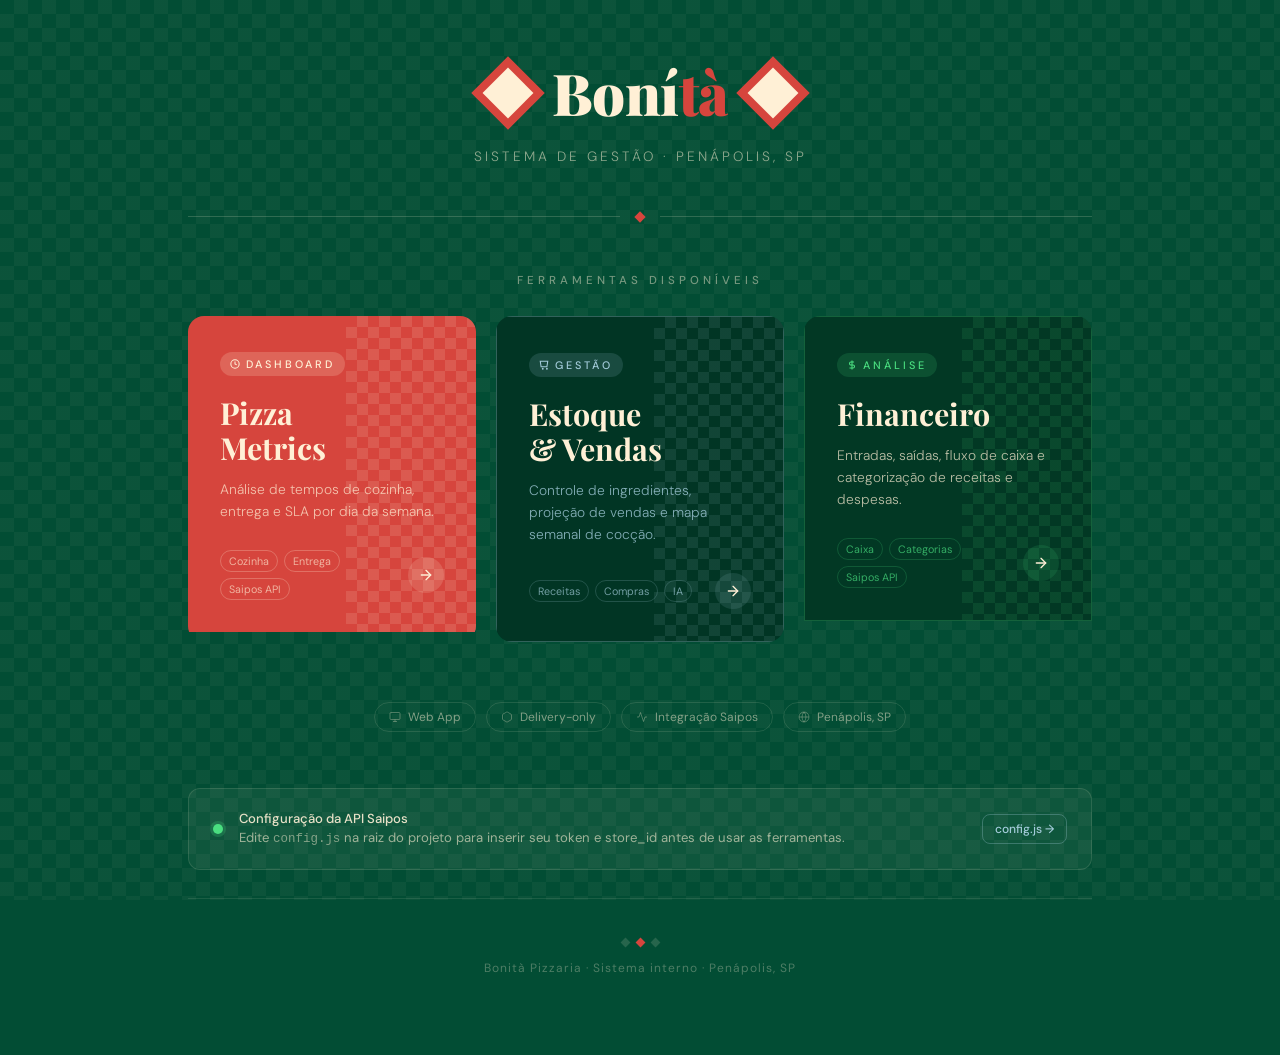
<file: index.html>
<!DOCTYPE html>
<html lang="pt-BR">
<head>
<meta charset="UTF-8">
<meta name="viewport" content="width=device-width, initial-scale=1.0">
<title>Bonità Pizzaria — Sistema</title>
<link rel="preconnect" href="https://fonts.googleapis.com">
<link rel="preconnect" href="https://fonts.gstatic.com" crossorigin>
<link href="https://fonts.googleapis.com/css2?family=Playfair+Display:wght@700;900&family=DM+Sans:wght@300;400;500&display=swap" rel="stylesheet">
<style>
  :root {
    --red:    #D6453D;
    --green:  #024D34;
    --cream:  #FFF0D6;
    --blue:   #A3CBD9;
    --green-dark: #013524;
    --green-mid:  #035e40;
    --checker-size: 28px;
  }

  *, *::before, *::after { box-sizing: border-box; margin: 0; padding: 0; }

  body {
    font-family: 'DM Sans', sans-serif;
    background-color: var(--green);
    color: var(--cream);
    min-height: 100vh;
    overflow-x: hidden;
  }

  /* ── CHECKER BACKGROUND ── */
  .checker-bg {
    position: fixed;
    inset: 0;
    background-image:
      repeating-conic-gradient(
        rgba(255,240,214,0.045) 0% 25%,
        transparent 0% 50%
      );
    background-size: var(--checker-size) var(--checker-size);
    pointer-events: none;
    z-index: 0;
  }

  /* ── LAYOUT ── */
  .page {
    position: relative;
    z-index: 1;
    max-width: 960px;
    margin: 0 auto;
    padding: 0 28px 80px;
  }

  /* ── HEADER ── */
  header {
    display: flex;
    flex-direction: column;
    align-items: center;
    padding: 64px 0 48px;
    text-align: center;
  }

  .logo-lockup {
    display: flex;
    align-items: center;
    gap: 18px;
    margin-bottom: 20px;
  }

  .logo-diamond {
    width: 52px;
    height: 52px;
    background: var(--red);
    transform: rotate(45deg);
    flex-shrink: 0;
    position: relative;
  }
  .logo-diamond::after {
    content: '';
    position: absolute;
    inset: 8px;
    background: var(--cream);
    transform: none;
  }

  .brand-name {
    font-family: 'Playfair Display', serif;
    font-size: clamp(2.4rem, 5vw, 3.6rem);
    font-weight: 900;
    color: var(--cream);
    letter-spacing: -0.5px;
    line-height: 1;
  }
  .brand-name span {
    color: var(--red);
  }

  .brand-tagline {
    font-size: 0.85rem;
    font-weight: 300;
    letter-spacing: 3px;
    text-transform: uppercase;
    color: rgba(255,240,214,0.55);
    margin-top: 6px;
  }

  /* ── DIVIDER ── */
  .divider {
    width: 100%;
    display: flex;
    align-items: center;
    gap: 16px;
    margin-bottom: 52px;
  }
  .divider-line {
    flex: 1;
    height: 1px;
    background: rgba(255,240,214,0.18);
  }
  .divider-diamond {
    width: 8px;
    height: 8px;
    background: var(--red);
    transform: rotate(45deg);
    flex-shrink: 0;
  }

  /* ── SECTION LABEL ── */
  .section-label {
    font-size: 0.72rem;
    font-weight: 500;
    letter-spacing: 4px;
    text-transform: uppercase;
    color: rgba(255,240,214,0.45);
    text-align: center;
    margin-bottom: 28px;
  }

  /* ── CARDS GRID ── */
  .cards-grid {
    display: grid;
    grid-template-columns: repeat(3, 1fr);
    gap: 20px;
    margin-bottom: 60px;
  }

  @media (max-width: 900px) {
    .cards-grid { grid-template-columns: 1fr 1fr; }
  }
  @media (max-width: 640px) {
    .cards-grid { grid-template-columns: 1fr; }
  }

  /* ── TOOL CARD ── */
  .tool-card {
    position: relative;
    border-radius: 16px;
    overflow: hidden;
    cursor: pointer;
    text-decoration: none;
    display: block;
    transition: transform 0.25s cubic-bezier(.22,.68,0,1.2), box-shadow 0.25s ease;
  }
  .tool-card:hover {
    transform: translateY(-6px) scale(1.01);
    box-shadow: 0 24px 60px rgba(0,0,0,0.35);
  }
  .tool-card:active { transform: translateY(-2px) scale(1.005); }

  .card-inner {
    padding: 36px 32px 32px;
    min-height: 280px;
    display: flex;
    flex-direction: column;
    justify-content: space-between;
    position: relative;
    overflow: hidden;
  }

  /* Card Coral — PizzaMetrics */
  .card-metrics .card-inner {
    background: var(--red);
  }
  .card-metrics .card-checker {
    position: absolute;
    right: 0; top: 0; bottom: 0;
    width: 45%;
    background-image:
      repeating-conic-gradient(
        rgba(255,240,214,0.12) 0% 25%,
        transparent 0% 50%
      );
    background-size: 22px 22px;
  }

  /* Card Blue — Estoque */
  .card-estoque .card-inner {
    background: var(--green-dark);
    border: 1px solid rgba(163,203,217,0.3);
  }
  .card-estoque .card-checker {
    position: absolute;
    right: 0; top: 0; bottom: 0;
    width: 45%;
    background-image:
      repeating-conic-gradient(
        rgba(163,203,217,0.10) 0% 25%,
        transparent 0% 50%
      );
    background-size: 22px 22px;
  }

  /* Card Verde — Financeiro */
  .card-financeiro .card-inner {
    background: #023824;
    border: 1px solid rgba(74,222,128,0.25);
  }
  .card-financeiro .card-checker {
    position: absolute;
    right: 0; top: 0; bottom: 0;
    width: 45%;
    background-image:
      repeating-conic-gradient(
        rgba(74,222,128,0.10) 0% 25%,
        transparent 0% 50%
      );
    background-size: 22px 22px;
  }
  .card-financeiro .card-tag {
    background: rgba(74,222,128,0.15);
    color: #4ade80;
  }
  .card-financeiro .pill {
    border-color: rgba(74,222,128,0.2);
    color: rgba(74,222,128,0.7);
  }
  .card-financeiro .card-arrow {
    background: rgba(74,222,128,0.12);
  }
  .card-financeiro:hover .card-arrow {
    background: rgba(74,222,128,0.22);
  }

  .card-tag {
    display: inline-flex;
    align-items: center;
    gap: 6px;
    font-size: 0.68rem;
    font-weight: 500;
    letter-spacing: 3px;
    text-transform: uppercase;
    padding: 5px 10px;
    border-radius: 20px;
    width: fit-content;
    position: relative;
    z-index: 1;
    margin-bottom: 20px;
  }
  .card-metrics .card-tag {
    background: rgba(255,240,214,0.18);
    color: var(--cream);
  }
  .card-estoque .card-tag {
    background: rgba(163,203,217,0.15);
    color: var(--blue);
  }

  .card-title {
    font-family: 'Playfair Display', serif;
    font-size: 1.9rem;
    font-weight: 700;
    color: var(--cream);
    line-height: 1.15;
    position: relative;
    z-index: 1;
    margin-bottom: 12px;
  }
  .card-estoque .card-title { color: var(--cream); }

  .card-desc {
    font-size: 0.86rem;
    font-weight: 300;
    color: rgba(255,240,214,0.72);
    line-height: 1.6;
    position: relative;
    z-index: 1;
    max-width: 220px;
  }
  .card-estoque .card-desc { color: rgba(163,203,217,0.8); }

  .card-footer {
    display: flex;
    align-items: center;
    justify-content: space-between;
    margin-top: 28px;
    position: relative;
    z-index: 1;
  }

  .card-pills {
    display: flex;
    gap: 6px;
    flex-wrap: wrap;
  }

  .pill {
    font-size: 0.67rem;
    font-weight: 400;
    padding: 3px 8px;
    border-radius: 20px;
    border: 1px solid rgba(255,240,214,0.25);
    color: rgba(255,240,214,0.65);
  }
  .card-estoque .pill {
    border-color: rgba(163,203,217,0.2);
    color: rgba(163,203,217,0.7);
  }

  .card-arrow {
    width: 36px;
    height: 36px;
    border-radius: 50%;
    display: flex;
    align-items: center;
    justify-content: center;
    flex-shrink: 0;
    transition: background 0.2s;
  }
  .card-metrics .card-arrow {
    background: rgba(255,240,214,0.15);
  }
  .card-metrics:hover .card-arrow {
    background: rgba(255,240,214,0.28);
  }
  .card-estoque .card-arrow {
    background: rgba(163,203,217,0.12);
  }
  .card-estoque:hover .card-arrow {
    background: rgba(163,203,217,0.22);
  }
  .card-arrow svg { color: var(--cream); }

  /* ── ICON BAR ── */
  .icon-bar {
    display: flex;
    justify-content: center;
    gap: 10px;
    flex-wrap: wrap;
    margin-bottom: 56px;
  }

  .icon-chip {
    display: flex;
    align-items: center;
    gap: 7px;
    font-size: 0.75rem;
    font-weight: 400;
    color: rgba(255,240,214,0.5);
    border: 1px solid rgba(255,240,214,0.12);
    border-radius: 20px;
    padding: 6px 14px;
  }
  .icon-chip svg { opacity: 0.6; }

  /* ── CONFIG BANNER ── */
  .config-banner {
    background: rgba(255,240,214,0.05);
    border: 1px solid rgba(255,240,214,0.12);
    border-radius: 12px;
    padding: 20px 24px;
    display: flex;
    align-items: center;
    gap: 16px;
    margin-bottom: 28px;
  }
  .config-dot {
    width: 10px; height: 10px;
    background: #4ade80;
    border-radius: 50%;
    flex-shrink: 0;
    box-shadow: 0 0 0 3px rgba(74,222,128,0.2);
    animation: pulse 2s ease-in-out infinite;
  }
  @keyframes pulse {
    0%,100% { box-shadow: 0 0 0 3px rgba(74,222,128,0.2); }
    50%      { box-shadow: 0 0 0 6px rgba(74,222,128,0.08); }
  }
  .config-text {
    font-size: 0.82rem;
    color: rgba(255,240,214,0.6);
    line-height: 1.5;
  }
  .config-text strong {
    color: rgba(255,240,214,0.9);
    font-weight: 500;
  }
  .config-link {
    margin-left: auto;
    font-size: 0.75rem;
    font-weight: 500;
    color: var(--blue);
    text-decoration: none;
    border: 1px solid rgba(163,203,217,0.3);
    padding: 6px 12px;
    border-radius: 8px;
    white-space: nowrap;
    transition: background 0.2s;
    flex-shrink: 0;
  }
  .config-link:hover { background: rgba(163,203,217,0.1); }

  /* ── FOOTER ── */
  footer {
    text-align: center;
    padding-top: 40px;
    border-top: 1px solid rgba(255,240,214,0.1);
  }
  .footer-diamonds {
    display: flex;
    align-items: center;
    justify-content: center;
    gap: 8px;
    margin-bottom: 14px;
  }
  .fd {
    width: 7px; height: 7px;
    transform: rotate(45deg);
  }
  .fd:nth-child(1) { background: rgba(255,240,214,0.15); }
  .fd:nth-child(2) { background: var(--red); }
  .fd:nth-child(3) { background: rgba(255,240,214,0.15); }
  .footer-text {
    font-size: 0.75rem;
    color: rgba(255,240,214,0.3);
    letter-spacing: 1px;
  }

  /* ── ENTRANCE ANIMATION ── */
  @keyframes fadeUp {
    from { opacity: 0; transform: translateY(20px); }
    to   { opacity: 1; transform: translateY(0); }
  }
  header         { animation: fadeUp 0.6s ease both; }
  .section-label { animation: fadeUp 0.6s ease 0.15s both; }
  .tool-card:nth-child(1) { animation: fadeUp 0.6s ease 0.25s both; }
  .tool-card:nth-child(2) { animation: fadeUp 0.6s ease 0.35s both; }
  .icon-bar       { animation: fadeUp 0.6s ease 0.45s both; }
  .config-banner  { animation: fadeUp 0.6s ease 0.5s both; }
  footer          { animation: fadeUp 0.6s ease 0.55s both; }
</style>
</head>
<body>

<div class="checker-bg"></div>

<div class="page">

  <!-- HEADER -->
  <header>
    <div class="logo-lockup">
      <div class="logo-diamond"></div>
      <div>
        <div class="brand-name">Boní<span>tà</span></div>
      </div>
      <div class="logo-diamond"></div>
    </div>
    <div class="brand-tagline">Sistema de Gestão · Penápolis, SP</div>
  </header>

  <!-- DIVIDER -->
  <div class="divider">
    <div class="divider-line"></div>
    <div class="divider-diamond"></div>
    <div class="divider-line"></div>
  </div>

  <!-- SECTION LABEL -->
  <p class="section-label">Ferramentas disponíveis</p>

  <!-- CARDS -->
  <div class="cards-grid">

    <!-- PIZZA METRICS -->
    <a href="pizza-metrics.html" class="tool-card card-metrics">
      <div class="card-inner">
        <div class="card-checker"></div>
        <div>
          <div class="card-tag">
            <svg width="10" height="10" viewBox="0 0 24 24" fill="none" stroke="currentColor" stroke-width="2.5"><circle cx="12" cy="12" r="10"/><polyline points="12 6 12 12 16 14"/></svg>
            Dashboard
          </div>
          <div class="card-title">Pizza<br>Metrics</div>
          <div class="card-desc">Análise de tempos de cozinha, entrega e SLA por dia da semana.</div>
        </div>
        <div class="card-footer">
          <div class="card-pills">
            <span class="pill">Cozinha</span>
            <span class="pill">Entrega</span>
            <span class="pill">Saipos API</span>
          </div>
          <div class="card-arrow">
            <svg width="16" height="16" viewBox="0 0 24 24" fill="none" stroke="currentColor" stroke-width="2" stroke-linecap="round" stroke-linejoin="round"><line x1="5" y1="12" x2="19" y2="12"/><polyline points="12 5 19 12 12 19"/></svg>
          </div>
        </div>
      </div>
    </a>

    <!-- ESTOQUE -->
    <a href="estoque.html" class="tool-card card-estoque">
      <div class="card-inner">
        <div class="card-checker"></div>
        <div>
          <div class="card-tag">
            <svg width="10" height="10" viewBox="0 0 24 24" fill="none" stroke="currentColor" stroke-width="2.5"><path d="M3 3h18l-2 13H5L3 3z"/><circle cx="9" cy="21" r="1"/><circle cx="19" cy="21" r="1"/></svg>
            Gestão
          </div>
          <div class="card-title">Estoque<br>&amp; Vendas</div>
          <div class="card-desc">Controle de ingredientes, projeção de vendas e mapa semanal de cocção.</div>
        </div>
        <div class="card-footer">
          <div class="card-pills">
            <span class="pill">Receitas</span>
            <span class="pill">Compras</span>
            <span class="pill">IA</span>
          </div>
          <div class="card-arrow">
            <svg width="16" height="16" viewBox="0 0 24 24" fill="none" stroke="currentColor" stroke-width="2" stroke-linecap="round" stroke-linejoin="round"><line x1="5" y1="12" x2="19" y2="12"/><polyline points="12 5 19 12 12 19"/></svg>
          </div>
        </div>
      </div>
    </a>

    <!-- FINANCEIRO -->
    <a href="financeiro.html" class="tool-card card-financeiro">
      <div class="card-inner">
        <div class="card-checker"></div>
        <div>
          <div class="card-tag">
            <svg width="10" height="10" viewBox="0 0 24 24" fill="none" stroke="currentColor" stroke-width="2.5"><line x1="12" y1="1" x2="12" y2="23"/><path d="M17 5H9.5a3.5 3.5 0 000 7h5a3.5 3.5 0 010 7H6"/></svg>
            Análise
          </div>
          <div class="card-title">Financeiro</div>
          <div class="card-desc">Entradas, saídas, fluxo de caixa e categorização de receitas e despesas.</div>
        </div>
        <div class="card-footer">
          <div class="card-pills">
            <span class="pill">Caixa</span>
            <span class="pill">Categorias</span>
            <span class="pill">Saipos API</span>
          </div>
          <div class="card-arrow">
            <svg width="16" height="16" viewBox="0 0 24 24" fill="none" stroke="currentColor" stroke-width="2" stroke-linecap="round" stroke-linejoin="round"><line x1="5" y1="12" x2="19" y2="12"/><polyline points="12 5 19 12 12 19"/></svg>
          </div>
        </div>
      </div>
    </a>

  </div>

  <!-- ICON BAR -->
  <div class="icon-bar">
    <div class="icon-chip">
      <svg width="12" height="12" viewBox="0 0 24 24" fill="none" stroke="currentColor" stroke-width="2"><rect x="2" y="3" width="20" height="14" rx="2"/><line x1="8" y1="21" x2="16" y2="21"/><line x1="12" y1="17" x2="12" y2="21"/></svg>
      Web App
    </div>
    <div class="icon-chip">
      <svg width="12" height="12" viewBox="0 0 24 24" fill="none" stroke="currentColor" stroke-width="2"><path d="M21 16V8a2 2 0 0 0-1-1.73l-7-4a2 2 0 0 0-2 0l-7 4A2 2 0 0 0 3 8v8a2 2 0 0 0 1 1.73l7 4a2 2 0 0 0 2 0l7-4A2 2 0 0 0 21 16z"/></svg>
      Delivery-only
    </div>
    <div class="icon-chip">
      <svg width="12" height="12" viewBox="0 0 24 24" fill="none" stroke="currentColor" stroke-width="2"><polyline points="22 12 18 12 15 21 9 3 6 12 2 12"/></svg>
      Integração Saipos
    </div>
    <div class="icon-chip">
      <svg width="12" height="12" viewBox="0 0 24 24" fill="none" stroke="currentColor" stroke-width="2"><circle cx="12" cy="12" r="10"/><line x1="2" y1="12" x2="22" y2="12"/><path d="M12 2a15.3 15.3 0 0 1 4 10 15.3 15.3 0 0 1-4 10 15.3 15.3 0 0 1-4-10 15.3 15.3 0 0 1 4-10z"/></svg>
      Penápolis, SP
    </div>
  </div>

  <!-- CONFIG BANNER -->
  <div class="config-banner">
    <div class="config-dot"></div>
    <div class="config-text">
      <strong>Configuração da API Saipos</strong><br>
      Edite <code style="font-size:0.78rem;opacity:0.8;">config.js</code> na raiz do projeto para inserir seu token e store_id antes de usar as ferramentas.
    </div>
    <a href="config.js" class="config-link">config.js →</a>
  </div>

  <!-- FOOTER -->
  <footer>
    <div class="footer-diamonds">
      <div class="fd"></div>
      <div class="fd"></div>
      <div class="fd"></div>
    </div>
    <div class="footer-text">Bonità Pizzaria · Sistema interno · Penápolis, SP</div>
  </footer>

</div>

</body>
</html>
</file>
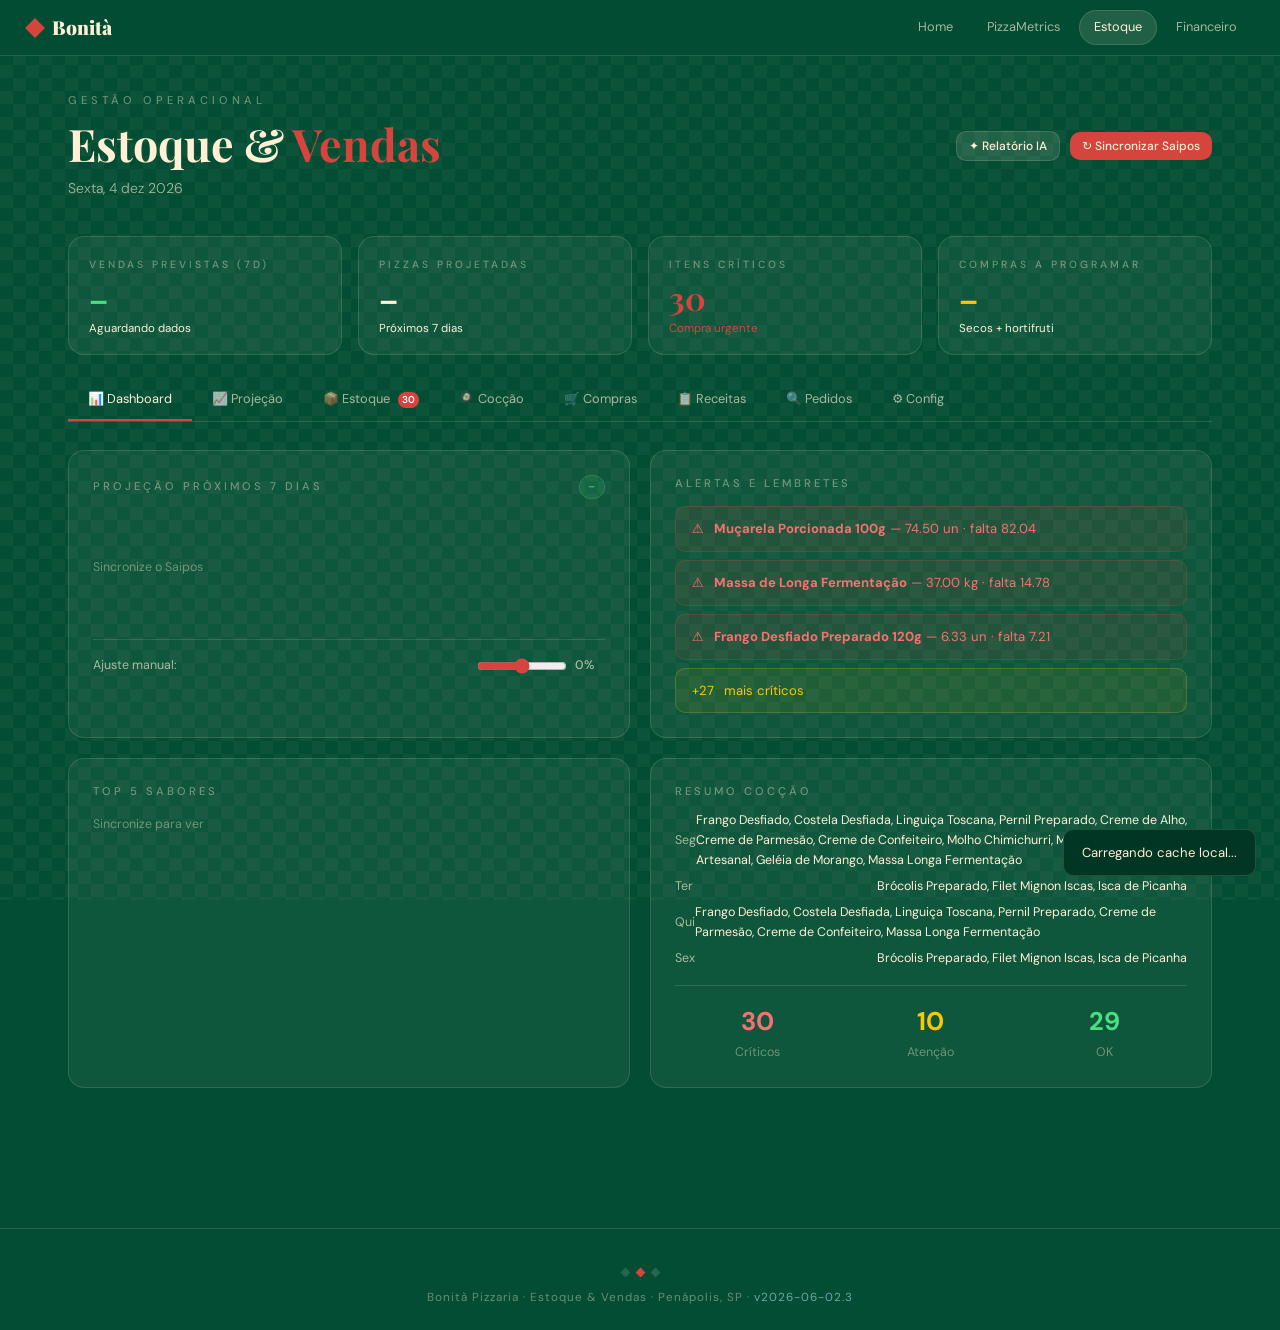
<file: estoque.html>
<!DOCTYPE html>
<html lang="pt-BR">
<head>
<meta charset="UTF-8">
<meta name="viewport" content="width=device-width, initial-scale=1.0">
<title>Estoque & Vendas — Bonità</title>
<link rel="stylesheet" href="style.css">
<script src="config.js"></script>
<style>
/* ── Extras específicos do Estoque — complementam style.css ── */

/* Nav tabs interna */
.inner-tabs {
  display: flex;
  gap: 0;
  border-bottom: 1px solid var(--border);
  margin-bottom: 28px;
  overflow-x: auto;
}
.inner-tab {
  padding: 11px 20px;
  font-size: .8rem;
  font-weight: 400;
  border: none;
  background: transparent;
  color: var(--text-muted);
  cursor: pointer;
  border-bottom: 2px solid transparent;
  white-space: nowrap;
  transition: all .18s;
  font-family: var(--font-body);
}
.inner-tab.active { color: var(--cream); border-bottom-color: var(--red); }
.inner-tab:hover  { color: var(--cream); }
.tab-badge-inner {
  display: inline-flex; align-items: center; justify-content: center;
  background: var(--red); color: white; font-size: 10px; font-weight: 600;
  min-width: 16px; height: 16px; border-radius: 8px; padding: 0 4px; margin-left: 5px;
}

/* Páginas internas */
.inner-page { display: none; }
.inner-page.active { display: block; }

/* Mini bar chart projeção */
.proj-bar-wrap { display: flex; gap: 6px; align-items: flex-end; height: 110px; }
.proj-bar-col  { flex: 1; display: flex; flex-direction: column; align-items: center; gap: 3px; }
.proj-bar {
  width: 100%; background: var(--green-light); border-radius: 3px 3px 0 0;
  transition: height .4s; min-height: 3px; opacity: .85;
}
.proj-bar.weekend { background: var(--red); opacity: .9; }
.proj-bar.hoje    { background: #fac800; }
.proj-bar-label { font-size: 9px; color: var(--text-faint); }
.proj-bar-value { font-size: 10px; font-weight: 500; color: var(--cream-dim); }

/* Barra de progresso */
.progress-bar { height: 5px; background: rgba(255,240,214,.1); border-radius: 3px; overflow: hidden; margin-top: 5px; }
.progress-fill { height: 100%; border-radius: 3px; transition: width .4s; }
.progress-fill.green { background: #4ade80; }
.progress-fill.red   { background: var(--red); }
.progress-fill.amber { background: #fac800; }

/* Cocção week grid */
.week-grid {
  display: grid;
  grid-template-columns: repeat(7, 1fr);
  gap: 10px;
  margin-bottom: 20px;
}
@media(max-width:700px){ .week-grid{ grid-template-columns: repeat(4,1fr); } }
.day-card { background: var(--bg-card); border: 1px solid var(--border); border-radius: var(--radius-md); overflow: hidden; }
.day-header {
  padding: 7px 8px; text-align: center; font-size: .6rem; font-weight: 500;
  letter-spacing: 2px; text-transform: uppercase; color: var(--text-faint);
  background: rgba(255,240,214,.04); border-bottom: 1px solid var(--border);
}
.day-header.today { background: var(--red); color: var(--cream); }
.day-items { padding: 8px; min-height: 70px; }
.cocao-item {
  background: rgba(250,200,0,.1); border: 1px solid rgba(250,200,0,.2);
  color: #fac800; border-radius: 5px; padding: 3px 6px; font-size: .68rem; margin-bottom: 3px;
}

/* Upload zone */
.upload-zone {
  border: 2px dashed var(--border); border-radius: var(--radius-lg);
  padding: 28px; text-align: center; cursor: pointer; transition: all .2s;
  background: rgba(255,240,214,.03);
}
.upload-zone:hover, .upload-zone.drag-over {
  border-color: var(--green-light); background: rgba(255,240,214,.06);
}
.upload-icon { font-size: 28px; margin-bottom: 6px; }
.upload-title { font-weight: 500; font-size: .85rem; color: var(--cream); margin-bottom: 3px; }
.upload-hint  { font-size: .73rem; color: var(--text-faint); }

/* AI Chat */
.ai-panel {
  background: var(--bg-card); border: 1px solid var(--border); border-radius: var(--radius-lg);
  display: flex; flex-direction: column; height: 400px;
}
.ai-panel-header {
  padding: 12px 16px; border-bottom: 1px solid var(--border);
  display: flex; align-items: center; gap: 8px;
}
.ai-dot { width: 7px; height: 7px; background: #4ade80; border-radius: 50%; animation: pulse 2s infinite; }
.ai-messages { flex: 1; overflow-y: auto; padding: 14px; display: flex; flex-direction: column; gap: 10px; }
.msg { max-width: 85%; padding: 9px 13px; border-radius: var(--radius-md); font-size: .82rem; line-height: 1.55; }
.msg-ai   { background: rgba(163,203,217,.1); color: var(--cream); align-self: flex-start; border: 1px solid rgba(163,203,217,.15); }
.msg-user { background: rgba(214,69,61,.15);  color: var(--cream); align-self: flex-end;   border: 1px solid rgba(214,69,61,.2); }
.msg-loading { background: rgba(163,203,217,.08); align-self: flex-start; padding: 12px 14px; }
.dot-typing span {
  display: inline-block; width: 5px; height: 5px; background: var(--blue);
  border-radius: 50%; animation: blink 1.2s infinite; margin: 0 2px;
}
.dot-typing span:nth-child(2) { animation-delay: .2s; }
.dot-typing span:nth-child(3) { animation-delay: .4s; }
@keyframes blink { 0%,80%,100%{opacity:.2} 40%{opacity:1} }
.ai-input-row { padding: 10px 12px; border-top: 1px solid var(--border); display: flex; gap: 8px; }
.ai-input {
  flex: 1; background: transparent; border: none; outline: none; color: var(--cream);
  font-family: var(--font-body); font-size: .82rem;
}
.ai-input::placeholder { color: var(--text-faint); }
.btn-send {
  background: var(--red); color: var(--cream); border: none; border-radius: var(--radius-sm);
  width: 30px; height: 30px; cursor: pointer; font-size: 1rem;
  display: flex; align-items: center; justify-content: center; transition: background .18s;
}
.btn-send:hover { background: var(--red-dark); }

/* Tabela interna */
.tbl-wrap { overflow-x: auto; border-radius: var(--radius-md); border: 1px solid var(--border); max-height: 480px; overflow-y: auto; }
.tbl { width: 100%; border-collapse: collapse; font-size: .82rem; }
.tbl th {
  padding: 9px 12px; font-size: .62rem; font-weight: 500; letter-spacing: 2px;
  text-transform: uppercase; color: var(--text-faint);
  border-bottom: 1px solid var(--border); text-align: left; position: sticky; top: 0;
  background: var(--green-dark);
}
.tbl td { padding: 8px 12px; border-bottom: 1px solid rgba(255,240,214,.05); color: var(--text-muted); vertical-align: middle; }
.tbl tr:last-child td { border-bottom: none; }
.tbl tr:hover td { background: var(--cream-faint); }

/* Config section */
.cfg-section {
  background: var(--bg-card); border: 1px solid var(--border);
  border-radius: var(--radius-lg); padding: 20px; margin-bottom: 16px;
}
.cfg-title {
  font-weight: 500; font-size: .82rem; margin-bottom: 14px;
  padding-bottom: 10px; border-bottom: 1px solid var(--border);
  display: flex; align-items: center; gap: 8px; color: var(--cream);
}

/* Status dot */
.sdot { width: 8px; height: 8px; border-radius: 50%; display: inline-block; }
.sdot.ok   { background: #4ade80; }
.sdot.warn { background: #fac800; }
.sdot.err  { background: var(--red); }

/* Separator */
.sep { height: 1px; background: var(--border); margin: 16px 0; }

/* Utilitários locais */
.bold { font-weight: 500; }
.small { font-size: .78rem; }
.grid-4 { display: grid; grid-template-columns: repeat(4,1fr); gap: 16px; }
.grid-3 { display: grid; grid-template-columns: repeat(3,1fr); gap: 14px; }
@media(max-width:900px){ .grid-4{ grid-template-columns: repeat(2,1fr); } }
@media(max-width:600px){ .grid-4,.grid-3{ grid-template-columns: 1fr; } }

/* ── Pedido drill-down ── */
.ped-row {
  border-bottom: 1px solid rgba(255,240,214,.06);
  transition: background .15s;
}
.ped-row:last-child { border-bottom: none; }
.ped-header {
  display: flex; align-items: center; gap: 10px;
  padding: 10px 16px; cursor: pointer; user-select: none;
}
.ped-header:hover { background: var(--cream-faint); }
.ped-chevron {
  font-size: .65rem; color: var(--text-faint);
  transition: transform .2s; flex-shrink: 0;
}
.ped-row.open .ped-chevron { transform: rotate(90deg); }
.ped-num   { font-weight: 600; font-size: .82rem; color: var(--cream); min-width: 52px; }
.ped-data  { font-size: .75rem; color: var(--text-faint); min-width: 110px; }
.ped-canal { min-width: 70px; }
.ped-valor { margin-left: auto; font-weight: 500; font-size: .82rem; color: #4ade80; }
.ped-status-dot {
  width: 7px; height: 7px; border-radius: 50%; flex-shrink: 0;
}
.ped-body { display: none; padding: 0 16px 12px 16px; }
.ped-row.open .ped-body { display: block; }

/* Item dentro do pedido */
.ped-item {
  background: rgba(255,240,214,.04);
  border: 1px solid var(--border);
  border-radius: var(--radius-md);
  margin-bottom: 8px;
  overflow: hidden;
}
.ped-item-header {
  display: flex; align-items: center; gap: 8px;
  padding: 8px 12px; cursor: pointer;
  background: rgba(255,240,214,.03);
  border-bottom: 1px solid transparent;
}
.ped-item.open .ped-item-header { border-bottom-color: var(--border); }
.ped-item-header:hover { background: rgba(255,240,214,.07); }
.ped-item-chevron { font-size: .6rem; color: var(--text-faint); transition: transform .15s; }
.ped-item.open .ped-item-chevron { transform: rotate(90deg); }
.ped-item-nome { font-size: .82rem; font-weight: 500; color: var(--cream); flex: 1; }
.ped-item-qtd  { font-size: .75rem; color: var(--text-faint); }
.ped-item-preco { font-size: .78rem; color: var(--cream-dim); }
.ped-choices { display: none; padding: 8px 12px; }
.ped-item.open .ped-choices { display: block; }
.ped-choice {
  display: flex; align-items: center; gap: 8px;
  padding: 5px 0; border-bottom: 1px solid rgba(255,240,214,.05);
  font-size: .78rem;
}
.ped-choice:last-child { border-bottom: none; }
.ped-choice-dot {
  width: 6px; height: 6px; border-radius: 50%;
  background: var(--red); flex-shrink: 0;
}
.ped-choice-nome  { flex: 1; color: var(--cream-dim); }
.ped-choice-preco { color: var(--text-faint); font-size: .72rem; }

/* Resumo barra */
.res-bar {
  display: flex; align-items: center; gap: 8px;
  padding: 7px 0; border-bottom: 1px solid rgba(255,240,214,.05);
  font-size: .78rem;
}
.res-bar:last-child { border-bottom: none; }
.res-bar-nome  { flex: 1; color: var(--cream-dim); }
.res-bar-count { min-width: 28px; text-align: right; font-weight: 500; color: var(--cream); }
.res-bar-pct   { min-width: 42px; text-align: right; color: var(--text-faint); }
.res-bar-fill-wrap { width: 80px; background: rgba(255,240,214,.08); border-radius: 2px; height: 5px; }
.res-bar-fill  { height: 100%; border-radius: 2px; background: var(--red); }

/* ── Day flags ── */
.day-flags { display: flex; gap: 6px; flex-wrap: wrap; }
.day-flag {
  width: 44px; height: 36px; border-radius: var(--radius-sm);
  border: 1px solid var(--border); background: transparent;
  color: var(--text-faint); font-family: var(--font-body);
  font-size: .75rem; font-weight: 400; cursor: pointer;
  transition: all .18s; user-select: none;
}
.day-flag:hover { border-color: var(--border-strong); color: var(--cream); }
.day-flag.active {
  background: var(--red); border-color: var(--red);
  color: var(--cream); font-weight: 500;
}
.day-flag[data-day="0"].active,
.day-flag[data-day="6"].active {
  background: var(--blue); border-color: var(--blue); color: var(--green-dark);
}
</style>
</head>
<body>
<div class="checker-bg"></div>

<!-- NAV GLOBAL -->
<nav class="bonita-nav">
  <a href="index.html" class="nav-brand">
    <div class="nav-diamond"></div>
    Bonità
  </a>
  <div class="nav-links">
    <a href="index.html" class="nav-link">Home</a>
    <a href="pizza-metrics.html" class="nav-link">PizzaMetrics</a>
    <a href="estoque.html" class="nav-link active">Estoque</a>
    <a href="financeiro.html" class="nav-link">Financeiro</a>
  </div>
</nav>

<main class="bonita-main">

  <!-- PAGE HEADER -->
  <div class="page-header fade-up">
    <div class="flex-between" style="flex-wrap:wrap;gap:12px">
      <div>
        <div class="page-header-eyebrow">Gestão operacional</div>
        <div class="page-header-title">Estoque &amp; <span>Vendas</span></div>
        <div class="page-header-desc" id="dash-semana-desc">Carregando dados...</div>
      </div>
      <div class="flex-gap">
        <button class="btn btn-secondary btn-sm" onclick="gerarRelatorioSemanal()">✦ Relatório IA</button>
        <button class="btn btn-primary btn-sm" onclick="syncSaipos()">↻ Sincronizar Saipos</button>
      </div>
    </div>
  </div>

  <!-- KPI CARDS -->
  <div class="kpi-grid" style="margin-bottom:24px">
    <div class="kpi-card">
      <div class="kpi-label">Vendas previstas (7d)</div>
      <div class="kpi-value green" id="kpi-vendas">–</div>
      <div class="kpi-delta" id="kpi-vendas-sub">Aguardando dados</div>
    </div>
    <div class="kpi-card">
      <div class="kpi-label">Pizzas projetadas</div>
      <div class="kpi-value" id="kpi-pizzas">–</div>
      <div class="kpi-delta" id="kpi-pizzas-sub">Próximos 7 dias</div>
    </div>
    <div class="kpi-card">
      <div class="kpi-label">Itens críticos</div>
      <div class="kpi-value red" id="kpi-criticos">–</div>
      <div class="kpi-delta bad">Compra urgente</div>
    </div>
    <div class="kpi-card">
      <div class="kpi-label">Compras a programar</div>
      <div class="kpi-value" style="color:#fac800" id="kpi-compras">–</div>
      <div class="kpi-delta">Secos + hortifruti</div>
    </div>
  </div>

  <!-- TABS INTERNAS -->
  <div class="inner-tabs">
    <button class="inner-tab active" onclick="showInnerPage('dashboard',this)" data-page="dashboard">📊 Dashboard</button>
    <button class="inner-tab" onclick="showInnerPage('projecao',this)" data-page="projecao">📈 Projeção</button>
    <button class="inner-tab" onclick="showInnerPage('estoque-pg',this)" data-page="estoque-pg">📦 Estoque <span class="tab-badge-inner" id="badge-estoque" style="display:none">!</span></button>
    <button class="inner-tab" onclick="showInnerPage('coccao',this)" data-page="coccao">🍳 Cocção</button>
    <button class="inner-tab" onclick="showInnerPage('compras',this)" data-page="compras">🛒 Compras</button>
    <button class="inner-tab" onclick="showInnerPage('receitas',this)" data-page="receitas">📋 Receitas</button>
    <button class="inner-tab" onclick="showInnerPage('pedidos',this)" data-page="pedidos">🔍 Pedidos</button>
    <button class="inner-tab" onclick="showInnerPage('config-pg',this)" data-page="config-pg">⚙ Config</button>
  </div>

  <!-- ══ DASHBOARD ══ -->
  <div class="inner-page active" id="page-dashboard">
    <div class="grid-2">
      <div class="card">
        <div class="card-title flex-between" style="margin-bottom:14px">
          <span>Projeção próximos 7 dias</span>
          <span class="badge badge-green" id="badge-tendencia">–</span>
        </div>
        <div class="proj-bar-wrap" id="mini-chart">
          <div class="faint small" style="align-self:center">Sincronize o Saipos</div>
        </div>
        <div class="sep"></div>
        <div class="flex-between small muted">
          <span>Ajuste manual:</span>
          <div class="flex-gap gap-8">
            <input type="range" id="ajuste-slider" min="-30" max="30" value="0" style="width:90px;accent-color:var(--red)" oninput="atualizarAjuste(this.value)">
            <span id="ajuste-label" class="bold" style="min-width:30px">0%</span>
          </div>
        </div>
      </div>
      <div class="card">
        <div class="card-title" style="margin-bottom:14px">Alertas e lembretes</div>
        <div id="alertas-container">
          <div class="alert alert-info">
            <span>ℹ</span>
            <span>Sincronize o Saipos e faça o upload do estoque para ativar os alertas.</span>
          </div>
        </div>
      </div>
    </div>
    <div class="grid-2" style="margin-top:20px">
      <div class="card">
        <div class="card-title" style="margin-bottom:14px">Top 5 sabores</div>
        <div id="top-sabores-container"><div class="faint small">Sincronize para ver</div></div>
      </div>
      <div class="card">
        <div class="card-title" style="margin-bottom:10px">Resumo cocção</div>
        <div id="coccao-resumo-container"><div class="faint small">Configure os preparados</div></div>
        <div id="card-estoque-resumo-dash" style="display:none; margin-top:16px">
          <div class="sep"></div>
          <div id="estoque-resumo-content-dash"></div>
        </div>
      </div>
    </div>
  </div>

  <!-- ══ PROJEÇÃO ══ -->
  <div class="inner-page" id="page-projecao">
    <div class="section-header">
      <div>
        <div class="section-title">Projeção de Vendas</div>
        <div class="section-desc">Análise histórica + ajustes manuais e IA</div>
      </div>
      <div class="flex-gap">
        <button class="btn btn-secondary btn-sm" onclick="gerarProjecao()">✦ Gerar com IA</button>
        <button class="btn btn-outline btn-sm" onclick="resetarAjustes()">Resetar ajustes</button>
      </div>
    </div>
    <div class="card" style="margin-bottom:20px">
      <div class="grid-3" style="gap:16px;margin-bottom:12px">
        <div>
          <label class="faint" style="font-size:.68rem;letter-spacing:2px;text-transform:uppercase;display:block;margin-bottom:5px">Variação geral</label>
          <div class="flex-gap">
            <input type="range" id="var-geral" min="-30" max="30" value="0" style="flex:1;accent-color:var(--red)" oninput="document.getElementById('var-geral-val').textContent=(this.value>0?'+':'')+this.value+'%'">
            <span id="var-geral-val" class="bold small" style="min-width:36px">0%</span>
          </div>
        </div>
        <div>
          <label class="faint" style="font-size:.68rem;letter-spacing:2px;text-transform:uppercase;display:block;margin-bottom:5px">Promoção mid-week</label>
          <div class="flex-gap">
            <input type="range" id="var-promo" min="0" max="50" value="0" style="flex:1;accent-color:var(--blue)" oninput="document.getElementById('var-promo-val').textContent='+'+this.value+'%'">
            <span id="var-promo-val" class="bold small" style="min-width:36px">+0%</span>
          </div>
        </div>
        <div>
          <label class="faint" style="font-size:.68rem;letter-spacing:2px;text-transform:uppercase;display:block;margin-bottom:5px">Evento especial</label>
          <input class="input-field" id="evento-especial" placeholder="Ex: Dia das Mães" style="height:32px;font-size:.8rem">
        </div>
      </div>
      <div class="flex-between small faint" style="margin-bottom:4px">
        <span>Início da semana:</span>
        <input type="date" id="semana-inicio" class="input-field" style="width:auto;height:28px;font-size:.78rem">
      </div>
    </div>
    <div class="card">
      <div class="flex-between" style="margin-bottom:12px">
        <div class="card-title" style="margin-bottom:0">Projeção por dia</div>
        <span class="badge badge-blue" id="total-projetado-badge">–</span>
      </div>
      <div class="tbl-wrap">
        <table class="tbl">
          <thead><tr><th>Dia</th><th>Data</th><th>Evento</th><th>Base histórica</th><th>Ajuste</th><th>Projetado</th><th>Confiança</th></tr></thead>
          <tbody id="tbody-projecao"><tr><td colspan="7" style="text-align:center;padding:28px;color:var(--text-faint)">Gere a projeção com IA</td></tr></tbody>
        </table>
      </div>
    </div>
    <div class="ai-panel" style="margin-top:20px">
      <div class="ai-panel-header">
        <div class="ai-dot"></div>
        <span class="bold small">Assistente de Projeção</span>
        <span class="faint small" style="margin-left:auto">Análise de vendas</span>
      </div>
      <div class="ai-messages" id="msgs-projecao">
        <div class="msg msg-ai">Olá! Sou o assistente de projeção da Bonità. Sincronize o Saipos para análises completas com histórico real.</div>
      </div>
      <div class="ai-input-row">
        <input class="ai-input" id="input-projecao" placeholder="Ex: Quais sabores vendem mais nas sextas?" onkeydown="if(event.key==='Enter')sendMsg('projecao')">
        <button class="btn-send" onclick="sendMsg('projecao')">↑</button>
      </div>
    </div>
  </div>

  <!-- ══ ESTOQUE ══ -->
  <div class="inner-page" id="page-estoque-pg">
    <div class="section-header">
      <div>
        <div class="section-title">Controle de Estoque</div>
        <div class="section-desc">Matéria-prima atual vs. necessidade 7 dias · dados sincronizados via Saipos</div>
      </div>
      <div class="flex-gap">
        <button class="btn btn-primary btn-sm" onclick="analisarEstoque()">✦ Analisar com IA</button>
      </div>
    </div>

    <div class="grid-2" style="margin-bottom:20px">
      <div>
        <div class="alert alert-danger" id="alert-estoque-status" style="margin-bottom:12px">
          <span>⚠</span>
          <span><strong id="nCrit-label">30 itens críticos</strong> — vão faltar nos próximos 7 dias.</span>
        </div>
        <div class="card" id="card-estoque-resumo">
          <div class="card-title" style="margin-bottom:12px">Resumo do estoque</div>
          <div id="estoque-resumo-content"></div>
        </div>
      </div>
      <div>
        <div class="bold small" style="margin-bottom:8px;color:var(--cream)">Ingredientes vs. necessidade 7 dias</div>
        <div class="tbl-wrap">
          <table class="tbl" id="tabela-estoque">
            <thead><tr><th>Ingrediente</th><th>Em estoque</th><th>Necessário (7d)</th><th>Saldo</th><th>Status</th></tr></thead>
            <tbody id="tbody-estoque"></tbody>
          </table>
        </div>
      </div>
    </div>
    <div class="ai-panel">
      <div class="ai-panel-header">
        <div class="ai-dot"></div>
        <span class="bold small">Assistente de Estoque</span>
      </div>
      <div class="ai-messages" id="msgs-estoque">
        <div class="msg msg-ai">Faça o upload do PDF com inventário e eu calculo o que falta para os próximos 7 dias, cruzando com a projeção e receitas.</div>
      </div>
      <div class="ai-input-row">
        <input class="ai-input" id="input-estoque" placeholder="Ex: O que falta para o fim de semana?" onkeydown="if(event.key==='Enter')sendMsg('estoque')">
        <button class="btn-send" onclick="sendMsg('estoque')">↑</button>
      </div>
    </div>
  </div>

  <!-- ══ COCÇÃO ══ -->
  <div class="inner-page" id="page-coccao">
    <div class="section-header">
      <div>
        <div class="section-title">Mapa de Cocção</div>
        <div class="section-desc">Preparados — minimizando sessões, respeitando validade</div>
      </div>
      <div class="flex-gap">
        <span class="badge badge-blue" id="badge-sessoes">– sessões</span>
        <button class="btn btn-primary btn-sm" onclick="gerarMapaCoccao()">✦ Gerar com IA</button>
      </div>
    </div>

    <!-- Sub-tabs cocção -->
    <div class="inner-tabs" style="margin-bottom:24px">
      <button class="inner-tab active" onclick="showCoccaoTab('preparados',this)">📋 Preparados</button>
      <button class="inner-tab" onclick="showCoccaoTab('agenda',this)">📅 Agenda da Semana</button>
    </div>

    <!-- Sub-page: Preparados -->
    <div id="coccao-tab-preparados">
      <div class="section-header">
        <div>
          <div class="section-title" style="font-size:1.1rem">Preparados cadastrados</div>
          <div class="section-desc">Itens que precisam ser pré-preparados na cozinha</div>
        </div>
        <button class="btn btn-secondary btn-sm" onclick="addPreparado()">+ Adicionar</button>
      </div>
      <div id="preparados-list" class="grid-3" style="gap:12px"></div>
      <div class="card" style="margin-top:16px">
        <div class="bold small" style="margin-bottom:8px">Conservação e temperatura</div>
        <div id="obs-conservacao" class="small faint" style="line-height:1.9">Gere o mapa com IA para ver recomendações de temperatura, validade e armazenamento.</div>
      </div>
    </div>

    <!-- Sub-page: Agenda -->
    <div id="coccao-tab-agenda" style="display:none">
      <div class="section-header">
        <div>
          <div class="section-title" style="font-size:1.1rem">Agenda semanal</div>
          <div class="section-desc">Distribuição otimizada por validade de cada preparado</div>
        </div>
      </div>
      <div class="week-grid" id="week-grid-coccao"></div>
    </div>
  </div>

  <!-- ══ COMPRAS ══ -->
  <div class="inner-page" id="page-compras">
    <div class="section-header">
      <div>
        <div class="section-title">Lista de Compras</div>
        <div class="section-desc">Gerada automaticamente pelo consumo projetado e estoque atual</div>
      </div>
      <button class="btn btn-primary btn-sm" onclick="gerarListaCompras()">✦ Gerar com IA</button>
    </div>
    <div class="grid-2" style="margin-bottom:20px">
      <div class="card">
        <div class="flex-between" style="margin-bottom:12px">
          <div>
            <div class="bold small">Secos e Molhados</div>
            <div class="faint" style="font-size:.72rem">Bispo / Mega G</div>
          </div>
          <span class="badge badge-cream" id="badge-secos">– itens</span>
        </div>
        <div class="tbl-wrap">
          <table class="tbl"><thead><tr><th>Item</th><th>Qtd</th><th>Unid.</th><th>Urgência</th></tr></thead>
          <tbody id="tbody-secos"><tr><td colspan="4" style="text-align:center;padding:20px;color:var(--text-faint)">Gere a lista com IA</td></tr></tbody></table>
        </div>
        <div class="flex-gap" style="margin-top:10px">
          <button class="btn btn-outline btn-sm" onclick="exportarLista('secos')">📋 Copiar</button>
          <button class="btn btn-outline btn-sm" onclick="imprimirLista('secos')">🖨 Imprimir</button>
        </div>
      </div>
      <div class="card">
        <div class="flex-between" style="margin-bottom:12px">
          <div>
            <div class="bold small">Hortifruti</div>
            <div class="faint" style="font-size:.72rem" id="hortifruti-frequencia">Minimizando visitas</div>
          </div>
          <span class="badge badge-green" id="badge-horti">– itens</span>
        </div>
        <div class="tbl-wrap">
          <table class="tbl"><thead><tr><th>Item</th><th>Qtd</th><th>Quando</th><th>Validade</th></tr></thead>
          <tbody id="tbody-horti"><tr><td colspan="4" style="text-align:center;padding:20px;color:var(--text-faint)">Gere a lista com IA</td></tr></tbody></table>
        </div>
        <div class="flex-gap" style="margin-top:10px">
          <button class="btn btn-outline btn-sm" onclick="exportarLista('horti')">📋 Copiar</button>
          <button class="btn btn-outline btn-sm" onclick="imprimirLista('horti')">🖨 Imprimir</button>
        </div>
      </div>
    </div>
    <div class="card">
      <div class="bold small" style="margin-bottom:10px">Cronograma sugerido de compras</div>
      <div id="cronograma-compras"><div class="faint small">Gere a lista para ver o cronograma otimizado.</div></div>
    </div>
  </div>

  <!-- ══ RECEITAS ══ -->
  <div class="inner-page" id="page-receitas">
    <div class="section-header">
      <div>
        <div class="section-title">Receitas das Pizzas</div>
        <div class="section-desc">Base de ingredientes por sabor — usada no cálculo de consumo</div>
      </div>
    </div>
    <div class="grid-2">
      <div>
        <div class="card">
          <div class="bold small" style="margin-bottom:8px">Receitas cadastradas</div>
          <div class="small faint" style="line-height:1.8">As fichas técnicas estão carregadas no sistema com nome do sabor, tamanho, ingredientes e quantidades. Use esses dados no cálculo de consumo da projeção.</div>
        </div>
      </div>
      <div class="card">
        <div class="flex-between" style="margin-bottom:12px">
          <div class="bold small">Receitas carregadas</div>
          <span class="badge badge-blue" id="badge-receitas">0 sabores</span>
        </div>
        <div id="lista-receitas"><div class="faint small">Carregando receitas reais...</div></div>
      </div>
    </div>
  </div>

  <!-- ══ PEDIDOS (CONFERÊNCIA) ══ -->
  <div class="inner-page" id="page-pedidos">
    <div class="section-header">
      <div>
        <div class="section-title">Conferência de Pedidos</div>
        <div class="section-desc">Pedidos reais da API · clique para ver grupos, sabores e opções</div>
      </div>
      <div class="flex-gap">
        <select id="ped-filtro-tipo" class="input-field" style="height:34px;font-size:.78rem" onchange="renderPedidos()">
          <option value="todos">Todos os tipos</option>
          <option value="Delivery">Delivery</option>
          <option value="Balcão">Balcão</option>
        </select>
        <input id="ped-busca" class="input-field" style="height:34px;font-size:.78rem;width:180px" placeholder="Buscar pedido..." oninput="renderPedidos()">
        <span class="badge badge-blue" id="badge-pedidos-count">– pedidos</span>
      </div>
    </div>

    <!-- Resumo por grupo/produto -->
    <div class="grid-2" style="margin-bottom:20px">
      <div class="card">
        <div class="card-title" style="margin-bottom:12px">Por grupo/tamanho</div>
        <div id="ped-resumo-grupos"></div>
      </div>
      <div class="card">
        <div class="card-title" style="margin-bottom:12px">Top sabores (choices)</div>
        <div id="ped-resumo-sabores"></div>
      </div>
    </div>

    <!-- Lista de pedidos com drill-down -->
    <div class="card" style="padding:0;overflow:hidden">
      <div style="padding:14px 16px;border-bottom:1px solid var(--border);display:flex;align-items:center;gap:12px">
        <span class="bold small">Pedidos individuais</span>
        <span class="faint small" id="ped-total-label">Sincronize para ver</span>
        <button class="btn btn-outline btn-sm" style="margin-left:auto" onclick="expandirTodos()">Expandir todos</button>
        <button class="btn btn-outline btn-sm" onclick="recolherTodos()">Recolher todos</button>
      </div>
      <div id="pedidos-lista" style="max-height:600px;overflow-y:auto"></div>
    </div>
  </div>

  <!-- ══ CONFIG ══ -->
  <div class="inner-page" id="page-config-pg">
    <div class="section-header">
      <div class="section-title">Configurações</div>
      <div class="section-desc">Integração Saipos, preparados, fornecedores e parâmetros</div>
    </div>
    <div class="cfg-section">
      <div class="cfg-title"><span class="sdot" id="dot-saipos"></span> Integração Saipos</div>
      <div class="grid-2">
        <div>
          <div style="margin-bottom:12px">
            <label class="faint" style="font-size:.68rem;letter-spacing:2px;text-transform:uppercase;display:block;margin-bottom:5px">URL Proxy (Google Apps Script)</label>
            <input class="input-field" id="cfg-saipos-url" placeholder="https://script.google.com/macros/s/...">
          </div>
          <div style="margin-bottom:12px">
            <label class="faint" style="font-size:.68rem;letter-spacing:2px;text-transform:uppercase;display:block;margin-bottom:5px">Token Bearer</label>
            <div class="flex-gap">
              <input class="input-field" id="cfg-saipos-token" type="password" placeholder="eyJhbGci...">
              <button class="btn btn-outline btn-sm" onclick="toggleToken()">👁</button>
            </div>
          </div>
          <div>
            <label class="faint" style="font-size:.68rem;letter-spacing:2px;text-transform:uppercase;display:block;margin-bottom:5px">Store ID</label>
            <input class="input-field" id="cfg-saipos-id" placeholder="76472">
          </div>
        </div>
        <div>
          <div style="margin-bottom:12px">
            <label class="faint" style="font-size:.68rem;letter-spacing:2px;text-transform:uppercase;display:block;margin-bottom:5px">Período de histórico</label>
            <select class="input-field" id="cfg-historico" style="height:40px">
              <option value="7">⚡ 7 dias (teste rápido)</option>
              <option value="30">Últimos 30 dias</option>
              <option value="60">Últimos 60 dias</option>
              <option value="90" selected>Últimos 90 dias</option>
              <option value="180">Últimos 6 meses</option>
              <option value="365">Último ano</option>
            </select>
          </div>
          <button class="btn btn-primary" style="width:100%;margin-top:8px" onclick="salvarSaipos()">💾 Salvar e testar conexão</button>
          <button class="btn btn-secondary btn-sm" style="width:100%;margin-top:6px" onclick="syncFull()">🔄 Full sync (${document.getElementById('cfg-historico')?.value||90} dias)</button>
          <div id="saipos-status-msg" class="small" style="display:none;margin-top:10px"></div>
        </div>
      </div>
    </div>
    <div class="cfg-section">
      <div class="cfg-title">🍳 Preparados (Cocção)</div>
      <div class="small muted" style="margin-bottom:12px">Itens que precisam ser preparados antecipadamente</div>
      <div id="cfg-preparados-list" style="margin-bottom:10px"></div>
      <button class="btn btn-secondary btn-sm" onclick="addPreparadoConfig()">+ Adicionar preparado</button>
    </div>
    <div class="cfg-section">
      <div class="cfg-title">🚚 Fornecedores</div>

      <!-- Fornecedor 1 -->
      <div style="margin-bottom:20px;padding-bottom:20px;border-bottom:1px solid var(--border)">
        <div class="grid-2" style="gap:12px;margin-bottom:12px">
          <div>
            <label class="faint" style="font-size:.68rem;letter-spacing:2px;text-transform:uppercase;display:block;margin-bottom:5px">Fornecedor principal (secos)</label>
            <input class="input-field" id="cfg-forn1" value="Bispo">
          </div>
          <div>
            <label class="faint" style="font-size:.68rem;letter-spacing:2px;text-transform:uppercase;display:block;margin-bottom:5px">Tipo</label>
            <select class="input-field" id="cfg-forn1-tipo" style="height:40px">
              <option value="secos" selected>Secos e molhados</option>
              <option value="hortifruti">Hortifruti</option>
              <option value="proteinas">Proteínas</option>
              <option value="embalagens">Embalagens</option>
              <option value="geral">Geral</option>
            </select>
          </div>
        </div>
        <label class="faint" style="font-size:.68rem;letter-spacing:2px;text-transform:uppercase;display:block;margin-bottom:8px">Dias de entrega</label>
        <div class="day-flags" id="dias-forn1">
          <button type="button" class="day-flag" data-day="0" onclick="toggleDayFlag(this,'dias-forn1')">Dom</button>
          <button type="button" class="day-flag" data-day="1" onclick="toggleDayFlag(this,'dias-forn1')">Seg</button>
          <button type="button" class="day-flag active" data-day="2" onclick="toggleDayFlag(this,'dias-forn1')">Ter</button>
          <button type="button" class="day-flag" data-day="3" onclick="toggleDayFlag(this,'dias-forn1')">Qua</button>
          <button type="button" class="day-flag active" data-day="4" onclick="toggleDayFlag(this,'dias-forn1')">Qui</button>
          <button type="button" class="day-flag" data-day="5" onclick="toggleDayFlag(this,'dias-forn1')">Sex</button>
          <button type="button" class="day-flag" data-day="6" onclick="toggleDayFlag(this,'dias-forn1')">Sáb</button>
        </div>
      </div>

      <!-- Fornecedor 2 -->
      <div style="margin-bottom:20px;padding-bottom:20px;border-bottom:1px solid var(--border)">
        <div class="grid-2" style="gap:12px;margin-bottom:12px">
          <div>
            <label class="faint" style="font-size:.68rem;letter-spacing:2px;text-transform:uppercase;display:block;margin-bottom:5px">Fornecedor secundário (secos)</label>
            <input class="input-field" id="cfg-forn2" value="Mega G">
          </div>
          <div>
            <label class="faint" style="font-size:.68rem;letter-spacing:2px;text-transform:uppercase;display:block;margin-bottom:5px">Tipo</label>
            <select class="input-field" id="cfg-forn2-tipo" style="height:40px">
              <option value="secos" selected>Secos e molhados</option>
              <option value="hortifruti">Hortifruti</option>
              <option value="proteinas">Proteínas</option>
              <option value="embalagens">Embalagens</option>
              <option value="geral">Geral</option>
            </select>
          </div>
        </div>
        <label class="faint" style="font-size:.68rem;letter-spacing:2px;text-transform:uppercase;display:block;margin-bottom:8px">Dias de entrega</label>
        <div class="day-flags" id="dias-forn2">
          <button type="button" class="day-flag" data-day="0" onclick="toggleDayFlag(this,'dias-forn2')">Dom</button>
          <button type="button" class="day-flag" data-day="1" onclick="toggleDayFlag(this,'dias-forn2')">Seg</button>
          <button type="button" class="day-flag" data-day="2" onclick="toggleDayFlag(this,'dias-forn2')">Ter</button>
          <button type="button" class="day-flag active" data-day="3" onclick="toggleDayFlag(this,'dias-forn2')">Qua</button>
          <button type="button" class="day-flag" data-day="4" onclick="toggleDayFlag(this,'dias-forn2')">Qui</button>
          <button type="button" class="day-flag active" data-day="5" onclick="toggleDayFlag(this,'dias-forn2')">Sex</button>
          <button type="button" class="day-flag" data-day="6" onclick="toggleDayFlag(this,'dias-forn2')">Sáb</button>
        </div>
      </div>

      <!-- Hortifruti -->
      <div>
        <div class="grid-2" style="gap:12px;margin-bottom:12px">
          <div>
            <label class="faint" style="font-size:.68rem;letter-spacing:2px;text-transform:uppercase;display:block;margin-bottom:5px">Hortifruti</label>
            <input class="input-field" id="cfg-forn-horti" value="Mercado local">
          </div>
          <div>
            <label class="faint" style="font-size:.68rem;letter-spacing:2px;text-transform:uppercase;display:block;margin-bottom:5px">Visitas por semana</label>
            <select class="input-field" id="cfg-horti-dias" style="height:40px">
              <option value="1">1x por semana</option>
              <option value="2" selected>2x por semana</option>
              <option value="3">3x por semana</option>
            </select>
          </div>
        </div>
        <label class="faint" style="font-size:.68rem;letter-spacing:2px;text-transform:uppercase;display:block;margin-bottom:8px">Dias de compra preferidos</label>
        <div class="day-flags" id="dias-horti">
          <button type="button" class="day-flag" data-day="0" onclick="toggleDayFlag(this,'dias-horti')">Dom</button>
          <button type="button" class="day-flag active" data-day="1" onclick="toggleDayFlag(this,'dias-horti')">Seg</button>
          <button type="button" class="day-flag" data-day="2" onclick="toggleDayFlag(this,'dias-horti')">Ter</button>
          <button type="button" class="day-flag" data-day="3" onclick="toggleDayFlag(this,'dias-horti')">Qua</button>
          <button type="button" class="day-flag active" data-day="4" onclick="toggleDayFlag(this,'dias-horti')">Qui</button>
          <button type="button" class="day-flag" data-day="5" onclick="toggleDayFlag(this,'dias-horti')">Sex</button>
          <button type="button" class="day-flag" data-day="6" onclick="toggleDayFlag(this,'dias-horti')">Sáb</button>
        </div>
      </div>

      <button class="btn btn-secondary btn-sm" style="margin-top:16px" onclick="salvarFornecedores()">💾 Salvar fornecedores</button>
    </div>
    <div class="cfg-section">
      <div class="cfg-title">✦ Parâmetros de Projeção</div>
      <div class="grid-3">
        <div>
          <label class="faint" style="font-size:.68rem;letter-spacing:2px;text-transform:uppercase;display:block;margin-bottom:5px">Aumento véspera feriado</label>
          <div class="flex-gap">
            <input type="range" id="cfg-feriado" min="0" max="50" value="20" style="flex:1;accent-color:var(--red)" oninput="document.getElementById('v-feriado').textContent=this.value+'%'">
            <span id="v-feriado" class="bold small" style="min-width:32px">20%</span>
          </div>
        </div>
        <div>
          <label class="faint" style="font-size:.68rem;letter-spacing:2px;text-transform:uppercase;display:block;margin-bottom:5px">Aumento 5° dia útil</label>
          <div class="flex-gap">
            <input type="range" id="cfg-pagto" min="0" max="40" value="15" style="flex:1;accent-color:var(--blue)" oninput="document.getElementById('v-pagto').textContent=this.value+'%'">
            <span id="v-pagto" class="bold small" style="min-width:32px">15%</span>
          </div>
        </div>
        <div>
          <label class="faint" style="font-size:.68rem;letter-spacing:2px;text-transform:uppercase;display:block;margin-bottom:5px">Redução mid-week normal</label>
          <div class="flex-gap">
            <input type="range" id="cfg-semana" min="0" max="30" value="10" style="flex:1;accent-color:var(--cream-dim)" oninput="document.getElementById('v-semana').textContent=this.value+'%'">
            <span id="v-semana" class="bold small" style="min-width:32px">10%</span>
          </div>
        </div>
      </div>
      <button class="btn btn-secondary btn-sm" style="margin-top:12px" onclick="salvarParametros()">💾 Salvar parâmetros</button>
    </div>
  </div>

</main>

<footer class="bonita-footer">
  <div class="footer-diamonds"><div class="fd"></div><div class="fd"></div><div class="fd"></div></div>
  <div class="footer-text">Bonità Pizzaria · Estoque &amp; Vendas · Penápolis, SP · <span style="color:var(--blue);opacity:.7">v2026-06-02.3</span></div>
</footer>

<div id="toast-container"></div>

<script>
// ══════════════════════════════════════════
// ABA PEDIDOS — CONFERÊNCIA COM DRILL-DOWN
// ══════════════════════════════════════════

// Referência: STATE.allSalesFull (pedidos completos com items[])
// populado em syncSaipos logo após o join

function renderPedidos() {
  const raw = STATE.allSalesFull || [];
  if (!raw.length) {
    document.getElementById('pedidos-lista').innerHTML =
      '<div style="padding:32px;text-align:center;color:var(--text-faint)">Sincronize o Saipos para ver os pedidos</div>';
    return;
  }

  const filtroTipo = document.getElementById('ped-filtro-tipo')?.value || 'todos';
  const busca = (document.getElementById('ped-busca')?.value || '').toLowerCase();

  const pedidos = raw.filter(r => {
    if (r.canceled === 'Y' || r.canceled === true) return false;
    const canal = r.partner_sale?.desc_partner_sale || (parseInt(r.id_sale_type)===1?'Delivery':'Balcão');
    if (filtroTipo !== 'todos' && !canal.includes(filtroTipo)) return false;
    if (busca) {
      const num = String(r.sale_number || r.id_sale || '');
      const itens = (r.sale_items||[]).map(i=>i.desc_sale_item||'').join(' ').toLowerCase();
      const choices = (r.sale_items||[]).flatMap(i=>(i.choices||[]).map(c=>c.desc_sale_item_choice||'')).join(' ').toLowerCase();
      if (!num.includes(busca) && !itens.includes(busca) && !choices.includes(busca)) return false;
    }
    return true;
  });

  // Badge
  document.getElementById('badge-pedidos-count').textContent = `${pedidos.length} pedidos`;
  document.getElementById('ped-total-label').textContent = `${pedidos.length} de ${raw.length} exibidos`;

  // Resumo grupos
  renderResumoGrupos(pedidos);
  renderResumoSabores(pedidos);

  // Lista drill-down
  const html = pedidos.slice(0, 200).map((r, idx) => {
    const canal = r.partner_sale?.desc_partner_sale || (parseInt(r.id_sale_type)===1?'Delivery':'Balcão');
    const dt = (r.created_at||'').slice(0,16).replace('T',' ');
    const valor = parseFloat(r.total_amount||0).toLocaleString('pt-BR',{minimumFractionDigits:2});
    const items = r.sale_items || [];
    const itemsHtml = items.map((item, ii) => {
      const choices = (item.choices||[]).filter(c=>c.deleted!=='Y');
      const choicesHtml = choices.length ? choices.map(c => `
        <div class="ped-choice">
          <div class="ped-choice-dot" style="background:${c.aditional_price>0?'#fac800':'var(--red)'}"></div>
          <div class="ped-choice-nome">${c.desc_sale_item_choice||'–'}</div>
          <div class="ped-choice-preco">${c.aditional_price>0?`+R$${c.aditional_price.toFixed(2)}`:'incluso'}</div>
        </div>`).join('') :
        '<div class="ped-choice"><div class="ped-choice-dot" style="background:var(--text-faint)"></div><div class="ped-choice-nome faint">Sem opções detalhadas</div></div>';

      return `<div class="ped-item" id="ped-item-${idx}-${ii}">
        <div class="ped-item-header" onclick="togglePedItem('ped-item-${idx}-${ii}')">
          <span class="ped-item-chevron">▶</span>
          <span class="ped-item-nome">${item.desc_sale_item||'Item sem nome'}</span>
          <span class="ped-item-qtd">× ${item.quantity||1}</span>
          <span class="ped-item-preco">R$ ${parseFloat(item.unit_price||0).toFixed(2)}</span>
          <span class="badge ${choices.length?'badge-blue':'badge-cream'}" style="font-size:.6rem;margin-left:4px">
            ${choices.length} opç${choices.length!==1?'ões':'ão'}
          </span>
        </div>
        <div class="ped-choices">${choicesHtml}</div>
      </div>`;
    }).join('') || '<div class="small faint" style="padding:8px 0">Sem itens detalhados neste pedido</div>';

    const dotColor = items.length > 0 ? '#4ade80' : '#fac800';
    return `<div class="ped-row" id="ped-row-${idx}">
      <div class="ped-header" onclick="togglePedRow('ped-row-${idx}')">
        <span class="ped-chevron">▶</span>
        <span class="ped-num">#${r.sale_number||r.id_sale}</span>
        <span class="ped-data">${dt}</span>
        <span class="ped-canal">
          <span class="badge ${canal.includes('iFood')?'badge-red':canal.includes('Delivery')?'badge-blue':'badge-cream'}" style="font-size:.62rem">${canal}</span>
        </span>
        <div class="ped-status-dot" style="background:${dotColor}" title="${items.length} itens"></div>
        <span class="small faint">${items.length} item${items.length!==1?'s':''}</span>
        <span class="ped-valor">R$ ${valor}</span>
      </div>
      <div class="ped-body">${itemsHtml}</div>
    </div>`;
  }).join('');

  document.getElementById('pedidos-lista').innerHTML = html ||
    '<div style="padding:24px;text-align:center;color:var(--text-faint)">Nenhum pedido encontrado</div>';
}

function renderResumoGrupos(pedidos) {
  const grupos = {};
  pedidos.forEach(r => {
    (r.sale_items||[]).forEach(item => {
      const g = item.desc_sale_item || 'Sem grupo';
      grupos[g] = (grupos[g]||0) + parseFloat(item.quantity||1);
    });
  });
  const arr = Object.entries(grupos).sort((a,b)=>b[1]-a[1]).slice(0,10);
  const max = arr[0]?.[1]||1;
  document.getElementById('ped-resumo-grupos').innerHTML = arr.map(([n,v]) => `
    <div class="res-bar">
      <div class="res-bar-nome">${n}</div>
      <div class="res-bar-fill-wrap"><div class="res-bar-fill" style="width:${(v/max*100).toFixed(0)}%"></div></div>
      <div class="res-bar-count">${v}</div>
      <div class="res-bar-pct">${(v/arr.reduce((s,[,x])=>s+x,0)*100).toFixed(1)}%</div>
    </div>`).join('') || '<div class="faint small">Sem dados</div>';
}

function renderResumoSabores(pedidos) {
  const sabores = {};
  pedidos.forEach(r => {
    (r.sale_items||[]).forEach(item => {
      (item.choices||[]).filter(c=>c.deleted!=='Y').forEach(c => {
        const s = c.desc_sale_item_choice || 'Sem nome';
        sabores[s] = (sabores[s]||0) + 0.5; // cada choice = 0.5 de uma pizza (2 sabores por pizza)
      });
    });
  });
  const arr = Object.entries(sabores).sort((a,b)=>b[1]-a[1]).slice(0,10);
  const total = arr.reduce((s,[,v])=>s+v,0)||1;
  const max = arr[0]?.[1]||1;
  document.getElementById('ped-resumo-sabores').innerHTML = arr.map(([n,v]) => `
    <div class="res-bar">
      <div class="res-bar-nome">${n}</div>
      <div class="res-bar-fill-wrap"><div class="res-bar-fill" style="width:${(v/max*100).toFixed(0)}%;background:var(--blue)"></div></div>
      <div class="res-bar-count">${v % 1 === 0 ? v : v.toFixed(1)}</div>
      <div class="res-bar-pct">${(v/total*100).toFixed(1)}%</div>
    </div>`).join('') || '<div class="faint small">Sem dados de sabores — itens sem choices</div>';
}

function togglePedRow(id) {
  document.getElementById(id)?.classList.toggle('open');
}
function togglePedItem(id) {
  document.getElementById(id)?.classList.toggle('open');
}
function expandirTodos() {
  document.querySelectorAll('#pedidos-lista .ped-row').forEach(r => r.classList.add('open'));
}
function recolherTodos() {
  document.querySelectorAll('#pedidos-lista .ped-row, #pedidos-lista .ped-item').forEach(r => r.classList.remove('open'));
}

// ══════════════════════════════════════════
// NAVEGAÇÃO INTERNA
// ══════════════════════════════════════════
function showInnerPage(page, btn) {
  document.querySelectorAll('.inner-page').forEach(p => p.classList.remove('active'));
  document.querySelectorAll('.inner-tabs > .inner-tab').forEach(t => t.classList.remove('active'));
  document.getElementById('page-' + page).classList.add('active');
  btn.classList.add('active');
  if (page === 'coccao') {
    // Abre sempre na sub-tab Preparados com cards visuais
    const firstBtn = document.querySelector('#page-coccao .inner-tab');
    showCoccaoTab('preparados', firstBtn);
  }
  if (page === 'config-pg') renderPreparadosConfig();
  if (page === 'pedidos')   renderPedidos();
}

function showCoccaoTab(tab, btn) {
  document.getElementById('coccao-tab-preparados').style.display = tab === 'preparados' ? 'block' : 'none';
  document.getElementById('coccao-tab-agenda').style.display     = tab === 'agenda'     ? 'block' : 'none';
  document.querySelectorAll('#page-coccao .inner-tab').forEach(t => t.classList.remove('active'));
  if (btn) btn.classList.add('active');
  if (tab === 'preparados') renderPreparadosCards();
  if (tab === 'agenda')     renderWeekGrid();
}

function renderPreparadosCards() {
  const preparados = STATE.preparados;
  const html = preparados.map((p, i) => {
    const valClass = p.validade_dias <= 2 ? 'badge-red' : p.validade_dias <= 4 ? 'badge-cream' : 'badge-green';
    const catColor = p.categoria === 'proteína' ? '#f87171'
                   : p.categoria === 'vegetal'  ? '#4ade80'
                   : p.categoria === 'molho'    ? 'var(--blue)'
                   : p.categoria === 'massa'    ? '#fac800'
                   : 'var(--cream-dim)';
    return `<div class="card" style="padding:16px;display:flex;flex-direction:column;gap:8px">
      <div class="flex-between">
        <div class="bold" style="color:var(--cream);font-size:.9rem">${p.nome}</div>
        <span class="badge ${valClass}">${p.validade_dias}d val.</span>
      </div>
      <div class="small" style="color:var(--cream-dim)">${p.qtd_base}</div>
      <div style="display:flex;align-items:center;gap:6px;margin-top:2px">
        <span style="width:8px;height:8px;border-radius:50%;background:${catColor};flex-shrink:0;display:inline-block"></span>
        <span class="small faint" style="text-transform:capitalize">${p.categoria}</span>
      </div>
    </div>`;
  }).join('');
  const list = document.getElementById('preparados-list');
  if (list) list.innerHTML = html || '<div class="faint small" style="padding:16px">Nenhum preparado cadastrado. Acesse ⚙ Config para adicionar.</div>';
}

// ══════════════════════════════════════════
// TOAST
// ══════════════════════════════════════════
function showToast(msg, type='info') {
  const t = document.createElement('div');
  t.className = `toast ${type==='success'?'success':type==='error'?'error':'info'}`;
  t.textContent = msg;
  document.getElementById('toast-container').appendChild(t);
  setTimeout(() => t.remove(), 3500);
}

// ══════════════════════════════════════════
// ESTADO GLOBAL
// ══════════════════════════════════════════
const STATE = {
  saipos: {
    // Configurações carregadas do config.js (window.BONITA_CONFIG)
    // Fallback para os valores hardcoded
    get gsUrl()   { return window.BONITA_CONFIG?.saipos?.gsUrl   || 'https://script.google.com/macros/s/AKfycbxG901rjjQiN50YDNWmScqH2hshcsKgLO8LgqyD08yvwURlrkDO3fW0v1HIeVC0bnoKlw/exec'; },
    get proxyUrl(){ return this.gsUrl; },
    get token()   { return window.BONITA_CONFIG?.saipos?.token   || 'eyJhbGciOiJIUzI1NiIsInR5cCI6IkpXVCJ9.eyJrZXkiOiI2YWE1MmQ2OC0zZWZiLTZlZWYtODYyOS00ZTNmMWU2MDJmNTgiLCJpYXQiOjE3NzkyODY2Nzh9.1XkX4VYKQT15YgNbbuTx-0q-PdaFLAz_I7ggPUmyjCI'; },
    get storeId() { return window.BONITA_CONFIG?.saipos?.storeId || '76472'; },
  },
  historico: [],
  estoque: [],
  estoqueReal: [],
  receitas: [],
  projecao: [],
  financeiro: [],
  allSalesFull: [],
  preparados: [{"nome": "Frango Desfiado", "validade_dias": 3, "qtd_base": "120g/porção (rendimento 84%)", "categoria": "proteína"}, {"nome": "Brócolis Preparado", "validade_dias": 2, "qtd_base": "120g/porção", "categoria": "vegetal"}, {"nome": "Costela Desfiada", "validade_dias": 3, "qtd_base": "80g/porção (rendimento 88,4%)", "categoria": "proteína"}, {"nome": "Filet Mignon Iscas", "validade_dias": 2, "qtd_base": "80g/porção", "categoria": "proteína"}, {"nome": "Linguiça Toscana", "validade_dias": 4, "qtd_base": "100g/porção (rendimento 61,6%)", "categoria": "proteína"}, {"nome": "Pernil Preparado", "validade_dias": 3, "qtd_base": "100g/porção (rendimento 88,4%)", "categoria": "proteína"}, {"nome": "Creme de Alho", "validade_dias": 5, "qtd_base": "conforme demanda", "categoria": "molho"}, {"nome": "Creme de Parmesão", "validade_dias": 4, "qtd_base": "conforme demanda", "categoria": "molho"}, {"nome": "Creme de Confeiteiro", "validade_dias": 3, "qtd_base": "conforme demanda", "categoria": "creme doce"}, {"nome": "Molho Chimichurri", "validade_dias": 7, "qtd_base": "conforme demanda", "categoria": "molho"}, {"nome": "Molho de Tomate Artesanal", "validade_dias": 5, "qtd_base": "conforme demanda", "categoria": "molho"}, {"nome": "Geléia de Morango", "validade_dias": 7, "qtd_base": "conforme demanda", "categoria": "doce"}, {"nome": "Massa Longa Fermentação", "validade_dias": 3, "qtd_base": "400g Grande / 200g Broto", "categoria": "massa"}, {"nome": "Isca de Picanha", "validade_dias": 2, "qtd_base": "conforme demanda", "categoria": "proteína"}],
  receitasCarregadas: true,
  ajuste_geral: 0,
  synced: false,
};

// ══════════════════════════════════════════
// NAVEGAÇÃO
// ══════════════════════════════════════════
function showPage(page) { // legacy compat → maps to inner tabs
  const btn = document.querySelector(`[data-page="${page}"]`) || document.querySelector(`[data-page="${page}-pg"]`);
  if (btn) btn.click();
}

// ══════════════════════════════════════════
// HEADER DATE
// ══════════════════════════════════════════
(function() {
  const now = new Date();
  const dias = ['Domingo','Segunda','Terça','Quarta','Quinta','Sexta','Sábado'];
  const meses = ['jan','fev','mar','abr','mai','jun','jul','ago','set','out','nov','dez'];
  const headerDate = document.getElementById('header-date');
  if (headerDate) headerDate.textContent =
    `${dias[now.getDay()]}, ${now.getDate()} ${meses[now.getMonth()]} ${now.getFullYear()}`;
  const descEl = document.getElementById('dash-semana-desc');
  if (descEl) descEl.textContent =
    `Semana de ${now.getDate()}/${now.getMonth()+1} — atualize os dados para ver as projeções`;
  const dateInput = document.getElementById('semana-inicio');
  if (dateInput) dateInput.value = now.toISOString().slice(0,10);
})();

// ══════════════════════════════════════════
// SAIPOS INTEGRATION
// ══════════════════════════════════════════
// ══════════════════════════════════════════════════════════
// SYNC SAIPOS — usa o mesmo proxy Apps Script do PizzaMetrics
// fetchEndpoint(gsUrl, token, endpoint, start, end, limit)
// Extrai search_sales: sabores, qtd, valor, data
// ══════════════════════════════════════════════════════════
async function fetchEndpointEstoque(gsUrl, token, endpoint, start, end, limit=1000, col='created_at'){
  const fmt = d => d.toISOString().slice(0,19);
  const bearerToken = token.startsWith('Bearer ') ? token : `Bearer ${token}`;
  const params = new URLSearchParams({ token: bearerToken, endpoint, col, start:fmt(start), end:fmt(end), limit });

  const maxRetries = 3;
  let lastError;
  for (let attempt = 0; attempt < maxRetries; attempt++) {
    try {
      const resp = await fetch(`${gsUrl}?${params}`);

      // 504/502 = timeout do Saipos — vale retry
      if (resp.status === 504 || resp.status === 502) {
        const body = await resp.text().catch(() => '');
        const err = new Error(`${endpoint} HTTP ${resp.status}: ${body.slice(0, 150)}`);
        err._retriable = true;
        throw err;
      }

      if (!resp.ok) {
        const body = await resp.text().catch(() => '');
        throw new Error(`${endpoint} HTTP ${resp.status}: ${body.slice(0, 200)}`);
      }

      const json = await resp.json();
      if (json === null || json === undefined) throw new Error(`${endpoint}: resposta vazia`);
      if (typeof json === 'object' && !Array.isArray(json) && json.error) {
        const errStr = String(json.error);
        const err = new Error(`Saipos ${endpoint}: ${errStr}`);
        err._retriable = errStr.includes('PGRST003') || errStr.includes('Timed out');
        throw err;
      }
      return Array.isArray(json) ? json : [];

    } catch(e) {
      lastError = e;
      const retriable = e._retriable ||
        (e.message || '').includes('PGRST003') ||
        (e.message || '').includes('Timed out') ||
        (e.message || '').includes('504') ||
        (e.message || '').includes('502');
      if (!retriable || attempt === maxRetries - 1) throw e;
      const wait = 1500 * Math.pow(2, attempt); // 1.5s, 3s, 6s
      console.warn(`⚠ ${endpoint} tentativa ${attempt+1} — aguardando ${wait}ms`);
      await new Promise(r => setTimeout(r, wait));
    }
  }
  throw lastError;
}

// Extrai tamanho da pizza do texto do produto
// Ex: "Pizza Gigante 8 Fatias" → "Gigante"
function extrairTamanho(texto) {
  if (!texto) return '';
  const t = texto.toLowerCase();
  if (t.includes('gigante'))    return 'Gigante';
  if (t.includes('grande'))     return 'Grande';
  if (t.includes('média') || t.includes('media')) return 'Média';
  if (t.includes('broto'))      return 'Broto';
  if (t.includes('pequena'))    return 'Pequena';
  return '';
}

let _syncRunning = false;

// ── Carrega do cache Sheets (rápido, sem chamar Saipos) ────
async function carregarCache() {
  const BC    = window.BONITA_CONFIG?.saipos;
  const gsUrl = BC?.gsUrl || document.getElementById('cfg-saipos-url')?.value?.trim() || '';
  const token = BC?.token || '';
  if (!gsUrl) return false;

  const bearer = token.startsWith('Bearer ') ? token : `Bearer ${token}`;

  try {
    showToast('Carregando cache local...', 'info');

    // Status do cache
    const statusResp = await fetch(`${gsUrl}?endpoint=cache_status`);
    const status = await statusResp.json();
    if (status.error || !status.ultima_sync) {
      showToast('Cache vazio — sincronize pela primeira vez', 'info');
      return false;
    }

    // Lê vendas e itens do cache em paralelo
    const [vendasResp, itensResp, estqResp] = await Promise.all([
      fetch(`${gsUrl}?endpoint=cache_read&tipo=vendas&dias=90`),
      fetch(`${gsUrl}?endpoint=cache_read&tipo=itens&dias=90`),
      fetch(`${gsUrl}?endpoint=cache_read&tipo=estoque`),
    ]);

    const vendas = await vendasResp.json();
    const itens  = await itensResp.json();
    const estq   = await estqResp.json();

    if (!Array.isArray(vendas) || vendas.length === 0) {
      showToast('Cache vazio — clique em Sincronizar', 'info');
      return false;
    }

    // Indexa itens por id_sale
    const itemsBySale = {};
    if (Array.isArray(itens)) {
      itens.forEach(item => {
        const sid = item.id_sale;
        if (!sid) return;
        if (!itemsBySale[sid]) itemsBySale[sid] = [];
        const choices = String(item.choices||'').split(' | ').filter(Boolean);
        itemsBySale[sid].push({
          desc_sale_item: item.desc_sale_item,
          quantity: item.quantity,
          unit_price: item.unit_price,
          choices: choices.map(c => ({ desc_sale_item_choice: c, deleted: 'N', aditional_price: 0 })),
        });
      });
    }

    // Dedup por id_sale — o delta sync pode gravar mais de uma linha para o
    // mesmo pedido na aba "vendas" (ex: quando o status muda de "Saiu para
    // entrega" para "Entregue" e o Apps Script grava uma nova linha em vez
    // de atualizar a existente). Sem isso, o pedido aparece 2x na lista e os
    // totais (ex: R$64,36 → R$128,72) ficam dobrados. Mantemos a última
    // ocorrência de cada id_sale (a mais recente).
    const vendasPorId = {};
    vendas.forEach(r => { if (r.id_sale) vendasPorId[r.id_sale] = r; });
    const vendasUnicas = Object.values(vendasPorId);

    // Monta allSalesFull e historico
    STATE.allSalesFull = vendasUnicas
      .filter(r => r.canceled !== 'Y' && r.canceled !== true)
      .map(r => ({ ...r, sale_items: itemsBySale[r.id_sale] || [] }))
      .sort((a,b) => String(b.created_at).localeCompare(String(a.created_at)));

    STATE.historico = [];
    STATE.allSalesFull.forEach(r => {
      const data = String(r.created_at||r.shift_date||'').slice(0,10);
      if (!data) return;
      const canal = r.canal || r.partner_name || 'Delivery';
      const items = r.sale_items || [];
      if (items.length > 0) {
        items.forEach(item => {
          const choices = (item.choices||[]).filter(c => c.deleted !== 'Y');
          if (choices.length > 0) {
            choices.forEach(c => {
              STATE.historico.push({ data, sabor: (c.desc_sale_item_choice||'').trim(),
                tamanho: extrairTamanho(item.desc_sale_item), qtd: parseFloat(item.quantity||1)/choices.length,
                valor: parseFloat(r.total_amount||0)/items.length, canal });
            });
          } else {
            STATE.historico.push({ data, sabor: (item.desc_sale_item||'').split(':')[0].trim(),
              tamanho: extrairTamanho(item.desc_sale_item), qtd: parseFloat(item.quantity||1),
              valor: parseFloat(r.total_amount||0)/items.length, canal });
          }
        });
      } else {
        STATE.historico.push({ data, sabor: '(sem detalhe)', tamanho: '', qtd: 1,
          valor: parseFloat(r.total_amount||0), canal });
      }
    });

    // Estoque real
    if (Array.isArray(estq) && estq.length > 0) {
      STATE.estoqueReal = estq.map(e => ({
        ingrediente: e.desc_store_ingredient, grupo: e.grupo,
        estoque: parseFloat(e.current_inventory||0), unidade: e.short_desc_unit_measure||'',
        custo_unit: parseFloat(e.average_cost||0), estoque_min: parseFloat(e.minimium_stock||0),
      }));
    }

    STATE.synced = true;
    const msg = document.getElementById('saipos-status-msg');
    if (msg) { msg.style.display='block'; msg.innerHTML=`<span style="color:#4ade80">✓ Cache carregado — ${vendas.length} vendas · última sync: ${status.ultima_sync}</span>`; }
    document.getElementById('dot-saipos').className = 'sdot ok';
    showToast(`✓ ${STATE.historico.length} registros do cache`, 'success');
    processarHistorico(STATE.historico);
    carregarEstoqueReal();
    return true;

  } catch(e) {
    console.warn('Cache indisponível:', e.message);
    return false;
  }
}

async function syncSaipos() {
  if (_syncRunning) { showToast('Sincronização já em andamento...', 'info'); return; }
  _syncRunning = true;

  const BC    = window.BONITA_CONFIG?.saipos;
  const gsUrl = document.getElementById('cfg-saipos-url')?.value?.trim()  || BC?.gsUrl  || '';
  const token = document.getElementById('cfg-saipos-token')?.value?.trim() || BC?.token  || '';

  if (!gsUrl || !token) {
    showToast('Configure o URL do proxy e o token em ⚙ Config', 'error');
    _syncRunning = false; return;
  }

  const bearer = token.startsWith('Bearer ') ? token : `Bearer ${token}`;
  showToast('Sincronizando delta com Saipos...', 'info');
  document.getElementById('dot-saipos').className = 'sdot warn';

  try {
    // Delta sync via Apps Script (grava no Sheets)
    const resp = await fetch(`${gsUrl}?endpoint=sync_delta&token=${encodeURIComponent(bearer)}`);
    const result = await resp.json();

    if (result.error) throw new Error(result.error);

    const msg = document.getElementById('saipos-status-msg');
    if (msg) {
      msg.style.display = 'block';
      msg.innerHTML = `<span style="color:#4ade80">✓ Delta sync: +${result.vendas} vendas, +${result.itens} itens${result.erros?.length ? ' · ' + result.erros.length + ' aviso(s)' : ''}</span>`;
    }
    showToast(`✓ Delta: +${result.vendas} vendas · carregando cache...`, 'success');

    // Após gravar no Sheets, lê tudo do cache atualizado
    await carregarCache();

  } catch(e) {
    console.warn('Sync erro:', e.message);
    document.getElementById('dot-saipos').className = 'sdot err';
    showToast(`Erro: ${e.message}`, 'error');
  } finally {
    _syncRunning = false;
  }
}

async function syncFull() {
  if (_syncRunning) { showToast('Sincronização já em andamento...', 'info'); return; }
  _syncRunning = true;

  const BC    = window.BONITA_CONFIG?.saipos;
  const gsUrl = BC?.gsUrl || '';
  const token = BC?.token || '';
  const bearer = token.startsWith('Bearer ') ? token : `Bearer ${token}`;
  const dias  = parseInt(document.getElementById('cfg-historico')?.value || 90);

  showToast(`Reescrevendo ${dias} dias... (pode demorar 1-2 min)`, 'info');

  try {
    const resp = await fetch(`${gsUrl}?endpoint=sync_full&token=${encodeURIComponent(bearer)}&dias=${dias}`);
    const result = await resp.json();
    if (result.error) throw new Error(result.error);
    showToast(`✓ Full sync: ${result.vendas} vendas, ${result.itens} itens`, 'success');
    await carregarCache();
  } catch(e) {
    showToast(`Erro: ${e.message}`, 'error');
  } finally {
    _syncRunning = false;
  }
}

function carregarDadosDemo() {
  // Dados históricos simulados para demonstração
  STATE.historico = gerarHistoricoDemo();
  STATE.synced = true;
  processarHistorico(STATE.historico);
  showToast('Dados demo carregados (configure o Saipos nas Configurações)', 'warning');
}

function gerarHistoricoDemo() {
  const sabores = ['Calabresa','Mussarela','Frango c/ Catupiry','4 Queijos','Portuguesa',
    'Margherita','Frango c/ Brócolis','Pepperoni','Napolitana','Carne Seca'];
  const tamanhos = ['P','M','G','GG'];
  const historico = [];
  const hoje = new Date();
  for (let d = 0; d < 90; d++) {
    const data = new Date(hoje - d * 86400000);
    const diaSemana = data.getDay(); // 0=dom, 6=sab
    const isWeekend = diaSemana === 0 || diaSemana === 5 || diaSemana === 6;
    const base = isWeekend ? 35 : 15;
    const qtd = Math.round(base + Math.random() * 15);
    for (let i = 0; i < qtd; i++) {
      const sabor = sabores[Math.floor(Math.random() * sabores.length)];
      const tam = tamanhos[Math.floor(Math.pow(Math.random(), 0.7) * tamanhos.length)];
      historico.push({ data: data.toISOString().slice(0,10), sabor, tamanho: tam, valor: tam==='G'?55:tam==='GG'?70:tam==='M'?45:35 });
    }
  }
  return historico;
}

function processarHistorico(hist) {
  // Agregar por sabor
  const porSabor = {};
  hist.forEach(item => {
    if (!porSabor[item.sabor]) porSabor[item.sabor] = 0;
    porSabor[item.sabor]++;
  });

  const topSabores = Object.entries(porSabor).sort((a,b)=>b[1]-a[1]).slice(0,5);
  const total = hist.length;
  const dias = new Set(hist.map(i=>i.data)).size || 1;
  const mediaDia = (total / dias).toFixed(1);

  // Média de pizzas POR DIA DA SEMANA — granularidade real
  const mediaPorDow = calcularMediaPorDow(hist);

  // Projeção próximos 7 dias usando média do dia da semana específico
  const projecao7 = gerarProjecao7dias(mediaPorDow);
  STATE.projecao = projecao7;
  STATE.mediaPorDow = mediaPorDow;
  const totalProj = projecao7.reduce((s,d)=>s+d.projetado,0);

  // Ticket médio real (R$ total / nº pedidos únicos)
  const pedidosUnicos = new Set(hist.map(i => i.data + '|' + (i.id_sale || ''))).size || hist.length;
  const totalReceita = hist.reduce((s,i) => s + (i.valor || 0), 0);
  const ticketMedio = totalReceita > 0 && pedidosUnicos > 0
    ? (totalReceita / pedidosUnicos)
    : 52;

  // KPIs
  document.getElementById('kpi-vendas').textContent = `R$ ${Math.round(totalProj * ticketMedio).toLocaleString('pt-BR')}`;
  document.getElementById('kpi-vendas-sub').textContent = `≈ R$${ticketMedio.toFixed(0)} ticket médio`;
  document.getElementById('kpi-pizzas').textContent = totalProj;
  document.getElementById('kpi-pizzas-sub').textContent = `Média ${(totalProj/7).toFixed(0)}/dia`;
  document.getElementById('kpi-compras').textContent = '2';

  // Tendência: compara últimas 2 semanas com 2 anteriores
  const tendencia = calcularTendencia(hist);
  const badge = document.getElementById('badge-tendencia');
  if (tendencia > 5)       { badge.textContent = `↑ +${tendencia.toFixed(0)}%`; badge.className = 'badge badge-green'; }
  else if (tendencia < -5) { badge.textContent = `↓ ${tendencia.toFixed(0)}%`;  badge.className = 'badge badge-red'; }
  else                     { badge.textContent = `→ Estável`;                   badge.className = 'badge badge-blue'; }

  // Mini chart
  renderMiniChart(projecao7);

  // Top sabores
  renderTopSabores(topSabores, total);

  // Tabela projeção
  renderTabelaProjecao(projecao7);
}

// Média de pizzas por dia da semana (0=Dom, 1=Seg, ..., 6=Sáb)
function calcularMediaPorDow(hist) {
  const porDow = [[], [], [], [], [], [], []];
  // Soma qtd real por data (qtd já dividido entre choices — soma = nº real de pizzas)
  const porData = {};
  hist.forEach(i => {
    if (!porData[i.data]) porData[i.data] = 0;
    porData[i.data] += parseFloat(i.qtd || 1);
  });
  // Distribui por dia da semana
  Object.entries(porData).forEach(([data, qtd]) => {
    const dow = new Date(data + 'T12:00:00').getDay();
    porDow[dow].push(qtd);
  });
  // Média por dia da semana
  return porDow.map(arr => arr.length ? arr.reduce((s,n)=>s+n,0) / arr.length : 0);
}

function calcularTendencia(hist) {
  const porData = {};
  hist.forEach(i => {
    if (!porData[i.data]) porData[i.data] = 0;
    porData[i.data] += parseFloat(i.qtd || 1);
  });
  const datas = Object.keys(porData).sort();
  if (datas.length < 28) return 0;
  const meio = Math.floor(datas.length / 2);
  const recente = datas.slice(meio).reduce((s,d) => s + porData[d], 0) / (datas.length - meio);
  const antigo  = datas.slice(0, meio).reduce((s,d) => s + porData[d], 0) / meio;
  return antigo > 0 ? ((recente - antigo) / antigo) * 100 : 0;
}

function gerarProjecao7dias(mediaPorDow) {
  const hoje = new Date();
  const dias = ['Dom','Seg','Ter','Qua','Qui','Sex','Sáb'];
  const res = [];
  for (let i = 0; i < 7; i++) {
    const d = new Date(hoje.getTime() + i * 86400000);
    const dSem = d.getDay();
    const base = mediaPorDow[dSem] || 0;
    const aj = 1 + STATE.ajuste_geral / 100;
    const isHoje = i === 0;
    const isWeekend = dSem === 0 || dSem === 5 || dSem === 6;
    res.push({
      dia: dias[dSem],
      data: d.toLocaleDateString('pt-BR', {day:'2-digit',month:'2-digit'}),
      projetado: Math.round(base * aj),
      base: Math.round(base),
      evento: '–',
      confianca: base > 0 ? (mediaPorDow[dSem] >= 10 ? 'Alta' : 'Média') : 'Sem dados',
      isWeekend,
      isHoje,
    });
  }
  return res;
}

// ══════════════════════════════════════════
// RENDERS
// ══════════════════════════════════════════
function renderMiniChart(projecao) {
  const max = Math.max(...projecao.map(d=>d.projetado)) || 1;
  const html = projecao.map(d => {
    const h = Math.max(4, Math.round((d.projetado / max) * 100));
    const cls = d.isHoje ? 'hoje' : d.isWeekend ? 'weekend' : '';
    const tip = `${d.dia} ${d.data}: ${d.projetado} pizzas (base hist. ${d.base})`;
    return `<div class="proj-bar-col" title="${tip}">
      <span class="proj-bar-value">${d.projetado}</span>
      <div class="proj-bar ${cls}" style="height:${h}px"></div>
      <span class="proj-bar-label">${d.dia}</span>
    </div>`;
  }).join('');
  document.getElementById('mini-chart').innerHTML = html;
}

function renderTopSabores(sabores, total) {
  const html = sabores.map(([nome,qtd], i) => {
    const pct = Math.round((qtd/total)*100);
    return `<div style="margin-bottom:12px">
      <div class="flex-between small" style="margin-bottom:4px">
        <span class="bold">${i+1}. ${nome}</span>
        <span class="muted">${qtd} pedidos (${pct}%)</span>
      </div>
      <div class="progress-bar">
        <div class="progress-fill green" style="width:${pct}%"></div>
      </div>
    </div>`;
  }).join('');
  document.getElementById('top-sabores-container').innerHTML = html;
}

function renderTabelaProjecao(projecao) {
  const total = projecao.reduce((s,d)=>s+d.projetado,0);
  document.getElementById('total-projetado-badge').textContent = `Total: ${total} pizzas`;
  const html = projecao.map(d => `
    <tr>
      <td class="bold">${d.dia}</td>
      <td>${d.data}</td>
      <td>${d.evento}</td>
      <td>${d.base}</td>
      <td><span class="badge ${STATE.ajuste_geral>0?'badge-green':STATE.ajuste_geral<0?'badge-red':'badge-gray'}">${STATE.ajuste_geral>0?'+':''}${STATE.ajuste_geral}%</span></td>
      <td class="bold">${d.projetado}</td>
      <td><span class="badge ${d.confianca==='Alta'?'badge-green':'badge-amber'}">${d.confianca}</span></td>
    </tr>`).join('');
  document.getElementById('tbody-projecao').innerHTML = html;
}

// ══════════════════════════════════════════
// MAPA DE COCÇÃO
// ══════════════════════════════════════════
function renderWeekGrid() {
  const hoje = new Date();
  const diaSemana = hoje.getDay();
  const dias = ['Dom','Seg','Ter','Qua','Qui','Sex','Sáb'];
  const preparados = STATE.preparados;

  // Algoritmo: distribuir preparados minimizando sessões
  // Regra: agrupa por validade - itens com menor validade vão mais próximo do uso (fds)
  const schedule = { 0:[], 1:[], 2:[], 3:[], 4:[], 5:[], 6:[] };

  // Molhos e itens de maior validade: preparar uma vez (segunda)
  // Proteínas validade 3: preparar seg + qui
  // Vegetais validade 2: preparar ter + sex
  preparados.forEach(p => {
    if (p.validade_dias >= 5) { schedule[1].push(p.nome); }
    else if (p.validade_dias >= 3) { schedule[1].push(p.nome); schedule[4].push(p.nome); }
    else { schedule[2].push(p.nome); schedule[5].push(p.nome); }
  });

  const totalSessoes = Object.values(schedule).filter(d=>d.length>0).length;
  document.getElementById('badge-sessoes').textContent = `${totalSessoes} sessões esta semana`;

  // Resumo no dashboard
  const resumo = Object.entries(schedule)
    .filter(([,items])=>items.length>0)
    .map(([d,items])=>`<div class="flex-between small" style="margin-bottom:6px">
      <span class="muted">${dias[d]}</span>
      <span>${items.join(', ')}</span>
    </div>`).join('');
  const cont = document.getElementById('coccao-resumo-container');
  if (cont) cont.innerHTML = resumo || '<span class="muted small">Configure os preparados</span>';

  const html = dias.map((dia, i) => {
    const isToday = i === diaSemana;
    const items = schedule[i];
    return `<div class="day-card">
      <div class="day-header ${isToday?'today':''}">${dia}</div>
      <div class="day-items">
        ${items.map(it=>`<div class="cocao-item">${it}</div>`).join('')}
        ${items.length===0?'<span style="font-size:11px;color:var(--text-muted)">—</span>':''}
      </div>
    </div>`;
  }).join('');
  document.getElementById('week-grid-coccao').innerHTML = html;

  document.getElementById('obs-conservacao').innerHTML = `
    <div class="grid-2" style="gap:10px; font-size:12px; line-height:1.7">
      <div><strong>Proteínas (frango, carne):</strong><br>Refrigerar ≤4°C. Validade 3 dias. Preparar seg + qui.</div>
      <div><strong>Vegetais (brócolis, etc.):</strong><br>Refrigerar ≤4°C. Validade 2 dias. Preparar ter + sex.</div>
      <div><strong>Molhos e bases:</strong><br>Refrigerar ≤4°C. Validade 5 dias. Preparar segunda-feira.</div>
      <div><strong>Queijos cremosos:</strong><br>Manter lacrado. Validade 4-5 dias. Preparar segunda-feira.</div>
    </div>`;
}

function renderPreparadosConfig() {
  const html = STATE.preparados.map((p,i)=>`
    <div class="flex-gap" style="margin-bottom:10px;flex-wrap:wrap">
      <input class="input-field" style="flex:2;min-width:160px" value="${p.nome}" placeholder="Nome do preparado" onchange="STATE.preparados[${i}].nome=this.value">
      <input class="input-field" style="width:130px;flex:none" value="${p.qtd_base}" placeholder="Qtd base" onchange="STATE.preparados[${i}].qtd_base=this.value">
      <input type="number" class="input-field" style="width:70px;flex:none" value="${p.validade_dias}" min="1" max="14" onchange="STATE.preparados[${i}].validade_dias=+this.value">
      <span class="small faint" style="white-space:nowrap;align-self:center">dias val.</span>
      <button class="btn btn-outline btn-sm" onclick="removerPreparado(${i})" style="color:#f87171;border-color:rgba(248,113,113,.3);flex:none">✕</button>
    </div>`).join('');
  document.getElementById('cfg-preparados-list').innerHTML = html;
}

function addPreparado() { addPreparadoConfig(); document.querySelector('[data-page="config-pg"]').click(); }
function addPreparadoConfig() {
  STATE.preparados.push({ nome: 'Novo preparado', validade_dias: 3, qtd_base: '1kg', categoria: 'outro' });
  renderPreparadosConfig();
}
function removerPreparado(i) {
  STATE.preparados.splice(i, 1);
  renderPreparadosConfig();
}

// ══════════════════════════════════════════
// AJUSTE MANUAL
// ══════════════════════════════════════════
function atualizarAjuste(v) {
  STATE.ajuste_geral = +v;
  document.getElementById('ajuste-label').textContent = v > 0 ? `+${v}%` : `${v}%`;
  if (STATE.projecao.length) {
    STATE.projecao = STATE.projecao.map(d => ({ ...d, projetado: Math.round(d.base * (1 + v/100)) }));
    renderMiniChart(STATE.projecao);
    renderTabelaProjecao(STATE.projecao);
  }
}

function resetarAjustes() {
  document.getElementById('var-geral').value = 0;
  document.getElementById('var-geral-val').textContent = '0%';
  document.getElementById('var-promo').value = 0;
  document.getElementById('var-promo-val').textContent = '+0%';
  document.getElementById('evento-especial').value = '';
  STATE.ajuste_geral = 0;
}

// ══════════════════════════════════════════
// AI CALLS (Anthropic API)
// ══════════════════════════════════════════
// AI_CONTEXTS — funções dinâmicas que capturam STATE no momento da chamada
function getAIContext(ctx) {
  const hist = STATE.historico || [];
  const proj = STATE.projecao  || [];
  const estq = STATE.estoqueReal?.length ? STATE.estoqueReal : STATE.estoque || [];

  // Resumo do histórico por dia da semana (evita enviar MB de dados)
  const porDia = {};
  hist.forEach(i => {
    if (!porDia[i.data]) porDia[i.data] = { qtd: 0, valor: 0 };
    porDia[i.data].qtd   += parseFloat(i.qtd || 1);
    porDia[i.data].valor += parseFloat(i.valor || 0);
  });
  const diasList = Object.entries(porDia)
    .sort(([a],[b]) => a.localeCompare(b))
    .map(([data, v]) => `${data}: ${Math.round(v.qtd)} pizzas, R$${v.valor.toFixed(0)}`);

  // Top sabores
  const sabores = {};
  hist.forEach(i => { if (i.sabor && i.sabor !== '(itens não carregados)') sabores[i.sabor] = (sabores[i.sabor]||0) + parseFloat(i.qtd||1); });
  const topSabores = Object.entries(sabores).sort((a,b)=>b[1]-a[1]).slice(0,15)
    .map(([s,q]) => `${s}: ${q.toFixed(1)}`).join(', ');

  const periodoMsg = diasList.length
    ? `Período: ${diasList[0]?.slice(0,10)} a ${diasList[diasList.length-1]?.slice(0,10)} (${diasList.length} dias, ${hist.length} registros)`
    : 'Histórico: não sincronizado ainda';

  const base = `Você é o assistente operacional da Bonità Pizzaria, delivery-only em Penápolis SP.
${periodoMsg}
Vendas por dia (resumo): ${diasList.slice(-60).join(' | ')}
Top sabores: ${topSabores || 'indisponível'}
Projeção próximos 7 dias: ${proj.map(d=>`${d.dia} ${d.data}: ${d.projetado} pizzas`).join(', ')}
Responda sempre em português, com dados reais quando disponíveis. Seja objetivo e prático.`;

  if (ctx === 'projecao') return base + `
Foco: análise de vendas, tendências, sazonalidade, efeito 5° dia útil, feriados.`;

  if (ctx === 'estoque') return base + `
Estoque atual (${estq.length} itens): ${JSON.stringify(estq.slice(0,25))}
Foco: alertas de ruptura, sugestões de compra, cálculo de consumo projetado.`;

  return base;
}

const MSG_HISTORY = { projecao: [], estoque: [] };

async function sendMsg(ctx) {
  const inputEl = document.getElementById(`input-${ctx}`);
  const text = inputEl.value.trim();
  if (!text) return;
  inputEl.value = '';

  const msgsEl = document.getElementById(`msgs-${ctx}`);
  msgsEl.innerHTML += `<div class="msg msg-user">${text}</div>`;
  msgsEl.innerHTML += `<div class="msg msg-loading" id="loading-${ctx}"><div class="dot-typing"><span></span><span></span><span></span></div></div>`;
  msgsEl.scrollTop = msgsEl.scrollHeight;

  MSG_HISTORY[ctx].push({ role: 'user', content: text });

  try {
    // Contexto gerado dinamicamente — captura STATE atual
    const systemPrompt = getAIContext(ctx);
    const reply = await askClaude(
      MSG_HISTORY[ctx].map(m => m.role + ': ' + m.content).join('\n'),
      systemPrompt
    );
    MSG_HISTORY[ctx].push({ role: 'assistant', content: reply });
    document.getElementById(`loading-${ctx}`)?.remove();
    msgsEl.innerHTML += `<div class="msg msg-ai">${reply.replace(/\n/g,'<br>')}</div>`;
    msgsEl.scrollTop = msgsEl.scrollHeight;
  } catch(e) {
    document.getElementById(`loading-${ctx}`)?.remove();
    msgsEl.innerHTML += `<div class="msg msg-ai" style="color:var(--red)">Erro ao contatar IA: ${e.message}</div>`;
    msgsEl.scrollTop = msgsEl.scrollHeight;
  }
}

// ══════════════════════════════════════════
// PROJEÇÃO COM IA
// ══════════════════════════════════════════
async function gerarProjecao() {
  const msgsEl = document.getElementById('msgs-projecao');
  const evento = document.getElementById('evento-especial').value;
  const varGeral = document.getElementById('var-geral').value;
  const varPromo = document.getElementById('var-promo').value;

  let prompt = `Gere uma projeção detalhada de vendas para os próximos 7 dias da Bonità Pizzaria.
    Variação geral aplicada: ${varGeral}%
    Promoção mid-week: +${varPromo}%
    Evento especial: ${evento || 'nenhum'}
    
    Baseie-se no histórico e considere:
    - Padrões de dia da semana (fds muito mais forte)
    - Efeito de feriados e vésperas
    - 5° dia útil como dia de pagamento dos assalariados
    
    Retorne uma análise em português com:
    1. Projeção por dia (quantidade de pizzas)
    2. Justificativa para dias atípicos
    3. Recomendações operacionais`;

  MSG_HISTORY.projecao.push({ role: 'user', content: prompt });
  msgsEl.innerHTML += `<div class="msg msg-user">Gerar projeção semanal completa</div>`;
  msgsEl.innerHTML += `<div class="msg msg-loading" id="loading-projecao"><div class="dot-typing"><span></span><span></span><span></span></div></div>`;
  msgsEl.scrollTop = msgsEl.scrollHeight;

  try {
    const reply = await askClaude(prompt, getAIContext('projecao'), 1000);
    MSG_HISTORY.projecao.push({ role: 'assistant', content: reply });
    document.getElementById('loading-projecao')?.remove();
    msgsEl.innerHTML += `<div class="msg msg-ai">${reply.replace(/\n/g,'<br>')}</div>`;
    msgsEl.scrollTop = msgsEl.scrollHeight;
  } catch(e) {
    document.getElementById('loading-projecao')?.remove();
    msgsEl.innerHTML += `<div class="msg msg-ai" style="background:var(--red-pale);color:var(--red)">Erro: ${e.message}</div>`;
  }

  if (!STATE.synced) carregarDadosDemo();
}

// ══════════════════════════════════════════
// ESTOQUE — processamento
// ══════════════════════════════════════════
async function processarEstoque(input) {
  const file = input.files[0];
  if (!file) return;
  document.getElementById('alert-estoque-status').innerHTML =
    `<span class="alert-icon">⏳</span><span>Processando ${file.name}...</span>`;
  document.getElementById('alert-estoque-status').className = 'alert alert-info';

  // Converter para base64 e enviar para IA
  const reader = new FileReader();
  reader.onload = async (e) => {
    const base64 = e.target.result.split(',')[1];
    const mediaType = file.type || 'application/pdf';

    try {
      const text = await askClaude(prompt, 'Você é o assistente da Bonità Pizzaria.', 1000);
      const clean = text.replace(/```json|```/g,'').trim();
      const parsed = JSON.parse(clean);
      STATE.estoque = parsed.itens || [];
      renderTabelaEstoque();
      document.getElementById('alert-estoque-status').innerHTML =
        `<span class="alert-icon">✓</span><span>${STATE.estoque.length} itens importados de ${file.name}</span>`;
      document.getElementById('alert-estoque-status').className = 'alert alert-success';
      document.getElementById('card-estoque-resumo').style.display = 'block';
      document.getElementById('kpi-criticos').textContent = STATE.estoque.filter(i=>i.status==='crítico').length || '–';
      showToast(`Estoque importado: ${STATE.estoque.length} itens`, 'success');
    } catch(err) {
      document.getElementById('alert-estoque-status').innerHTML =
        `<span class="alert-icon">⚠</span><span>Erro ao processar: ${err.message}. Tente novamente.</span>`;
      document.getElementById('alert-estoque-status').className = 'alert alert-danger';
    }
  };
  reader.readAsDataURL(file);
}

function renderTabelaEstoque() {
  const html = STATE.estoque.map(item => {
    // Calcular necessidade baseado na projeção (simplificado)
    const necessario = item.necessario || '–';
    const saldo = item.saldo || '–';
    const status = item.status || 'ok';
    const badgeCls = status==='crítico'?'badge-red':status==='atenção'?'badge-amber':'badge-green';
    const label = status==='crítico'?'Crítico':status==='atenção'?'Atenção':'OK';
    return `<tr>
      <td class="bold">${item.ingrediente}</td>
      <td>${item.quantidade} ${item.unidade}</td>
      <td>${necessario}</td>
      <td>${saldo}</td>
      <td><span class="badge ${badgeCls}">${label}</span></td>
    </tr>`;
  }).join('');
  document.getElementById('tbody-estoque').innerHTML = html || '<tr><td colspan="5" style="text-align:center;padding:20px;color:var(--text-muted)">Nenhum item</td></tr>';
}

async function analisarEstoque() {
  if (!STATE.estoque.length && !STATE.estoqueReal.length) {
    showToast('Sincronize o Saipos primeiro.', 'error'); return;
  }
  const msgsEl = document.getElementById('msgs-estoque');
  msgsEl.innerHTML += `<div class="msg msg-user">Analise o estoque atual e alerte sobre itens críticos para os próximos 7 dias</div>`;
  msgsEl.innerHTML += `<div class="msg msg-loading" id="loading-estoque"><div class="dot-typing"><span></span><span></span><span></span></div></div>`;
  msgsEl.scrollTop = msgsEl.scrollHeight;

  const estoqueAtual = STATE.estoqueReal.length ? STATE.estoqueReal : STATE.estoque;
  const projStr = JSON.stringify(STATE.projecao.map(d => ({ dia: d.dia, qtd: d.projetado })));
  const prompt = `Analise o estoque da Bonità Pizzaria e alerte sobre itens críticos.
Estoque atual (${estoqueAtual.length} ingredientes): ${JSON.stringify(estoqueAtual.slice(0, 30))}
Projeção próximos 7 dias: ${projStr}
Identifique: itens abaixo do mínimo, o que vai faltar, sugestão de compra urgente.`;

  try {
    const reply = await askClaude(prompt, getAIContext('estoque'), 1000);
    document.getElementById('loading-estoque')?.remove();
    msgsEl.innerHTML += `<div class="msg msg-ai">${reply.replace(/\n/g,'<br>')}</div>`;
    msgsEl.scrollTop = msgsEl.scrollHeight;
  } catch(e) {
    document.getElementById('loading-estoque')?.remove();
    msgsEl.innerHTML += `<div class="msg msg-ai" style="color:var(--red)">Erro: ${e.message}</div>`;
  }
}

// ══════════════════════════════════════════
// RECEITAS
// ══════════════════════════════════════════
async function processarReceitas(input) {
  const file = input.files[0];
  if (!file) return;

  const reader = new FileReader();
  reader.onload = async (e) => {
    const base64 = e.target.result.split(',')[1];
    const mediaType = file.type || 'application/pdf';

    try {
      const text = await askClaude(prompt, 'Você é o assistente da Bonità Pizzaria.', 1000);
      const clean = text.replace(/```json|```/g,'').trim();
      const parsed = JSON.parse(clean);
      STATE.receitas = parsed.receitas || [];

      document.getElementById('badge-receitas').textContent = `${STATE.receitas.length} sabores`;
      const html = STATE.receitas.map(r => `
        <div class="flex-between small" style="padding:8px 0; border-bottom:1px solid var(--border)">
          <span class="bold">${r.sabor}</span>
          <span class="muted">${r.tamanho} · ${r.ingredientes?.length || 0} ingredientes</span>
        </div>`).join('');
      document.getElementById('lista-receitas').innerHTML = html;
      showToast(`${STATE.receitas.length} receitas carregadas!`, 'success');
    } catch(err) {
      showToast('Erro ao processar receitas: ' + err.message, 'error');
    }
  };
  reader.readAsDataURL(file);
}

// ══════════════════════════════════════════
// LISTA DE COMPRAS
// ══════════════════════════════════════════
async function gerarListaCompras() {
  if (!STATE.projecao.length) {
    alert('Sincronize o Saipos primeiro para ter a projeção de vendas.');
    return;
  }

  showToast('Gerando lista com IA...', 'info');

  try {
    const prompt = `Gere uma lista de compras semanal para a Bonità Pizzaria delivery-only em Penápolis SP.
      
      Projeção de pizzas: ${JSON.stringify(STATE.projecao.map(d=>({dia:d.dia, qtd:d.projetado})))}
      Estoque atual: ${JSON.stringify(STATE.estoque.slice(0,20))}
      Receitas: ${JSON.stringify(STATE.receitas.slice(0,10))}
      Preparados: ${STATE.preparados.map(p=>p.nome).join(', ')}
      
      Retorne JSON:
      {
        "secos_molhados": [{"item":"nome","quantidade":0,"unidade":"kg/L/un","urgencia":"alta/media/baixa","fornecedor":"Bispo"}],
        "hortifruti": [{"item":"nome","quantidade":0,"unidade":"kg/un","quando_comprar":"Seg/Qua","validade_dias":3}],
        "cronograma": "texto com sugestão de dias para ir ao Bispo/Mega G e ao hortifruti"
      }`;

    const text = await askClaude(prompt, 'Você é o assistente da Bonità Pizzaria.', 1000);
    const clean = text.replace(/```json|```/g,'').trim();
    const lista = JSON.parse(clean);

    renderListaSecos(lista.secos_molhados || []);
    renderListaHorti(lista.hortifruti || []);
    if (lista.cronograma) {
      document.getElementById('cronograma-compras').innerHTML =
        `<p style="font-size:13px; line-height:1.7">${lista.cronograma.replace(/\n/g,'<br>')}</p>`;
    }
    document.getElementById('badge-secos').textContent = `${(lista.secos_molhados||[]).length} itens`;
    document.getElementById('badge-horti').textContent = `${(lista.hortifruti||[]).length} itens`;
    document.getElementById('kpi-compras').textContent = 2;
    showToast('Lista de compras gerada!', 'success');
  } catch(e) {
    showToast('Erro ao gerar lista: ' + e.message, 'error');
  }
}

function renderListaSecos(itens) {
  const html = itens.map(item => `<tr>
    <td>${item.item}</td>
    <td class="bold">${item.quantidade}</td>
    <td>${item.unidade}</td>
    <td><span class="badge ${item.urgencia==='alta'?'badge-red':item.urgencia==='media'?'badge-amber':'badge-green'}">${item.urgencia}</span></td>
  </tr>`).join('');
  document.getElementById('tbody-secos').innerHTML = html || '<tr><td colspan="4" style="text-align:center;padding:20px;color:var(--text-muted)">Nenhum item</td></tr>';
}

function renderListaHorti(itens) {
  const html = itens.map(item => `<tr>
    <td>${item.item}</td>
    <td class="bold">${item.quantidade} ${item.unidade}</td>
    <td><span class="badge badge-blue">${item.quando_comprar}</span></td>
    <td>${item.validade_dias}d</td>
  </tr>`).join('');
  document.getElementById('tbody-horti').innerHTML = html || '<tr><td colspan="4" style="text-align:center;padding:20px;color:var(--text-muted)">Nenhum item</td></tr>';
}

// ══════════════════════════════════════════
// GERAR MAPA DE COCÇÃO COM IA
// ══════════════════════════════════════════
async function gerarMapaCoccao() {
  if (!STATE.projecao.length) carregarDadosDemo();

  showToast('Otimizando mapa de cocção...', 'info');

  try {
    const prompt = `Você é especialista em gestão de cozinha de pizzaria. 
      Otimize o mapa de cocção semanal para a Bonità Pizzaria.
      
      Preparados: ${JSON.stringify(STATE.preparados)}
      Projeção de pizzas por dia: ${JSON.stringify(STATE.projecao.map(d=>({dia:d.dia,qtd:d.projetado})))}
      
      Objetivo: minimizar o número de sessões de cocção por semana, respeitando a validade de cada preparado.
      
      Retorne JSON:
      {"obs": "texto com observações gerais e dicas de conservação para cada preparado"}`;

    const text = await askClaude(prompt, 'Você é o assistente da Bonità Pizzaria.', 1000);
    const clean = text.replace(/```json|```/g,'').trim();
    const result = JSON.parse(clean);

    if (result.obs) {
      document.getElementById('obs-conservacao').innerHTML =
        `<p style="font-size:13px; line-height:1.7">${result.obs.replace(/\n/g,'<br>')}</p>`;
    }
    renderWeekGrid();
    showToast('Mapa de cocção otimizado!', 'success');
  } catch(e) {
    renderWeekGrid(); // usa lógica local
    showToast('Mapa gerado com lógica local', 'info');
  }
}

// ══════════════════════════════════════════
// RELATÓRIO SEMANAL
// ══════════════════════════════════════════
async function gerarRelatorioSemanal() {
  showToast('Gerando relatório...', 'info');
  const msg = `Gere um relatório executivo semanal da Bonità Pizzaria com base nos dados disponíveis.
    Projeção: ${JSON.stringify(STATE.projecao)}.
    Inclua: resumo do período, dias mais fortes, recomendações operacionais para esta semana.`;

  document.getElementById('msgs-projecao').innerHTML +=
    `<div class="msg msg-user">Gerar relatório semanal completo</div>
     <div class="msg msg-loading" id="loading-relatorio"><div class="dot-typing"><span></span><span></span><span></span></div></div>`;

  document.querySelector('[data-page="projecao"]').click();

  try {
    const reply = await askClaude(msg, 'Você é o assistente da Bonità Pizzaria.', 1000);
    document.getElementById('loading-relatorio')?.remove();
    const el = document.getElementById('msgs-projecao');
    el.innerHTML += `<div class="msg msg-ai">${reply.replace(/\n/g,'<br>')}</div>`;
    el.scrollTop = el.scrollHeight;
  } catch(e) {
    document.getElementById('loading-relatorio')?.remove();
  }
}

// ══════════════════════════════════════════
// CONFIGURAÇÕES
// ══════════════════════════════════════════
async function salvarSaipos() {
  STATE.saipos.proxyUrl = document.getElementById('cfg-saipos-url').value || STATE.saipos.proxyUrl;
  STATE.saipos.token    = document.getElementById('cfg-saipos-token').value || STATE.saipos.token;
  STATE.saipos.storeId  = document.getElementById('cfg-saipos-id').value || STATE.saipos.storeId;

  const msg = document.getElementById('saipos-status-msg');
  msg.style.display = 'block';
  msg.innerHTML = '<span style="color:#fac800">⏳ Configurando planilha cache...</span>';

  const gsUrl = STATE.saipos.proxyUrl;
  try {
    // Garante que a planilha existe
    const setupResp = await fetch(`${gsUrl}?endpoint=setup`);
    const setup = await setupResp.json();
    if (setup.ok) {
      msg.innerHTML = `<span style="color:#4ade80">✓ Planilha: ${setup.msg}</span>`;
      showToast('Planilha configurada! Sincronizando...', 'success');
      setTimeout(() => syncSaipos(), 500);
    } else {
      throw new Error(setup.error || 'Erro no setup');
    }
  } catch(e) {
    msg.innerHTML = `<span style="color:var(--red)">✗ ${e.message}</span>`;
    showToast('Erro: ' + e.message, 'error');
  }
}

function toggleDayFlag(btn, groupId) {
  btn.classList.toggle('active');
}

function getDiasAtivos(groupId) {
  return [...document.querySelectorAll(`#${groupId} .day-flag.active`)]
    .map(b => parseInt(b.dataset.day));
}

function salvarFornecedores() {
  STATE.fornecedores = {
    forn1:      document.getElementById('cfg-forn1')?.value || 'Bispo',
    forn1Tipo:  document.getElementById('cfg-forn1-tipo')?.value || 'secos',
    forn1Dias:  getDiasAtivos('dias-forn1'),
    forn2:      document.getElementById('cfg-forn2')?.value || 'Mega G',
    forn2Tipo:  document.getElementById('cfg-forn2-tipo')?.value || 'secos',
    forn2Dias:  getDiasAtivos('dias-forn2'),
    horti:      document.getElementById('cfg-forn-horti')?.value || 'Mercado local',
    hortiDias:  getDiasAtivos('dias-horti'),
    hortiFreq:  document.getElementById('cfg-horti-dias')?.value || '2',
  };
  showToast('Fornecedores salvos!', 'success');
}
function salvarParametros() { showToast('Parâmetros salvos!', 'success'); }
// ══════════════════════════════════════════
// CLAUDE VIA APPS SCRIPT PROXY
// Toda chamada de IA passa por aqui —
// a API key fica segura no Apps Script
// ══════════════════════════════════════════
async function askClaude(message, systemPrompt, maxTokens=1000) {
  const BC    = window.BONITA_CONFIG?.saipos;
  const gsUrl = BC?.gsUrl || document.getElementById('cfg-saipos-url')?.value?.trim() || '';
  if (!gsUrl) throw new Error('URL do proxy não configurada em ⚙ Config');

  const body = {
    endpoint:   'claude',
    message:    message,
    system:     systemPrompt || 'Você é o assistente da Bonità Pizzaria em Penápolis, SP. Responda sempre em português.',
    model:      'claude-sonnet-4-6',
    max_tokens: String(maxTokens),
  };

  let resp;
  try {
    // POST evita limite de URL para prompts longos
    resp = await fetch(gsUrl, {
      method:  'POST',
      headers: { 'Content-Type': 'application/json' },
      body:    JSON.stringify(body),
    });
  } catch(e) {
    // Fallback para GET se POST falhar (CORS em alguns ambientes)
    try {
      const params = new URLSearchParams({ ...body, message: message.slice(0, 2000) });
      resp = await fetch(`${gsUrl}?${params}`);
    } catch(e2) {
      throw new Error('Não foi possível contatar o proxy. Verifique a URL em ⚙ Config.');
    }
  }

  if (!resp.ok) throw new Error(`Proxy HTTP ${resp.status}`);
  const json = await resp.json();
  if (json.error) throw new Error(json.error);
  if (!json.text) throw new Error('Resposta vazia do Claude');
  return json.text;
}

function toggleToken() {
  const el = document.getElementById('cfg-saipos-token');
  el.type = el.type === 'password' ? 'text' : 'password';
}

async function diagnosticarEndpoints() {
  const BC    = window.BONITA_CONFIG?.saipos;
  const gsUrl = document.getElementById('cfg-saipos-url')?.value?.trim() || BC?.gsUrl || '';
  const token = document.getElementById('cfg-saipos-token')?.value?.trim() || BC?.token || '';

  if (!gsUrl || !token) { showToast('Preencha URL e token primeiro', 'error'); return; }

  const resultEl = document.getElementById('diag-result');
  resultEl.style.display = 'block';
  resultEl.textContent = '⏳ Testando endpoints... aguarde.\n';
  showToast('Diagnosticando...', 'info');

  const bearerToken = token.startsWith('Bearer ') ? token : `Bearer ${token}`;

  const now = new Date();
  const end   = new Date(now);
  const start = new Date(now); start.setDate(now.getDate() - 3);
  const fmt = d => d.toISOString().slice(0,19);

  // Fase 1: testa endpoints batch via discover_items
  try {
    const params = new URLSearchParams({
      token: bearerToken, endpoint: 'discover_items',
      start: fmt(start), end: fmt(end), limit: 1
    });
    const resp = await fetch(`${gsUrl}?${params}`);
    const json = await resp.json();

    let output = '=== ENDPOINTS BATCH (filtro de data) ===\n\n';
    for (const [ep, res] of Object.entries(json)) {
      output += `${res.status===200?'✅':'❌'} ${ep}: HTTP ${res.status}\n`;
      if (res.status === 200) output += `   ${res.sample.slice(0,100)}\n`;
    }

    // Fase 2: testa endpoint de itens por id_sale (pega um id real)
    output += '\n=== ENDPOINT POR ID DE PEDIDO ===\n\n';
    try {
      const salesParams = new URLSearchParams({
        token: bearerToken, endpoint: 'search_sales',
        col: 'created_at', start: fmt(start), end: fmt(end), limit: 1
      });
      const salesResp = await fetch(`${gsUrl}?${salesParams}`);
      const sales = await salesResp.json();
      const idSale = Array.isArray(sales) && sales[0]?.id_sale;

      if (idSale) {
        output += `Testando com id_sale: ${idSale}\n\n`;
        // Testa via Apps Script passando o id diretamente
        const endpointsId = [
          `sale_items_by_id&id_sale=${idSale}`,
          `search_sale_items_by_id&id_sale=${idSale}`,
        ];
        for (const ep of endpointsId) {
          try {
            const p2 = new URLSearchParams({ token: bearerToken, endpoint: ep, start: fmt(start), end: fmt(end), limit: 1 });
            const r2 = await fetch(`${gsUrl}?${p2}`);
            const j2 = await r2.json();
            output += `${Array.isArray(j2)&&j2.length?'✅':'❌'} ${ep}\n`;
            if (Array.isArray(j2) && j2[0]) output += `   Campos: ${Object.keys(j2[0]).join(', ')}\n`;
          } catch(e2) { output += `❌ ${ep}: ${e2.message}\n`; }
        }
        output += `\nid_sale para teste manual: ${idSale}\n`;
      }
    } catch(e) { output += `Erro ao buscar pedido: ${e.message}\n`; }

    resultEl.textContent = output;
    showToast('Diagnóstico concluído', 'success');
  } catch(e) {
    resultEl.textContent = `❌ Erro: ${e.message}\nVerifique se o Apps Script v5 foi implantado.`;
    showToast('Erro: ' + e.message, 'error');
  }
}

// ══════════════════════════════════════════
// EXPORT / PRINT
// ══════════════════════════════════════════
function exportarLista(tipo) {
  const tbody = document.getElementById(`tbody-${tipo}`);
  const rows = Array.from(tbody.querySelectorAll('tr')).map(tr =>
    Array.from(tr.querySelectorAll('td')).map(td => td.textContent.trim()).join('\t')
  ).join('\n');
  navigator.clipboard.writeText(rows).then(() => showToast('Lista copiada!', 'success'));
}

function imprimirLista(tipo) { window.print(); }

// ══════════════════════════════════════════
// DRAG & DROP
// ══════════════════════════════════════════
function handleDrop(event, tipo) {
  event.preventDefault();
  event.currentTarget.classList.remove('drag-over');
  const file = event.dataTransfer.files[0];
  if (!file) return;
  if (tipo === 'estoque') {
    const fakeInput = { files: [file] };
    processarEstoque(fakeInput);
  } else if (tipo === 'receitas') {
    const fakeInput = { files: [file] };
    processarReceitas(fakeInput);
  }
}

// ══════════════════════════════════════════
// TOAST
// ══════════════════════════════════════════
// (showToast já definida acima — duplicata removida)

// ══════════════════════════════════════════
// INIT
// ══════════════════════════════════════════
(function init() {
  renderWeekGrid();
  renderPreparadosConfig();
  // renderReceitasReais e carregarEstoqueReal são chamados no DOMContentLoaded
  // após RECEITAS_BONITA e ESTOQUE_BONITA serem declarados

  // Pré-preencher campos de config com credenciais já configuradas
  const elUrl = document.getElementById('cfg-saipos-url');
  const elId  = document.getElementById('cfg-saipos-id');
  if (elUrl) elUrl.value = STATE.saipos.proxyUrl;
  if (elId)  elId.value  = STATE.saipos.storeId;
  // token fica como password, não preenche por segurança de display

  document.getElementById('dot-saipos').className = 'status-dot warn';
  document.getElementById('badge-estoque').style.display = 'none';

  // Alertas iniciais
  const alertas = document.getElementById('alertas-container');
  alertas.innerHTML = `
    <div class="alert alert-info">
      <span class="alert-icon">🔄</span>
      <div><strong>Sincronizando com Saipos...</strong><br>Clique em "↻ Sincronizar Saipos" no topo para carregar o histórico de pedidos.</div>
    </div>
    <div class="alert alert-info">
      <span class="alert-icon">📄</span>
      <div><strong>Importe o estoque e as receitas</strong><br>Faça o upload dos arquivos para ativar os cálculos de consumo e lista de compras.</div>
    </div>`;

  // Auto-sync desativado — clique em "↻ Sincronizar Saipos" para carregar
  // setTimeout(() => syncSaipos(), 800);
})();

// ══════════════════════════════════════════
// RECEITAS — dados das fichas técnicas Bonità
// ══════════════════════════════════════════
const RECEITAS_BONITA = {
  "receitas": [
    {
      "sabor": "Abobrinha Siciliana",
      "tamanho": "Grande",
      "ingredientes": [
        {
          "nome": "Massa de Longa Fermentação",
          "quantidade": 0.4,
          "unidade": "kg"
        },
        {
          "nome": "Molho de Tomate Artesanal",
          "quantidade": 0.08,
          "unidade": "kg"
        },
        {
          "nome": "Muçarela (Rohden/Frimesa)",
          "quantidade": 0.2,
          "unidade": "kg"
        },
        {
          "nome": "Abobrinha Italiana",
          "quantidade": 0.2,
          "unidade": "kg"
        },
        {
          "nome": "Orégano",
          "quantidade": 0.004,
          "unidade": "kg"
        },
        {
          "nome": "Parmesão",
          "quantidade": 0.04,
          "unidade": "kg"
        },
        {
          "nome": "Champignon",
          "quantidade": 0.04,
          "unidade": "kg"
        },
        {
          "nome": "Tomate Cereja",
          "quantidade": 0.08,
          "unidade": "kg"
        },
        {
          "nome": "Caixa Pizza Grande 35cm",
          "quantidade": 1,
          "unidade": "un"
        }
      ]
    },
    {
      "sabor": "Abobrinha Siciliana",
      "tamanho": "Broto",
      "ingredientes": [
        {
          "nome": "Massa de Longa Fermentação",
          "quantidade": 0.2,
          "unidade": "kg"
        },
        {
          "nome": "Molho de Tomate Artesanal",
          "quantidade": 0.04,
          "unidade": "kg"
        },
        {
          "nome": "Muçarela (Rohden/Frimesa)",
          "quantidade": 0.1,
          "unidade": "kg"
        },
        {
          "nome": "Abobrinha Italiana",
          "quantidade": 0.1,
          "unidade": "kg"
        },
        {
          "nome": "Orégano",
          "quantidade": 0.004,
          "unidade": "kg"
        },
        {
          "nome": "Parmesão",
          "quantidade": 0.02,
          "unidade": "kg"
        },
        {
          "nome": "Champignon",
          "quantidade": 0.02,
          "unidade": "kg"
        },
        {
          "nome": "Tomate Cereja",
          "quantidade": 0.04,
          "unidade": "kg"
        },
        {
          "nome": "Caixa Pizza Broto 25cm",
          "quantidade": 1,
          "unidade": "un"
        }
      ]
    },
    {
      "sabor": "Atum Oriental",
      "tamanho": "Grande",
      "ingredientes": [
        {
          "nome": "Massa de Longa Fermentação",
          "quantidade": 0.4,
          "unidade": "kg"
        },
        {
          "nome": "Molho de Tomate Artesanal",
          "quantidade": 0.08,
          "unidade": "kg"
        },
        {
          "nome": "Muçarela Porcionada 100g",
          "quantidade": 2,
          "unidade": "un"
        },
        {
          "nome": "Orégano",
          "quantidade": 0.004,
          "unidade": "kg"
        },
        {
          "nome": "Atum",
          "quantidade": 0.34,
          "unidade": "kg"
        },
        {
          "nome": "Pepino Japonês",
          "quantidade": 0.04,
          "unidade": "kg"
        },
        {
          "nome": "Molho Tare",
          "quantidade": 0.02,
          "unidade": "kg"
        },
        {
          "nome": "Caixa Pizza Grande 35cm",
          "quantidade": 1,
          "unidade": "un"
        }
      ]
    },
    {
      "sabor": "Atum Oriental",
      "tamanho": "Broto",
      "ingredientes": [
        {
          "nome": "Massa de Longa Fermentação",
          "quantidade": 0.2,
          "unidade": "kg"
        },
        {
          "nome": "Molho de Tomate Artesanal",
          "quantidade": 0.04,
          "unidade": "kg"
        },
        {
          "nome": "Muçarela Porcionada 100g",
          "quantidade": 1,
          "unidade": "un"
        },
        {
          "nome": "Orégano",
          "quantidade": 0.004,
          "unidade": "kg"
        },
        {
          "nome": "Atum",
          "quantidade": 0.17,
          "unidade": "kg"
        },
        {
          "nome": "Pepino Japonês",
          "quantidade": 0.02,
          "unidade": "kg"
        },
        {
          "nome": "Molho Tare",
          "quantidade": 0.01,
          "unidade": "kg"
        },
        {
          "nome": "Caixa Pizza Broto 25cm",
          "quantidade": 1,
          "unidade": "un"
        }
      ]
    },
    {
      "sabor": "Banana Nevada",
      "tamanho": "Grande",
      "ingredientes": [
        {
          "nome": "Massa de Longa Fermentação",
          "quantidade": 0.4,
          "unidade": "kg"
        },
        {
          "nome": "Creme de Leite",
          "quantidade": 0.1,
          "unidade": "kg"
        },
        {
          "nome": "Banana",
          "quantidade": 0.3,
          "unidade": "kg"
        },
        {
          "nome": "Chocolate Branco Vabene",
          "quantidade": 0.24,
          "unidade": "kg"
        },
        {
          "nome": "Canela",
          "quantidade": 0.005,
          "unidade": "kg"
        },
        {
          "nome": "Caixa Pizza Grande 35cm",
          "quantidade": 1,
          "unidade": "un"
        }
      ]
    },
    {
      "sabor": "Banana Nevada",
      "tamanho": "Broto",
      "ingredientes": [
        {
          "nome": "Massa de Longa Fermentação",
          "quantidade": 0.2,
          "unidade": "kg"
        },
        {
          "nome": "Creme de Leite",
          "quantidade": 0.05,
          "unidade": "kg"
        },
        {
          "nome": "Banana",
          "quantidade": 0.15,
          "unidade": "kg"
        },
        {
          "nome": "Chocolate Branco Vabene",
          "quantidade": 0.12,
          "unidade": "kg"
        },
        {
          "nome": "Canela",
          "quantidade": 0.005,
          "unidade": "kg"
        },
        {
          "nome": "Caixa Pizza Broto 25cm",
          "quantidade": 1,
          "unidade": "un"
        }
      ]
    },
    {
      "sabor": "Banoffe de Banana",
      "tamanho": "Grande",
      "ingredientes": [
        {
          "nome": "Massa de Longa Fermentação",
          "quantidade": 0.4,
          "unidade": "kg"
        },
        {
          "nome": "Creme de Leite",
          "quantidade": 0.1,
          "unidade": "kg"
        },
        {
          "nome": "Banana",
          "quantidade": 0.3,
          "unidade": "kg"
        },
        {
          "nome": "Cream Cheese",
          "quantidade": 0.12,
          "unidade": "kg"
        },
        {
          "nome": "Cacau 50% em Pó",
          "quantidade": 0.01,
          "unidade": "kg"
        },
        {
          "nome": "Doce de Leite",
          "quantidade": 0.16,
          "unidade": "kg"
        },
        {
          "nome": "Canela",
          "quantidade": 0.01,
          "unidade": "kg"
        },
        {
          "nome": "Chocolate Preto",
          "quantidade": 0.16,
          "unidade": "kg"
        },
        {
          "nome": "Caixa Pizza Grande 35cm",
          "quantidade": 1,
          "unidade": "un"
        }
      ]
    },
    {
      "sabor": "Banoffe de Banana",
      "tamanho": "Broto",
      "ingredientes": [
        {
          "nome": "Massa de Longa Fermentação",
          "quantidade": 0.2,
          "unidade": "kg"
        },
        {
          "nome": "Creme de Leite",
          "quantidade": 0.05,
          "unidade": "kg"
        },
        {
          "nome": "Banana",
          "quantidade": 0.15,
          "unidade": "kg"
        },
        {
          "nome": "Cream Cheese",
          "quantidade": 0.06,
          "unidade": "kg"
        },
        {
          "nome": "Doce de Leite",
          "quantidade": 0.08,
          "unidade": "kg"
        },
        {
          "nome": "Cacau 50% em Pó",
          "quantidade": 0.01,
          "unidade": "kg"
        },
        {
          "nome": "Canela",
          "quantidade": 0.01,
          "unidade": "kg"
        },
        {
          "nome": "Chocolate Preto",
          "quantidade": 0.08,
          "unidade": "kg"
        },
        {
          "nome": "Caixa Pizza Broto 25cm",
          "quantidade": 1,
          "unidade": "un"
        }
      ]
    },
    {
      "sabor": "Borda de Muçarela",
      "tamanho": "Borda Grande",
      "ingredientes": [
        {
          "nome": "Muçarela (Rohden/Frimesa)",
          "quantidade": 0.2,
          "unidade": "kg"
        }
      ]
    },
    {
      "sabor": "Brócolis Gratinado",
      "tamanho": "Grande",
      "ingredientes": [
        {
          "nome": "Massa de Longa Fermentação",
          "quantidade": 0.4,
          "unidade": "kg"
        },
        {
          "nome": "Molho de Tomate Artesanal",
          "quantidade": 0.08,
          "unidade": "kg"
        },
        {
          "nome": "Bacon",
          "quantidade": 0.06,
          "unidade": "kg"
        },
        {
          "nome": "Orégano",
          "quantidade": 0.004,
          "unidade": "kg"
        },
        {
          "nome": "Muçarela (Rohden/Frimesa)",
          "quantidade": 0.2,
          "unidade": "kg"
        },
        {
          "nome": "Brócolis Preparado 120g",
          "quantidade": 2,
          "unidade": "un"
        },
        {
          "nome": "Alho Frito",
          "quantidade": 0.02,
          "unidade": "kg"
        },
        {
          "nome": "Parmesão",
          "quantidade": 0.04,
          "unidade": "kg"
        },
        {
          "nome": "Caixa Pizza Grande 35cm",
          "quantidade": 1,
          "unidade": "un"
        }
      ]
    },
    {
      "sabor": "Brócolis Gratinado",
      "tamanho": "Broto",
      "ingredientes": [
        {
          "nome": "Massa de Longa Fermentação",
          "quantidade": 0.2,
          "unidade": "kg"
        },
        {
          "nome": "Molho de Tomate Artesanal",
          "quantidade": 0.04,
          "unidade": "kg"
        },
        {
          "nome": "Muçarela (Rohden/Frimesa)",
          "quantidade": 0.1,
          "unidade": "kg"
        },
        {
          "nome": "Orégano",
          "quantidade": 0.004,
          "unidade": "kg"
        },
        {
          "nome": "Brócolis Preparado 120g",
          "quantidade": 1,
          "unidade": "un"
        },
        {
          "nome": "Bacon",
          "quantidade": 0.03,
          "unidade": "kg"
        },
        {
          "nome": "Parmesão",
          "quantidade": 0.02,
          "unidade": "kg"
        },
        {
          "nome": "Caixa Pizza Broto 25cm",
          "quantidade": 1,
          "unidade": "un"
        }
      ]
    },
    {
      "sabor": "Calabresa Tradicional",
      "tamanho": "Grande",
      "ingredientes": [
        {
          "nome": "Massa de Longa Fermentação",
          "quantidade": 0.4,
          "unidade": "kg"
        },
        {
          "nome": "Molho de Tomate Artesanal",
          "quantidade": 0.08,
          "unidade": "kg"
        },
        {
          "nome": "Muçarela Porcionada 100g",
          "quantidade": 2,
          "unidade": "un"
        },
        {
          "nome": "Calabresa Aurora (porcionada 90g)",
          "quantidade": 2,
          "unidade": "un"
        },
        {
          "nome": "Orégano",
          "quantidade": 0.004,
          "unidade": "kg"
        },
        {
          "nome": "Cebola",
          "quantidade": 0.08,
          "unidade": "kg"
        },
        {
          "nome": "Azeitona",
          "quantidade": 0.02,
          "unidade": "kg"
        },
        {
          "nome": "Caixa Pizza Grande 35cm",
          "quantidade": 1,
          "unidade": "un"
        }
      ]
    },
    {
      "sabor": "Calabresa Tradicional",
      "tamanho": "Broto",
      "ingredientes": [
        {
          "nome": "Massa de Longa Fermentação",
          "quantidade": 0.2,
          "unidade": "kg"
        },
        {
          "nome": "Molho de Tomate Artesanal",
          "quantidade": 0.04,
          "unidade": "kg"
        },
        {
          "nome": "Orégano",
          "quantidade": 0.002,
          "unidade": "kg"
        },
        {
          "nome": "Muçarela Porcionada 100g",
          "quantidade": 1,
          "unidade": "un"
        },
        {
          "nome": "Calabresa Aurora (porcionada 90g)",
          "quantidade": 1,
          "unidade": "un"
        },
        {
          "nome": "Cebola",
          "quantidade": 0.04,
          "unidade": "kg"
        },
        {
          "nome": "Azeitona",
          "quantidade": 0.03,
          "unidade": "kg"
        },
        {
          "nome": "Caixa Pizza Broto 25cm",
          "quantidade": 1,
          "unidade": "un"
        }
      ]
    },
    {
      "sabor": "Calabresa Suprema",
      "tamanho": "Grande",
      "ingredientes": [
        {
          "nome": "Massa de Longa Fermentação",
          "quantidade": 0.4,
          "unidade": "kg"
        },
        {
          "nome": "Molho de Tomate Artesanal",
          "quantidade": 0.08,
          "unidade": "kg"
        },
        {
          "nome": "Azeitona",
          "quantidade": 0.06,
          "unidade": "kg"
        },
        {
          "nome": "Bacon",
          "quantidade": 0.06,
          "unidade": "kg"
        },
        {
          "nome": "Pétalas de Cebola",
          "quantidade": 0.08,
          "unidade": "kg"
        },
        {
          "nome": "Barbecue",
          "quantidade": 0.04,
          "unidade": "L"
        },
        {
          "nome": "Alho Frito",
          "quantidade": 0.02,
          "unidade": "kg"
        },
        {
          "nome": "Muçarela Porcionada 100g",
          "quantidade": 2,
          "unidade": "un"
        },
        {
          "nome": "Caixa Pizza Grande 35cm",
          "quantidade": 1,
          "unidade": "un"
        }
      ]
    },
    {
      "sabor": "Calabresa Suprema",
      "tamanho": "Broto",
      "ingredientes": [
        {
          "nome": "Massa de Longa Fermentação",
          "quantidade": 0.2,
          "unidade": "kg"
        },
        {
          "nome": "Molho de Tomate Artesanal",
          "quantidade": 0.04,
          "unidade": "kg"
        },
        {
          "nome": "Orégano",
          "quantidade": 0.04,
          "unidade": "kg"
        },
        {
          "nome": "Azeitona",
          "quantidade": 0.03,
          "unidade": "kg"
        },
        {
          "nome": "Bacon",
          "quantidade": 0.03,
          "unidade": "kg"
        },
        {
          "nome": "Pétalas de Cebola",
          "quantidade": 0.04,
          "unidade": "kg"
        },
        {
          "nome": "Barbecue",
          "quantidade": 0.02,
          "unidade": "L"
        },
        {
          "nome": "Muçarela Porcionada 100g",
          "quantidade": 1,
          "unidade": "un"
        },
        {
          "nome": "Caixa Pizza Broto 25cm",
          "quantidade": 1,
          "unidade": "un"
        }
      ]
    },
    {
      "sabor": "Calabria Especial",
      "tamanho": "Grande",
      "ingredientes": [
        {
          "nome": "Massa de Longa Fermentação",
          "quantidade": 0.4,
          "unidade": "kg"
        },
        {
          "nome": "Molho de Tomate Artesanal",
          "quantidade": 0.08,
          "unidade": "kg"
        },
        {
          "nome": "Muçarela Porcionada 100g",
          "quantidade": 2,
          "unidade": "un"
        },
        {
          "nome": "Orégano",
          "quantidade": 0.004,
          "unidade": "kg"
        },
        {
          "nome": "Calabresa Aurora",
          "quantidade": 0.19,
          "unidade": "kg"
        },
        {
          "nome": "Cebola",
          "quantidade": 0.08,
          "unidade": "kg"
        },
        {
          "nome": "Requeijão",
          "quantidade": 0.12,
          "unidade": "kg"
        },
        {
          "nome": "Bacon",
          "quantidade": 0.06,
          "unidade": "kg"
        },
        {
          "nome": "Caixa Pizza Grande 35cm",
          "quantidade": 1,
          "unidade": "un"
        }
      ]
    },
    {
      "sabor": "Calabria Especial",
      "tamanho": "Broto",
      "ingredientes": [
        {
          "nome": "Massa de Longa Fermentação",
          "quantidade": 0.2,
          "unidade": "kg"
        },
        {
          "nome": "Molho de Tomate Artesanal",
          "quantidade": 0.04,
          "unidade": "kg"
        },
        {
          "nome": "Muçarela Porcionada 100g",
          "quantidade": 1,
          "unidade": "un"
        },
        {
          "nome": "Orégano",
          "quantidade": 0.004,
          "unidade": "kg"
        },
        {
          "nome": "Calabresa Aurora",
          "quantidade": 0.095,
          "unidade": "kg"
        },
        {
          "nome": "Cebola",
          "quantidade": 0.04,
          "unidade": "kg"
        },
        {
          "nome": "Bacon",
          "quantidade": 0.03,
          "unidade": "kg"
        },
        {
          "nome": "Requeijão",
          "quantidade": 0.06,
          "unidade": "kg"
        },
        {
          "nome": "Caixa Pizza Broto 25cm",
          "quantidade": 1,
          "unidade": "un"
        }
      ]
    },
    {
      "sabor": "Camafeu",
      "tamanho": "Grande",
      "ingredientes": [
        {
          "nome": "Massa de Longa Fermentação",
          "quantidade": 0.4,
          "unidade": "kg"
        },
        {
          "nome": "Creme de Leite",
          "quantidade": 0.1,
          "unidade": "kg"
        },
        {
          "nome": "Chocolate Preto",
          "quantidade": 0.16,
          "unidade": "kg"
        },
        {
          "nome": "Doce de Leite",
          "quantidade": 0.08,
          "unidade": "kg"
        },
        {
          "nome": "Nozes",
          "quantidade": 0.08,
          "unidade": "kg"
        },
        {
          "nome": "Chocolate Branco Vabene",
          "quantidade": 0.16,
          "unidade": "kg"
        },
        {
          "nome": "Caixa Pizza Grande 35cm",
          "quantidade": 1,
          "unidade": "un"
        }
      ]
    },
    {
      "sabor": "Camafeu",
      "tamanho": "Broto",
      "ingredientes": [
        {
          "nome": "Massa de Longa Fermentação",
          "quantidade": 0.2,
          "unidade": "kg"
        },
        {
          "nome": "Creme de Leite",
          "quantidade": 0.05,
          "unidade": "kg"
        },
        {
          "nome": "Chocolate Preto",
          "quantidade": 0.08,
          "unidade": "kg"
        },
        {
          "nome": "Doce de Leite",
          "quantidade": 0.04,
          "unidade": "kg"
        },
        {
          "nome": "Chocolate Branco Vabene",
          "quantidade": 0.08,
          "unidade": "kg"
        },
        {
          "nome": "Nozes",
          "quantidade": 0.04,
          "unidade": "kg"
        },
        {
          "nome": "Caixa Pizza Broto 25cm",
          "quantidade": 1,
          "unidade": "un"
        }
      ]
    },
    {
      "sabor": "Cheese Cake de Morango",
      "tamanho": "Grande",
      "ingredientes": [
        {
          "nome": "Massa de Longa Fermentação",
          "quantidade": 0.4,
          "unidade": "kg"
        },
        {
          "nome": "Creme de Leite",
          "quantidade": 0.1,
          "unidade": "kg"
        },
        {
          "nome": "Geléia de Morango",
          "quantidade": 0.16,
          "unidade": "kg"
        },
        {
          "nome": "Cream Cheese",
          "quantidade": 0.16,
          "unidade": "kg"
        },
        {
          "nome": "Morango",
          "quantidade": 0.2,
          "unidade": "kg"
        },
        {
          "nome": "Leite Condensado",
          "quantidade": 0.03,
          "unidade": "kg"
        },
        {
          "nome": "Caixa Pizza Grande 35cm",
          "quantidade": 1,
          "unidade": "un"
        }
      ]
    },
    {
      "sabor": "Cheese Cake de Morango",
      "tamanho": "Broto",
      "ingredientes": [
        {
          "nome": "Massa de Longa Fermentação",
          "quantidade": 0.2,
          "unidade": "kg"
        },
        {
          "nome": "Creme de Leite",
          "quantidade": 0.05,
          "unidade": "kg"
        },
        {
          "nome": "Cream Cheese",
          "quantidade": 0.08,
          "unidade": "kg"
        },
        {
          "nome": "Geléia de Morango",
          "quantidade": 0.08,
          "unidade": "kg"
        },
        {
          "nome": "Morango",
          "quantidade": 0.1,
          "unidade": "kg"
        },
        {
          "nome": "Leite Condensado",
          "quantidade": 0.015,
          "unidade": "kg"
        },
        {
          "nome": "Caixa Pizza Broto 25cm",
          "quantidade": 1,
          "unidade": "un"
        }
      ]
    },
    {
      "sabor": "Chocolate",
      "tamanho": "Grande",
      "ingredientes": [
        {
          "nome": "Massa de Longa Fermentação",
          "quantidade": 0.4,
          "unidade": "kg"
        },
        {
          "nome": "Chocolate Preto",
          "quantidade": 0.24,
          "unidade": "kg"
        },
        {
          "nome": "Creme de Leite",
          "quantidade": 0.1,
          "unidade": "kg"
        }
      ]
    },
    {
      "sabor": "Chocolate",
      "tamanho": "Broto",
      "ingredientes": [
        {
          "nome": "Massa de Longa Fermentação",
          "quantidade": 0.2,
          "unidade": "kg"
        },
        {
          "nome": "Chocolate Preto",
          "quantidade": 0.12,
          "unidade": "kg"
        },
        {
          "nome": "Creme de Leite",
          "quantidade": 0.05,
          "unidade": "kg"
        }
      ]
    },
    {
      "sabor": "Costela com Creme de Alho",
      "tamanho": "Grande",
      "ingredientes": [
        {
          "nome": "Massa de Longa Fermentação",
          "quantidade": 0.4,
          "unidade": "kg"
        },
        {
          "nome": "Molho de Tomate Artesanal",
          "quantidade": 0.08,
          "unidade": "kg"
        },
        {
          "nome": "Muçarela Porcionada 100g",
          "quantidade": 2,
          "unidade": "un"
        },
        {
          "nome": "Orégano",
          "quantidade": 0.004,
          "unidade": "kg"
        },
        {
          "nome": "Costela Desfiada Preparada 80g",
          "quantidade": 0.16,
          "unidade": "un"
        },
        {
          "nome": "Creme de Alho",
          "quantidade": 0.08,
          "unidade": "kg"
        },
        {
          "nome": "Pétalas de Cebola",
          "quantidade": 0.08,
          "unidade": "kg"
        },
        {
          "nome": "Caixa Pizza Grande 35cm",
          "quantidade": 1,
          "unidade": "un"
        }
      ]
    },
    {
      "sabor": "Costela com Creme de Alho",
      "tamanho": "Broto",
      "ingredientes": [
        {
          "nome": "Massa de Longa Fermentação",
          "quantidade": 0.2,
          "unidade": "kg"
        },
        {
          "nome": "Molho de Tomate Artesanal",
          "quantidade": 0.04,
          "unidade": "kg"
        },
        {
          "nome": "Muçarela Porcionada 100g",
          "quantidade": 1,
          "unidade": "un"
        },
        {
          "nome": "Orégano",
          "quantidade": 0.004,
          "unidade": "kg"
        },
        {
          "nome": "Costela Desfiada Preparada 80g",
          "quantidade": 0.08,
          "unidade": "un"
        },
        {
          "nome": "Creme de Alho",
          "quantidade": 0.04,
          "unidade": "kg"
        },
        {
          "nome": "Pétalas de Cebola",
          "quantidade": 0.04,
          "unidade": "kg"
        },
        {
          "nome": "Caixa Pizza Broto 25cm",
          "quantidade": 1,
          "unidade": "un"
        }
      ]
    },
    {
      "sabor": "Costela Cremosa",
      "tamanho": "Grande",
      "ingredientes": [
        {
          "nome": "Massa de Longa Fermentação",
          "quantidade": 0.4,
          "unidade": "kg"
        },
        {
          "nome": "Molho de Tomate Artesanal",
          "quantidade": 0.08,
          "unidade": "kg"
        },
        {
          "nome": "Orégano",
          "quantidade": 0.004,
          "unidade": "kg"
        },
        {
          "nome": "Muçarela Porcionada 100g",
          "quantidade": 2,
          "unidade": "un"
        },
        {
          "nome": "Requeijão",
          "quantidade": 0.12,
          "unidade": "kg"
        },
        {
          "nome": "Costela Desfiada Preparada 80g",
          "quantidade": 0.16,
          "unidade": "un"
        },
        {
          "nome": "Cheiro Verde",
          "quantidade": 0.02,
          "unidade": "kg"
        },
        {
          "nome": "Pimenta Biquinho",
          "quantidade": 0.04,
          "unidade": "kg"
        },
        {
          "nome": "Caixa Pizza Grande 35cm",
          "quantidade": 1,
          "unidade": "un"
        }
      ]
    },
    {
      "sabor": "Costela Cremosa",
      "tamanho": "Broto",
      "ingredientes": [
        {
          "nome": "Massa de Longa Fermentação",
          "quantidade": 0.2,
          "unidade": "kg"
        },
        {
          "nome": "Molho de Tomate Artesanal",
          "quantidade": 0.04,
          "unidade": "kg"
        },
        {
          "nome": "Muçarela Porcionada 100g",
          "quantidade": 1,
          "unidade": "un"
        },
        {
          "nome": "Orégano",
          "quantidade": 0.004,
          "unidade": "kg"
        },
        {
          "nome": "Costela Desfiada Preparada 80g",
          "quantidade": 0.08,
          "unidade": "un"
        },
        {
          "nome": "Requeijão",
          "quantidade": 0.06,
          "unidade": "kg"
        },
        {
          "nome": "Cheiro Verde",
          "quantidade": 0.01,
          "unidade": "kg"
        },
        {
          "nome": "Pimenta Biquinho",
          "quantidade": 0.02,
          "unidade": "kg"
        },
        {
          "nome": "Caixa Pizza Broto 25cm",
          "quantidade": 1,
          "unidade": "un"
        }
      ]
    },
    {
      "sabor": "Costelinha ao Barbecue",
      "tamanho": "Grande",
      "ingredientes": [
        {
          "nome": "Massa de Longa Fermentação",
          "quantidade": 0.4,
          "unidade": "kg"
        },
        {
          "nome": "Molho de Tomate Artesanal",
          "quantidade": 0.08,
          "unidade": "kg"
        },
        {
          "nome": "Muçarela Porcionada 100g",
          "quantidade": 2,
          "unidade": "un"
        },
        {
          "nome": "Cream Cheese",
          "quantidade": 0.12,
          "unidade": "kg"
        },
        {
          "nome": "Orégano",
          "quantidade": 0.004,
          "unidade": "kg"
        },
        {
          "nome": "Pernil Preparado 100g",
          "quantidade": 0.2,
          "unidade": "un"
        },
        {
          "nome": "Gergelim Preto",
          "quantidade": 0.004,
          "unidade": "kg"
        },
        {
          "nome": "Barbecue",
          "quantidade": 0.04,
          "unidade": "L"
        },
        {
          "nome": "Caixa Pizza Grande 35cm",
          "quantidade": 1,
          "unidade": "un"
        }
      ]
    },
    {
      "sabor": "Costelinha ao Barbecue",
      "tamanho": "Broto",
      "ingredientes": [
        {
          "nome": "Massa de Longa Fermentação",
          "quantidade": 0.2,
          "unidade": "kg"
        },
        {
          "nome": "Molho de Tomate Artesanal",
          "quantidade": 0.04,
          "unidade": "kg"
        },
        {
          "nome": "Muçarela Porcionada 100g",
          "quantidade": 1,
          "unidade": "un"
        },
        {
          "nome": "Orégano",
          "quantidade": 0.004,
          "unidade": "kg"
        },
        {
          "nome": "Pernil Preparado 100g",
          "quantidade": 0.1,
          "unidade": "un"
        },
        {
          "nome": "Cream Cheese",
          "quantidade": 0.06,
          "unidade": "kg"
        },
        {
          "nome": "Barbecue",
          "quantidade": 0.02,
          "unidade": "L"
        },
        {
          "nome": "Gergelim Preto",
          "quantidade": 0.004,
          "unidade": "kg"
        },
        {
          "nome": "Caixa Pizza Broto 25cm",
          "quantidade": 1,
          "unidade": "un"
        }
      ]
    },
    {
      "sabor": "Lombinho Cremoso",
      "tamanho": "Grande",
      "ingredientes": [
        {
          "nome": "Massa de Longa Fermentação",
          "quantidade": 0.4,
          "unidade": "kg"
        },
        {
          "nome": "Molho de Tomate Artesanal",
          "quantidade": 0.08,
          "unidade": "kg"
        },
        {
          "nome": "Muçarela Porcionada 100g",
          "quantidade": 2,
          "unidade": "un"
        },
        {
          "nome": "Orégano",
          "quantidade": 0.004,
          "unidade": "kg"
        },
        {
          "nome": "Lombo Canadense",
          "quantidade": 0.12,
          "unidade": "kg"
        },
        {
          "nome": "Requeijão",
          "quantidade": 0.12,
          "unidade": "kg"
        },
        {
          "nome": "Caixa Pizza Grande 35cm",
          "quantidade": 1,
          "unidade": "un"
        }
      ]
    },
    {
      "sabor": "Lombinho Cremoso",
      "tamanho": "Broto",
      "ingredientes": [
        {
          "nome": "Massa de Longa Fermentação",
          "quantidade": 0.2,
          "unidade": "kg"
        },
        {
          "nome": "Molho de Tomate Artesanal",
          "quantidade": 0.04,
          "unidade": "kg"
        },
        {
          "nome": "Muçarela Porcionada 100g",
          "quantidade": 1,
          "unidade": "un"
        },
        {
          "nome": "Orégano",
          "quantidade": 0.004,
          "unidade": "kg"
        },
        {
          "nome": "Lombo Canadense",
          "quantidade": 0.06,
          "unidade": "kg"
        },
        {
          "nome": "Requeijão",
          "quantidade": 0.06,
          "unidade": "kg"
        },
        {
          "nome": "Caixa Pizza Broto 25cm",
          "quantidade": 1,
          "unidade": "un"
        }
      ]
    },
    {
      "sabor": "Lombinho Supremo",
      "tamanho": "Grande",
      "ingredientes": [
        {
          "nome": "Massa de Longa Fermentação",
          "quantidade": 0.4,
          "unidade": "kg"
        },
        {
          "nome": "Molho de Tomate Artesanal",
          "quantidade": 0.08,
          "unidade": "kg"
        },
        {
          "nome": "Orégano",
          "quantidade": 0.004,
          "unidade": "kg"
        },
        {
          "nome": "Muçarela Porcionada 100g",
          "quantidade": 2,
          "unidade": "un"
        },
        {
          "nome": "Champignon",
          "quantidade": 0.04,
          "unidade": "kg"
        },
        {
          "nome": "Lombo Canadense",
          "quantidade": 0.1,
          "unidade": "kg"
        },
        {
          "nome": "Tomate Cereja",
          "quantidade": 0.08,
          "unidade": "kg"
        },
        {
          "nome": "Bacon",
          "quantidade": 0.06,
          "unidade": "kg"
        },
        {
          "nome": "Requeijão",
          "quantidade": 0.12,
          "unidade": "kg"
        },
        {
          "nome": "Caixa Pizza Grande 35cm",
          "quantidade": 1,
          "unidade": "un"
        }
      ]
    },
    {
      "sabor": "Lombinho Supremo",
      "tamanho": "Broto",
      "ingredientes": [
        {
          "nome": "Massa de Longa Fermentação",
          "quantidade": 0.2,
          "unidade": "kg"
        },
        {
          "nome": "Molho de Tomate Artesanal",
          "quantidade": 0.04,
          "unidade": "kg"
        },
        {
          "nome": "Muçarela Porcionada 100g",
          "quantidade": 1,
          "unidade": "un"
        },
        {
          "nome": "Orégano",
          "quantidade": 0.004,
          "unidade": "kg"
        },
        {
          "nome": "Lombo Canadense",
          "quantidade": 0.06,
          "unidade": "kg"
        },
        {
          "nome": "Champignon",
          "quantidade": 0.02,
          "unidade": "kg"
        },
        {
          "nome": "Tomate Cereja",
          "quantidade": 0.04,
          "unidade": "kg"
        },
        {
          "nome": "Requeijão",
          "quantidade": 0.06,
          "unidade": "kg"
        },
        {
          "nome": "Bacon",
          "quantidade": 0.03,
          "unidade": "kg"
        },
        {
          "nome": "Caixa Pizza Broto 25cm",
          "quantidade": 1,
          "unidade": "un"
        }
      ]
    },
    {
      "sabor": "Marguerita",
      "tamanho": "Grande",
      "ingredientes": [
        {
          "nome": "Massa de Longa Fermentação",
          "quantidade": 0.4,
          "unidade": "kg"
        },
        {
          "nome": "Molho de Tomate Artesanal",
          "quantidade": 0.08,
          "unidade": "kg"
        },
        {
          "nome": "Muçarela Porcionada 100g",
          "quantidade": 3,
          "unidade": "un"
        },
        {
          "nome": "Orégano",
          "quantidade": 0.004,
          "unidade": "kg"
        },
        {
          "nome": "Manjericão",
          "quantidade": 0.04,
          "unidade": "kg"
        },
        {
          "nome": "Tomate Cereja",
          "quantidade": 0.08,
          "unidade": "kg"
        },
        {
          "nome": "Caixa Pizza Grande 35cm",
          "quantidade": 1,
          "unidade": "un"
        }
      ]
    },
    {
      "sabor": "Marguerita",
      "tamanho": "Broto",
      "ingredientes": [
        {
          "nome": "Massa de Longa Fermentação",
          "quantidade": 0.2,
          "unidade": "kg"
        },
        {
          "nome": "Molho de Tomate Artesanal",
          "quantidade": 0.04,
          "unidade": "kg"
        },
        {
          "nome": "Muçarela Porcionada 100g",
          "quantidade": 1,
          "unidade": "un"
        },
        {
          "nome": "Orégano",
          "quantidade": 0.04,
          "unidade": "kg"
        },
        {
          "nome": "Tomate Cereja",
          "quantidade": 0.04,
          "unidade": "kg"
        },
        {
          "nome": "Manjericão",
          "quantidade": 0.004,
          "unidade": "kg"
        },
        {
          "nome": "Caixa Pizza Broto 25cm",
          "quantidade": 1,
          "unidade": "un"
        }
      ]
    },
    {
      "sabor": "Merengue de Morango",
      "tamanho": "Grande",
      "ingredientes": [
        {
          "nome": "Massa de Longa Fermentação",
          "quantidade": 0.4,
          "unidade": "kg"
        },
        {
          "nome": "Creme de Leite",
          "quantidade": 0.1,
          "unidade": "kg"
        },
        {
          "nome": "Morango",
          "quantidade": 0.2,
          "unidade": "kg"
        },
        {
          "nome": "Chocolate Preto",
          "quantidade": 0.24,
          "unidade": "kg"
        },
        {
          "nome": "Mini Suspiro",
          "quantidade": 0.08,
          "unidade": "kg"
        },
        {
          "nome": "Calda de Morango",
          "quantidade": 0.03,
          "unidade": "kg"
        },
        {
          "nome": "Caixa Pizza Grande 35cm",
          "quantidade": 1,
          "unidade": "un"
        }
      ]
    },
    {
      "sabor": "Merengue de Morango",
      "tamanho": "Broto",
      "ingredientes": [
        {
          "nome": "Massa de Longa Fermentação",
          "quantidade": 0.2,
          "unidade": "kg"
        },
        {
          "nome": "Creme de Leite",
          "quantidade": 0.05,
          "unidade": "kg"
        },
        {
          "nome": "Morango",
          "quantidade": 0.1,
          "unidade": "kg"
        },
        {
          "nome": "Chocolate Preto",
          "quantidade": 0.12,
          "unidade": "kg"
        },
        {
          "nome": "Mini Suspiro",
          "quantidade": 0.04,
          "unidade": "kg"
        },
        {
          "nome": "Calda de Morango",
          "quantidade": 0.015,
          "unidade": "kg"
        },
        {
          "nome": "Caixa Pizza Broto 25cm",
          "quantidade": 1,
          "unidade": "un"
        }
      ]
    },
    {
      "sabor": "Di Napoles",
      "tamanho": "Grande",
      "ingredientes": [
        {
          "nome": "Massa de Longa Fermentação",
          "quantidade": 0.4,
          "unidade": "kg"
        },
        {
          "nome": "Molho de Tomate Artesanal",
          "quantidade": 0.08,
          "unidade": "kg"
        },
        {
          "nome": "Muçarela Porcionada 100g",
          "quantidade": 3,
          "unidade": "un"
        },
        {
          "nome": "Orégano",
          "quantidade": 0.004,
          "unidade": "kg"
        },
        {
          "nome": "Pesto de Manjericão",
          "quantidade": 0.06,
          "unidade": "kg"
        },
        {
          "nome": "Azeitona",
          "quantidade": 0.06,
          "unidade": "kg"
        },
        {
          "nome": "Tomate Cereja",
          "quantidade": 0.08,
          "unidade": "kg"
        },
        {
          "nome": "Manjericão",
          "quantidade": 0.04,
          "unidade": "kg"
        },
        {
          "nome": "Caixa Pizza Grande 35cm",
          "quantidade": 1,
          "unidade": "un"
        }
      ]
    },
    {
      "sabor": "Di Napoles",
      "tamanho": "Broto",
      "ingredientes": [
        {
          "nome": "Massa de Longa Fermentação",
          "quantidade": 0.2,
          "unidade": "kg"
        },
        {
          "nome": "Molho de Tomate Artesanal",
          "quantidade": 0.04,
          "unidade": "kg"
        },
        {
          "nome": "Muçarela Porcionada 100g",
          "quantidade": 1,
          "unidade": "un"
        },
        {
          "nome": "Orégano",
          "quantidade": 0.004,
          "unidade": "kg"
        },
        {
          "nome": "Pesto de Manjericão",
          "quantidade": 0.03,
          "unidade": "kg"
        },
        {
          "nome": "Tomate Cereja",
          "quantidade": 0.04,
          "unidade": "kg"
        },
        {
          "nome": "Azeitona",
          "quantidade": 0.03,
          "unidade": "kg"
        },
        {
          "nome": "Manjericão",
          "quantidade": 0.02,
          "unidade": "kg"
        },
        {
          "nome": "Caixa Pizza Broto 25cm",
          "quantidade": 1,
          "unidade": "un"
        }
      ]
    },
    {
      "sabor": "Filet Gratinado 3 Queijos",
      "tamanho": "Grande",
      "ingredientes": [
        {
          "nome": "Massa de Longa Fermentação",
          "quantidade": 0.4,
          "unidade": "kg"
        },
        {
          "nome": "Molho de Tomate Artesanal",
          "quantidade": 0.08,
          "unidade": "kg"
        },
        {
          "nome": "Muçarela Porcionada 100g",
          "quantidade": 2,
          "unidade": "un"
        },
        {
          "nome": "Orégano",
          "quantidade": 0.004,
          "unidade": "kg"
        },
        {
          "nome": "Creme de Parmesão",
          "quantidade": 0.12,
          "unidade": "kg"
        },
        {
          "nome": "Filet Mignon em Iscas 80g",
          "quantidade": 0.16,
          "unidade": "un"
        },
        {
          "nome": "Provolone",
          "quantidade": 0.08,
          "unidade": "kg"
        },
        {
          "nome": "Caixa Pizza Grande 35cm",
          "quantidade": 1,
          "unidade": "un"
        }
      ]
    },
    {
      "sabor": "Filet Gratinado 3 Queijos",
      "tamanho": "Broto",
      "ingredientes": [
        {
          "nome": "Massa de Longa Fermentação",
          "quantidade": 0.2,
          "unidade": "kg"
        },
        {
          "nome": "Molho de Tomate Artesanal",
          "quantidade": 0.04,
          "unidade": "kg"
        },
        {
          "nome": "Muçarela Porcionada 100g",
          "quantidade": 1,
          "unidade": "un"
        },
        {
          "nome": "Orégano",
          "quantidade": 0.004,
          "unidade": "kg"
        },
        {
          "nome": "Filet Mignon em Iscas 80g",
          "quantidade": 0.08,
          "unidade": "un"
        },
        {
          "nome": "Creme de Parmesão",
          "quantidade": 0.06,
          "unidade": "kg"
        },
        {
          "nome": "Provolone",
          "quantidade": 0.04,
          "unidade": "kg"
        },
        {
          "nome": "Caixa Pizza Broto 25cm",
          "quantidade": 1,
          "unidade": "un"
        }
      ]
    },
    {
      "sabor": "Filet Mignon",
      "tamanho": "Grande",
      "ingredientes": [
        {
          "nome": "Massa de Longa Fermentação",
          "quantidade": 0.4,
          "unidade": "kg"
        },
        {
          "nome": "Molho de Tomate Artesanal",
          "quantidade": 0.08,
          "unidade": "kg"
        },
        {
          "nome": "Muçarela Porcionada 100g",
          "quantidade": 2,
          "unidade": "un"
        },
        {
          "nome": "Orégano",
          "quantidade": 0.004,
          "unidade": "kg"
        },
        {
          "nome": "Filet Mignon em Iscas 80g",
          "quantidade": 0.16,
          "unidade": "un"
        },
        {
          "nome": "Requeijão",
          "quantidade": 0.12,
          "unidade": "kg"
        },
        {
          "nome": "Champignon",
          "quantidade": 0.04,
          "unidade": "kg"
        },
        {
          "nome": "Caixa Pizza Grande 35cm",
          "quantidade": 1,
          "unidade": "un"
        }
      ]
    },
    {
      "sabor": "Filet Mignon",
      "tamanho": "Broto",
      "ingredientes": [
        {
          "nome": "Massa de Longa Fermentação",
          "quantidade": 0.2,
          "unidade": "kg"
        },
        {
          "nome": "Molho de Tomate Artesanal",
          "quantidade": 0.04,
          "unidade": "kg"
        },
        {
          "nome": "Muçarela Porcionada 100g",
          "quantidade": 1,
          "unidade": "un"
        },
        {
          "nome": "Orégano",
          "quantidade": 0.004,
          "unidade": "kg"
        },
        {
          "nome": "Filet Mignon em Iscas 80g",
          "quantidade": 0.08,
          "unidade": "un"
        },
        {
          "nome": "Requeijão",
          "quantidade": 0.06,
          "unidade": "kg"
        },
        {
          "nome": "Champignon",
          "quantidade": 0.02,
          "unidade": "kg"
        },
        {
          "nome": "Caixa Pizza Broto 25cm",
          "quantidade": 1,
          "unidade": "un"
        }
      ]
    },
    {
      "sabor": "Frango Catupiry",
      "tamanho": "Grande",
      "ingredientes": [
        {
          "nome": "Massa de Longa Fermentação",
          "quantidade": 0.4,
          "unidade": "kg"
        },
        {
          "nome": "Molho de Tomate Artesanal",
          "quantidade": 0.08,
          "unidade": "kg"
        },
        {
          "nome": "Muçarela (Rohden/Frimesa)",
          "quantidade": 0.2,
          "unidade": "kg"
        },
        {
          "nome": "Orégano",
          "quantidade": 0.004,
          "unidade": "kg"
        },
        {
          "nome": "Requeijão",
          "quantidade": 0.12,
          "unidade": "kg"
        },
        {
          "nome": "Frango Desfiado Preparado 120g",
          "quantidade": 2,
          "unidade": "un"
        },
        {
          "nome": "Caixa Pizza Grande 35cm",
          "quantidade": 1,
          "unidade": "un"
        }
      ]
    },
    {
      "sabor": "Frango Catupiry",
      "tamanho": "Broto",
      "ingredientes": [
        {
          "nome": "Massa de Longa Fermentação",
          "quantidade": 0.2,
          "unidade": "kg"
        },
        {
          "nome": "Molho de Tomate Artesanal",
          "quantidade": 0.04,
          "unidade": "kg"
        },
        {
          "nome": "Muçarela (Rohden/Frimesa)",
          "quantidade": 0.1,
          "unidade": "kg"
        },
        {
          "nome": "Orégano",
          "quantidade": 0.004,
          "unidade": "kg"
        },
        {
          "nome": "Frango Desfiado Preparado 120g",
          "quantidade": 1,
          "unidade": "un"
        },
        {
          "nome": "Requeijão",
          "quantidade": 0.06,
          "unidade": "kg"
        },
        {
          "nome": "Caixa Pizza Broto 25cm",
          "quantidade": 1,
          "unidade": "un"
        }
      ]
    },
    {
      "sabor": "Frango Especial",
      "tamanho": "Grande",
      "ingredientes": [
        {
          "nome": "Massa de Longa Fermentação",
          "quantidade": 0.4,
          "unidade": "kg"
        },
        {
          "nome": "Molho de Tomate Artesanal",
          "quantidade": 0.08,
          "unidade": "kg"
        },
        {
          "nome": "Muçarela Porcionada 100g",
          "quantidade": 2,
          "unidade": "un"
        },
        {
          "nome": "Orégano",
          "quantidade": 0.004,
          "unidade": "kg"
        },
        {
          "nome": "Palmito",
          "quantidade": 0.06,
          "unidade": "kg"
        },
        {
          "nome": "Tomate Cereja",
          "quantidade": 0.08,
          "unidade": "kg"
        },
        {
          "nome": "Frango Desfiado Preparado 120g",
          "quantidade": 2,
          "unidade": "un"
        },
        {
          "nome": "Requeijão",
          "quantidade": 0.12,
          "unidade": "kg"
        },
        {
          "nome": "Bacon",
          "quantidade": 0.06,
          "unidade": "kg"
        },
        {
          "nome": "Caixa Pizza Grande 35cm",
          "quantidade": 1,
          "unidade": "un"
        }
      ]
    },
    {
      "sabor": "Frango Especial",
      "tamanho": "Broto",
      "ingredientes": [
        {
          "nome": "Massa de Longa Fermentação",
          "quantidade": 0.2,
          "unidade": "kg"
        },
        {
          "nome": "Molho de Tomate Artesanal",
          "quantidade": 0.04,
          "unidade": "kg"
        },
        {
          "nome": "Muçarela Porcionada 100g",
          "quantidade": 1,
          "unidade": "un"
        },
        {
          "nome": "Orégano",
          "quantidade": 0.004,
          "unidade": "kg"
        },
        {
          "nome": "Frango Desfiado Preparado 120g",
          "quantidade": 1,
          "unidade": "un"
        },
        {
          "nome": "Palmito",
          "quantidade": 0.03,
          "unidade": "kg"
        },
        {
          "nome": "Requeijão",
          "quantidade": 0.06,
          "unidade": "kg"
        },
        {
          "nome": "Tomate Cereja",
          "quantidade": 0.04,
          "unidade": "kg"
        },
        {
          "nome": "Bacon",
          "quantidade": 0.03,
          "unidade": "kg"
        },
        {
          "nome": "Caixa Pizza Broto 25cm",
          "quantidade": 1,
          "unidade": "un"
        }
      ]
    },
    {
      "sabor": "Kit Kat",
      "tamanho": "Grande",
      "ingredientes": [
        {
          "nome": "Massa de Longa Fermentação",
          "quantidade": 0.4,
          "unidade": "kg"
        },
        {
          "nome": "Creme de Leite",
          "quantidade": 0.1,
          "unidade": "kg"
        },
        {
          "nome": "Kit Kat",
          "quantidade": 2,
          "unidade": "un"
        },
        {
          "nome": "Chocolate Preto",
          "quantidade": 0.24,
          "unidade": "kg"
        },
        {
          "nome": "Leite Condensado",
          "quantidade": 0.01,
          "unidade": "kg"
        },
        {
          "nome": "Caixa Pizza Grande 35cm",
          "quantidade": 1,
          "unidade": "un"
        }
      ]
    },
    {
      "sabor": "Kit Kat",
      "tamanho": "Broto",
      "ingredientes": [
        {
          "nome": "Massa de Longa Fermentação",
          "quantidade": 0.2,
          "unidade": "kg"
        },
        {
          "nome": "Kit Kat",
          "quantidade": 1,
          "unidade": "un"
        },
        {
          "nome": "Creme de Leite",
          "quantidade": 0.05,
          "unidade": "kg"
        },
        {
          "nome": "Chocolate Preto",
          "quantidade": 0.12,
          "unidade": "kg"
        },
        {
          "nome": "Leite Condensado",
          "quantidade": 0.005,
          "unidade": "kg"
        },
        {
          "nome": "Caixa Pizza Broto 25cm",
          "quantidade": 1,
          "unidade": "un"
        }
      ]
    },
    {
      "sabor": "Linguiça Artesanale",
      "tamanho": "Grande",
      "ingredientes": [
        {
          "nome": "Massa de Longa Fermentação",
          "quantidade": 0.4,
          "unidade": "kg"
        },
        {
          "nome": "Molho de Tomate Artesanal",
          "quantidade": 0.08,
          "unidade": "kg"
        },
        {
          "nome": "Orégano",
          "quantidade": 0.004,
          "unidade": "kg"
        },
        {
          "nome": "Muçarela Porcionada 100g",
          "quantidade": 2,
          "unidade": "un"
        },
        {
          "nome": "Linguiça Toscana Preparada 100g",
          "quantidade": 0.2,
          "unidade": "un"
        },
        {
          "nome": "Requeijão",
          "quantidade": 0.12,
          "unidade": "kg"
        },
        {
          "nome": "Molho Chimichurri",
          "quantidade": 0.04,
          "unidade": "kg"
        },
        {
          "nome": "Tomate Cereja",
          "quantidade": 0.08,
          "unidade": "kg"
        },
        {
          "nome": "Caixa Pizza Grande 35cm",
          "quantidade": 1,
          "unidade": "un"
        }
      ]
    },
    {
      "sabor": "Linguiça Artesanale",
      "tamanho": "Broto",
      "ingredientes": [
        {
          "nome": "Massa de Longa Fermentação",
          "quantidade": 0.2,
          "unidade": "kg"
        },
        {
          "nome": "Molho de Tomate Artesanal",
          "quantidade": 0.04,
          "unidade": "kg"
        },
        {
          "nome": "Muçarela Porcionada 100g",
          "quantidade": 1,
          "unidade": "un"
        },
        {
          "nome": "Orégano",
          "quantidade": 0.004,
          "unidade": "kg"
        },
        {
          "nome": "Linguiça Toscana Preparada 100g",
          "quantidade": 0.1,
          "unidade": "un"
        },
        {
          "nome": "Molho Chimichurri",
          "quantidade": 0.02,
          "unidade": "kg"
        },
        {
          "nome": "Requeijão",
          "quantidade": 0.06,
          "unidade": "kg"
        },
        {
          "nome": "Tomate Cereja",
          "quantidade": 0.04,
          "unidade": "kg"
        },
        {
          "nome": "Caixa Pizza Broto 25cm",
          "quantidade": 1,
          "unidade": "un"
        }
      ]
    },
    {
      "sabor": "Picanha",
      "tamanho": "Inteira",
      "ingredientes": [
        {
          "nome": "Massa de Longa Fermentação",
          "quantidade": 0.4,
          "unidade": "kg"
        },
        {
          "nome": "Muçarela (Rohden/Frimesa)",
          "quantidade": 0.2,
          "unidade": "kg"
        },
        {
          "nome": "Molho de Tomate Artesanal",
          "quantidade": 0.08,
          "unidade": "kg"
        },
        {
          "nome": "Orégano",
          "quantidade": 0.004,
          "unidade": "kg"
        },
        {
          "nome": "Creme de Alho",
          "quantidade": 0.08,
          "unidade": "kg"
        },
        {
          "nome": "Isca de Picanha",
          "quantidade": 0.16,
          "unidade": "kg"
        },
        {
          "nome": "Alho Frito",
          "quantidade": 0.02,
          "unidade": "kg"
        }
      ]
    },
    {
      "sabor": "Picanha",
      "tamanho": "Broto",
      "ingredientes": [
        {
          "nome": "Massa de Longa Fermentação",
          "quantidade": 0.2,
          "unidade": "kg"
        },
        {
          "nome": "Molho de Tomate Artesanal",
          "quantidade": 0.04,
          "unidade": "kg"
        },
        {
          "nome": "Muçarela (Rohden/Frimesa)",
          "quantidade": 0.1,
          "unidade": "kg"
        },
        {
          "nome": "Orégano",
          "quantidade": 0.004,
          "unidade": "kg"
        },
        {
          "nome": "Isca de Picanha",
          "quantidade": 0.08,
          "unidade": "kg"
        },
        {
          "nome": "Creme de Alho",
          "quantidade": 0.04,
          "unidade": "kg"
        },
        {
          "nome": "Alho Frito",
          "quantidade": 0.01,
          "unidade": "kg"
        }
      ]
    },
    {
      "sabor": "Portuguesa da Casa",
      "tamanho": "Grande",
      "ingredientes": [
        {
          "nome": "Massa de Longa Fermentação",
          "quantidade": 0.4,
          "unidade": "kg"
        },
        {
          "nome": "Molho de Tomate Artesanal",
          "quantidade": 0.08,
          "unidade": "kg"
        },
        {
          "nome": "Muçarela Porcionada 100g",
          "quantidade": 2,
          "unidade": "un"
        },
        {
          "nome": "Orégano",
          "quantidade": 0.004,
          "unidade": "kg"
        },
        {
          "nome": "Azeitona",
          "quantidade": 0.06,
          "unidade": "kg"
        },
        {
          "nome": "Presunto",
          "quantidade": 0.18,
          "unidade": "kg"
        },
        {
          "nome": "Ervilha",
          "quantidade": 0.02,
          "unidade": "kg"
        },
        {
          "nome": "Ovo de Codorna",
          "quantidade": 0.06,
          "unidade": "kg"
        },
        {
          "nome": "Tomate Cereja",
          "quantidade": 0.08,
          "unidade": "kg"
        },
        {
          "nome": "Cebola",
          "quantidade": 0.08,
          "unidade": "kg"
        },
        {
          "nome": "Caixa Pizza Grande 35cm",
          "quantidade": 1,
          "unidade": "un"
        }
      ]
    },
    {
      "sabor": "Portuguesa da Casa",
      "tamanho": "Broto",
      "ingredientes": [
        {
          "nome": "Massa de Longa Fermentação",
          "quantidade": 0.2,
          "unidade": "kg"
        },
        {
          "nome": "Molho de Tomate Artesanal",
          "quantidade": 0.04,
          "unidade": "kg"
        },
        {
          "nome": "Muçarela Porcionada 100g",
          "quantidade": 1,
          "unidade": "un"
        },
        {
          "nome": "Orégano",
          "quantidade": 0.004,
          "unidade": "kg"
        },
        {
          "nome": "Azeitona",
          "quantidade": 0.03,
          "unidade": "kg"
        },
        {
          "nome": "Presunto",
          "quantidade": 0.09,
          "unidade": "kg"
        },
        {
          "nome": "Ovo de Codorna",
          "quantidade": 0.03,
          "unidade": "kg"
        },
        {
          "nome": "Ervilha",
          "quantidade": 0.01,
          "unidade": "kg"
        },
        {
          "nome": "Tomate Cereja",
          "quantidade": 0.04,
          "unidade": "kg"
        },
        {
          "nome": "Cebola",
          "quantidade": 0.04,
          "unidade": "kg"
        },
        {
          "nome": "Caixa Pizza Broto 25cm",
          "quantidade": 1,
          "unidade": "un"
        }
      ]
    },
    {
      "sabor": "Quatro Queijos",
      "tamanho": "Grande",
      "ingredientes": [
        {
          "nome": "Massa de Longa Fermentação",
          "quantidade": 0.4,
          "unidade": "kg"
        },
        {
          "nome": "Muçarela Porcionada 100g",
          "quantidade": 2,
          "unidade": "un"
        },
        {
          "nome": "Molho de Tomate Artesanal",
          "quantidade": 0.08,
          "unidade": "kg"
        },
        {
          "nome": "Orégano",
          "quantidade": 0.004,
          "unidade": "kg"
        },
        {
          "nome": "Gorgonzola",
          "quantidade": 0.04,
          "unidade": "kg"
        },
        {
          "nome": "Provolone",
          "quantidade": 0.08,
          "unidade": "kg"
        },
        {
          "nome": "Parmesão",
          "quantidade": 0.08,
          "unidade": "kg"
        },
        {
          "nome": "Caixa Pizza Grande 35cm",
          "quantidade": 1,
          "unidade": "un"
        }
      ]
    },
    {
      "sabor": "Quatro Queijos",
      "tamanho": "Broto",
      "ingredientes": [
        {
          "nome": "Massa de Longa Fermentação",
          "quantidade": 0.2,
          "unidade": "kg"
        },
        {
          "nome": "Molho de Tomate Artesanal",
          "quantidade": 0.04,
          "unidade": "kg"
        },
        {
          "nome": "Muçarela Porcionada 100g",
          "quantidade": 1,
          "unidade": "un"
        },
        {
          "nome": "Orégano",
          "quantidade": 0.004,
          "unidade": "kg"
        },
        {
          "nome": "Gorgonzola",
          "quantidade": 0.02,
          "unidade": "kg"
        },
        {
          "nome": "Provolone",
          "quantidade": 0.04,
          "unidade": "kg"
        },
        {
          "nome": "Parmesão",
          "quantidade": 0.04,
          "unidade": "kg"
        },
        {
          "nome": "Caixa Pizza Broto 25cm",
          "quantidade": 1,
          "unidade": "un"
        }
      ]
    },
    {
      "sabor": "Torta de Limão",
      "tamanho": "Grande",
      "ingredientes": [
        {
          "nome": "Massa de Longa Fermentação",
          "quantidade": 0.4,
          "unidade": "kg"
        },
        {
          "nome": "Creme de Leite",
          "quantidade": 0.1,
          "unidade": "kg"
        },
        {
          "nome": "Creme de Confeiteiro",
          "quantidade": 0.24,
          "unidade": "kg"
        },
        {
          "nome": "Limão",
          "quantidade": 0.01,
          "unidade": "kg"
        },
        {
          "nome": "Chocolate Branco Vabene",
          "quantidade": 0.24,
          "unidade": "kg"
        },
        {
          "nome": "Caixa Pizza Grande 35cm",
          "quantidade": 1,
          "unidade": "un"
        }
      ]
    },
    {
      "sabor": "Torta de Limão",
      "tamanho": "Broto",
      "ingredientes": [
        {
          "nome": "Massa de Longa Fermentação",
          "quantidade": 0.2,
          "unidade": "kg"
        },
        {
          "nome": "Creme de Leite",
          "quantidade": 0.05,
          "unidade": "kg"
        },
        {
          "nome": "Creme de Confeiteiro",
          "quantidade": 0.12,
          "unidade": "kg"
        },
        {
          "nome": "Limão",
          "quantidade": 0.005,
          "unidade": "kg"
        },
        {
          "nome": "Chocolate Branco Vabene",
          "quantidade": 0.12,
          "unidade": "kg"
        },
        {
          "nome": "Caixa Pizza Broto 25cm",
          "quantidade": 1,
          "unidade": "un"
        }
      ]
    },
    {
      "sabor": "Torta de Maçã",
      "tamanho": "Grande",
      "ingredientes": [
        {
          "nome": "Massa de Longa Fermentação",
          "quantidade": 0.4,
          "unidade": "kg"
        },
        {
          "nome": "Creme de Leite",
          "quantidade": 0.1,
          "unidade": "kg"
        },
        {
          "nome": "Maçã",
          "quantidade": 0.15,
          "unidade": "kg"
        },
        {
          "nome": "Chocolate Branco Vabene",
          "quantidade": 0.24,
          "unidade": "kg"
        },
        {
          "nome": "Canela",
          "quantidade": 0.01,
          "unidade": "kg"
        },
        {
          "nome": "Creme de Confeiteiro",
          "quantidade": 0.2,
          "unidade": "kg"
        },
        {
          "nome": "Doce de Leite",
          "quantidade": 0.08,
          "unidade": "kg"
        },
        {
          "nome": "Caixa Pizza Grande 35cm",
          "quantidade": 1,
          "unidade": "un"
        }
      ]
    },
    {
      "sabor": "Torta de Maçã",
      "tamanho": "Broto",
      "ingredientes": [
        {
          "nome": "Massa de Longa Fermentação",
          "quantidade": 0.2,
          "unidade": "kg"
        },
        {
          "nome": "Creme de Leite",
          "quantidade": 0.5,
          "unidade": "kg"
        },
        {
          "nome": "Maçã",
          "quantidade": 0.75,
          "unidade": "kg"
        },
        {
          "nome": "Chocolate Branco Vabene",
          "quantidade": 0.12,
          "unidade": "kg"
        },
        {
          "nome": "Canela",
          "quantidade": 0.05,
          "unidade": "kg"
        },
        {
          "nome": "Creme de Confeiteiro",
          "quantidade": 0.1,
          "unidade": "kg"
        },
        {
          "nome": "Doce de Leite",
          "quantidade": 0.04,
          "unidade": "kg"
        },
        {
          "nome": "Caixa Pizza Broto 25cm",
          "quantidade": 1,
          "unidade": "un"
        }
      ]
    },
    {
      "sabor": "Toscana Gratinada",
      "tamanho": "Grande",
      "ingredientes": [
        {
          "nome": "Massa de Longa Fermentação",
          "quantidade": 0.4,
          "unidade": "kg"
        },
        {
          "nome": "Molho de Tomate Artesanal",
          "quantidade": 0.08,
          "unidade": "kg"
        },
        {
          "nome": "Muçarela Porcionada 100g",
          "quantidade": 2,
          "unidade": "un"
        },
        {
          "nome": "Linguiça Toscana Preparada 100g",
          "quantidade": 2,
          "unidade": "un"
        },
        {
          "nome": "Orégano",
          "quantidade": 0.004,
          "unidade": "kg"
        },
        {
          "nome": "Provolone",
          "quantidade": 0.06,
          "unidade": "kg"
        },
        {
          "nome": "Creme de Alho",
          "quantidade": 0.08,
          "unidade": "kg"
        },
        {
          "nome": "Caixa Pizza Grande 35cm",
          "quantidade": 1,
          "unidade": "un"
        }
      ]
    },
    {
      "sabor": "Toscana Gratinada",
      "tamanho": "Broto",
      "ingredientes": [
        {
          "nome": "Massa de Longa Fermentação",
          "quantidade": 0.2,
          "unidade": "kg"
        },
        {
          "nome": "Molho de Tomate Artesanal",
          "quantidade": 0.04,
          "unidade": "kg"
        },
        {
          "nome": "Muçarela Porcionada 100g",
          "quantidade": 1,
          "unidade": "un"
        },
        {
          "nome": "Orégano",
          "quantidade": 0.04,
          "unidade": "kg"
        },
        {
          "nome": "Linguiça Toscana Preparada 100g",
          "quantidade": 1,
          "unidade": "un"
        },
        {
          "nome": "Provolone",
          "quantidade": 0.03,
          "unidade": "kg"
        },
        {
          "nome": "Creme de Alho",
          "quantidade": 0.04,
          "unidade": "kg"
        },
        {
          "nome": "Caixa Pizza Broto 25cm",
          "quantidade": 1,
          "unidade": "un"
        }
      ]
    },
    {
      "sabor": "Uva com Chocolate",
      "tamanho": "Grande",
      "ingredientes": [
        {
          "nome": "Massa de Longa Fermentação",
          "quantidade": 0.4,
          "unidade": "kg"
        },
        {
          "nome": "Chocolate Preto",
          "quantidade": 0.24,
          "unidade": "kg"
        },
        {
          "nome": "Creme de Leite",
          "quantidade": 0.1,
          "unidade": "kg"
        },
        {
          "nome": "Leite Condensado",
          "quantidade": 0.03,
          "unidade": "kg"
        }
      ]
    },
    {
      "sabor": "Uva com Chocolate",
      "tamanho": "Broto",
      "ingredientes": [
        {
          "nome": "Massa de Longa Fermentação",
          "quantidade": 0.2,
          "unidade": "kg"
        },
        {
          "nome": "Chocolate Preto",
          "quantidade": 0.12,
          "unidade": "kg"
        },
        {
          "nome": "Creme de Leite",
          "quantidade": 0.05,
          "unidade": "kg"
        },
        {
          "nome": "Leite Condensado",
          "quantidade": 0.015,
          "unidade": "kg"
        }
      ]
    },
    {
      "sabor": "Mousse de Maracujá",
      "tamanho": "Grande",
      "ingredientes": [
        {
          "nome": "Massa de Longa Fermentação",
          "quantidade": 0.4,
          "unidade": "kg"
        },
        {
          "nome": "Creme de Leite",
          "quantidade": 0.1,
          "unidade": "kg"
        },
        {
          "nome": "Mousse de Maracujá (preparado)",
          "quantidade": 0.24,
          "unidade": "kg"
        },
        {
          "nome": "Maracujá",
          "quantidade": 0.04,
          "unidade": "kg"
        },
        {
          "nome": "Chocolate Preto",
          "quantidade": 0.24,
          "unidade": "kg"
        },
        {
          "nome": "Caixa Pizza Grande 35cm",
          "quantidade": 1,
          "unidade": "un"
        }
      ]
    },
    {
      "sabor": "Mousse de Maracujá",
      "tamanho": "Broto",
      "ingredientes": [
        {
          "nome": "Massa de Longa Fermentação",
          "quantidade": 0.2,
          "unidade": "kg"
        },
        {
          "nome": "Creme de Leite",
          "quantidade": 0.05,
          "unidade": "kg"
        },
        {
          "nome": "Mousse de Maracujá (preparado)",
          "quantidade": 0.12,
          "unidade": "kg"
        },
        {
          "nome": "Maracujá",
          "quantidade": 0.02,
          "unidade": "kg"
        },
        {
          "nome": "Chocolate Preto",
          "quantidade": 0.12,
          "unidade": "kg"
        },
        {
          "nome": "Caixa Pizza Broto 25cm",
          "quantidade": 1,
          "unidade": "un"
        }
      ]
    },
    {
      "sabor": "Muçarela Tradicional",
      "tamanho": "Grande",
      "ingredientes": [
        {
          "nome": "Massa de Longa Fermentação",
          "quantidade": 0.4,
          "unidade": "kg"
        },
        {
          "nome": "Molho de Tomate Artesanal",
          "quantidade": 0.08,
          "unidade": "kg"
        },
        {
          "nome": "Muçarela Porcionada 100g",
          "quantidade": 3,
          "unidade": "un"
        },
        {
          "nome": "Orégano",
          "quantidade": 0.004,
          "unidade": "kg"
        },
        {
          "nome": "Tomate",
          "quantidade": 0.08,
          "unidade": "kg"
        },
        {
          "nome": "Azeitona",
          "quantidade": 0.06,
          "unidade": "kg"
        },
        {
          "nome": "Caixa Pizza Grande 35cm",
          "quantidade": 1,
          "unidade": "un"
        }
      ]
    },
    {
      "sabor": "Muçarela Tradicional",
      "tamanho": "Broto",
      "ingredientes": [
        {
          "nome": "Massa de Longa Fermentação",
          "quantidade": 0.4,
          "unidade": "kg"
        },
        {
          "nome": "Molho de Tomate Artesanal",
          "quantidade": 0.04,
          "unidade": "kg"
        },
        {
          "nome": "Muçarela Porcionada 100g",
          "quantidade": 1,
          "unidade": "un"
        },
        {
          "nome": "Orégano",
          "quantidade": 0.004,
          "unidade": "kg"
        },
        {
          "nome": "Azeitona",
          "quantidade": 0.03,
          "unidade": "kg"
        },
        {
          "nome": "Tomate",
          "quantidade": 0.04,
          "unidade": "kg"
        },
        {
          "nome": "Caixa Pizza Broto 25cm",
          "quantidade": 1,
          "unidade": "un"
        }
      ]
    },
    {
      "sabor": "Oreo",
      "tamanho": "Grande",
      "ingredientes": [
        {
          "nome": "Creme de Leite",
          "quantidade": 0.1,
          "unidade": "kg"
        },
        {
          "nome": "Mini Oreo",
          "quantidade": 0.1,
          "unidade": "kg"
        },
        {
          "nome": "Chocolate Branco Vabene",
          "quantidade": 0.24,
          "unidade": "kg"
        },
        {
          "nome": "Biscoito Negresco",
          "quantidade": 0.06,
          "unidade": "kg"
        },
        {
          "nome": "Massa de Longa Fermentação",
          "quantidade": 0.4,
          "unidade": "kg"
        },
        {
          "nome": "Caixa Pizza Grande 35cm",
          "quantidade": 1,
          "unidade": "un"
        }
      ]
    },
    {
      "sabor": "Oreo",
      "tamanho": "Broto",
      "ingredientes": [
        {
          "nome": "Creme de Leite",
          "quantidade": 0.05,
          "unidade": "kg"
        },
        {
          "nome": "Chocolate Branco Vabene",
          "quantidade": 0.12,
          "unidade": "kg"
        },
        {
          "nome": "Biscoito Negresco",
          "quantidade": 0.03,
          "unidade": "kg"
        },
        {
          "nome": "Mini Oreo",
          "quantidade": 0.05,
          "unidade": "kg"
        },
        {
          "nome": "Massa de Longa Fermentação",
          "quantidade": 0.2,
          "unidade": "kg"
        },
        {
          "nome": "Caixa Pizza Broto 25cm",
          "quantidade": 1,
          "unidade": "un"
        }
      ]
    },
    {
      "sabor": "Pepperoni Cremoso",
      "tamanho": "Grande",
      "ingredientes": [
        {
          "nome": "Massa de Longa Fermentação",
          "quantidade": 0.4,
          "unidade": "kg"
        },
        {
          "nome": "Molho de Tomate Artesanal",
          "quantidade": 0.08,
          "unidade": "kg"
        },
        {
          "nome": "Orégano",
          "quantidade": 0.004,
          "unidade": "kg"
        },
        {
          "nome": "Pepperoni",
          "quantidade": 0.04,
          "unidade": "kg"
        },
        {
          "nome": "Muçarela Porcionada 100g",
          "quantidade": 2,
          "unidade": "un"
        },
        {
          "nome": "Requeijão",
          "quantidade": 0.12,
          "unidade": "kg"
        },
        {
          "nome": "Caixa Pizza Grande 35cm",
          "quantidade": 1,
          "unidade": "un"
        }
      ]
    },
    {
      "sabor": "Pepperoni Cremoso",
      "tamanho": "Broto",
      "ingredientes": [
        {
          "nome": "Massa de Longa Fermentação",
          "quantidade": 0.2,
          "unidade": "kg"
        },
        {
          "nome": "Molho de Tomate Artesanal",
          "quantidade": 0.04,
          "unidade": "kg"
        },
        {
          "nome": "Muçarela Porcionada 100g",
          "quantidade": 1,
          "unidade": "un"
        },
        {
          "nome": "Orégano",
          "quantidade": 0.004,
          "unidade": "kg"
        },
        {
          "nome": "Pepperoni",
          "quantidade": 0.02,
          "unidade": "kg"
        },
        {
          "nome": "Requeijão",
          "quantidade": 0.06,
          "unidade": "kg"
        },
        {
          "nome": "Caixa Pizza Broto 25cm",
          "quantidade": 1,
          "unidade": "un"
        }
      ]
    },
    {
      "sabor": "Pepperoni Supremo",
      "tamanho": "Grande",
      "ingredientes": [
        {
          "nome": "Massa de Longa Fermentação",
          "quantidade": 0.4,
          "unidade": "kg"
        },
        {
          "nome": "Molho de Tomate Artesanal",
          "quantidade": 0.08,
          "unidade": "kg"
        },
        {
          "nome": "Muçarela Porcionada 100g",
          "quantidade": 2,
          "unidade": "un"
        },
        {
          "nome": "Orégano",
          "quantidade": 0.004,
          "unidade": "kg"
        },
        {
          "nome": "Pepperoni",
          "quantidade": 0.04,
          "unidade": "kg"
        },
        {
          "nome": "Azeitona",
          "quantidade": 0.06,
          "unidade": "kg"
        },
        {
          "nome": "Palmito",
          "quantidade": 0.06,
          "unidade": "kg"
        },
        {
          "nome": "Pesto de Manjericão",
          "quantidade": 0.06,
          "unidade": "kg"
        },
        {
          "nome": "Caixa Pizza Grande 35cm",
          "quantidade": 1,
          "unidade": "un"
        }
      ]
    },
    {
      "sabor": "Pepperoni Supremo",
      "tamanho": "Broto",
      "ingredientes": [
        {
          "nome": "Massa de Longa Fermentação",
          "quantidade": 0.2,
          "unidade": "kg"
        },
        {
          "nome": "Molho de Tomate Artesanal",
          "quantidade": 0.04,
          "unidade": "kg"
        },
        {
          "nome": "Muçarela Porcionada 100g",
          "quantidade": 1,
          "unidade": "un"
        },
        {
          "nome": "Orégano",
          "quantidade": 0.04,
          "unidade": "kg"
        },
        {
          "nome": "Azeitona",
          "quantidade": 0.03,
          "unidade": "kg"
        },
        {
          "nome": "Pepperoni",
          "quantidade": 0.02,
          "unidade": "kg"
        },
        {
          "nome": "Palmito",
          "quantidade": 0.03,
          "unidade": "kg"
        },
        {
          "nome": "Pesto de Manjericão",
          "quantidade": 0.03,
          "unidade": "kg"
        },
        {
          "nome": "Caixa Pizza Broto 25cm",
          "quantidade": 1,
          "unidade": "un"
        }
      ]
    },
    {
      "sabor": "Pera com Gorgonzola e Mel",
      "tamanho": "Grande",
      "ingredientes": [
        {
          "nome": "Massa de Longa Fermentação",
          "quantidade": 0.4,
          "unidade": "kg"
        },
        {
          "nome": "Molho de Tomate Artesanal",
          "quantidade": 0.08,
          "unidade": "kg"
        },
        {
          "nome": "Muçarela Porcionada 100g",
          "quantidade": 2,
          "unidade": "un"
        },
        {
          "nome": "Orégano",
          "quantidade": 0.004,
          "unidade": "kg"
        },
        {
          "nome": "Pera Williams",
          "quantidade": 0.24,
          "unidade": "kg"
        },
        {
          "nome": "Gorgonzola",
          "quantidade": 0.06,
          "unidade": "kg"
        },
        {
          "nome": "Mel",
          "quantidade": 0.04,
          "unidade": "kg"
        },
        {
          "nome": "Caixa Pizza Grande 35cm",
          "quantidade": 1,
          "unidade": "un"
        }
      ]
    },
    {
      "sabor": "Pera com Gorgonzola e Mel",
      "tamanho": "Broto",
      "ingredientes": [
        {
          "nome": "Massa de Longa Fermentação",
          "quantidade": 0.2,
          "unidade": "kg"
        },
        {
          "nome": "Molho de Tomate Artesanal",
          "quantidade": 0.04,
          "unidade": "kg"
        },
        {
          "nome": "Muçarela Porcionada 100g",
          "quantidade": 1,
          "unidade": "un"
        },
        {
          "nome": "Orégano",
          "quantidade": 0.004,
          "unidade": "kg"
        },
        {
          "nome": "Pera Williams",
          "quantidade": 0.24,
          "unidade": "kg"
        },
        {
          "nome": "Gorgonzola",
          "quantidade": 0.03,
          "unidade": "kg"
        },
        {
          "nome": "Mel",
          "quantidade": 0.02,
          "unidade": "kg"
        },
        {
          "nome": "Caixa Pizza Broto 25cm",
          "quantidade": 1,
          "unidade": "un"
        }
      ]
    }
  ],
  "preparados": [
    {
      "nome": "Costela Desfiada Preparada 80g (88,4%)",
      "ingredientes": [
        {
          "nome": "Costela Bovina",
          "quantidade": 1.02,
          "unidade": "kg"
        },
        {
          "nome": "Alho in-natura",
          "quantidade": 0.01,
          "unidade": "kg"
        }
      ]
    },
    {
      "nome": "Brócolis Preparado 120g",
      "ingredientes": [
        {
          "nome": "Brócolis",
          "quantidade": 0.104,
          "unidade": "kg"
        }
      ]
    },
    {
      "nome": "Calabresa Porcionada 90g",
      "ingredientes": [
        {
          "nome": "Calabresa Aurora",
          "quantidade": 0.09,
          "unidade": "kg"
        }
      ]
    },
    {
      "nome": "Creme de Alho",
      "ingredientes": [
        {
          "nome": "Alho in-natura",
          "quantidade": 0.01,
          "unidade": "kg"
        },
        {
          "nome": "Requeijão",
          "quantidade": 0.1,
          "unidade": "kg"
        },
        {
          "nome": "Creme de Leite",
          "quantidade": 0.2,
          "unidade": "kg"
        },
        {
          "nome": "Sal Refinado",
          "quantidade": 0.005,
          "unidade": "kg"
        }
      ]
    },
    {
      "nome": "Creme de Confeiteiro",
      "ingredientes": [
        {
          "nome": "Leite Integral",
          "quantidade": 1,
          "unidade": "L"
        },
        {
          "nome": "Maisena",
          "quantidade": 0.06,
          "unidade": "kg"
        },
        {
          "nome": "Baunilha",
          "quantidade": 0.01,
          "unidade": "L"
        },
        {
          "nome": "Ovos",
          "quantidade": 0.11,
          "unidade": "un"
        },
        {
          "nome": "Leite Condensado",
          "quantidade": 0.2,
          "unidade": "kg"
        }
      ]
    },
    {
      "nome": "Frango Desfiado Preparado 120g (84%)",
      "ingredientes": [
        {
          "nome": "Frango",
          "quantidade": 1.0,
          "unidade": "kg"
        },
        {
          "nome": "Molho de Tomate Sachê",
          "quantidade": 0.2,
          "unidade": "kg"
        },
        {
          "nome": "Tomate",
          "quantidade": 0.2,
          "unidade": "kg"
        },
        {
          "nome": "Alho in-natura",
          "quantidade": 0.015,
          "unidade": "kg"
        },
        {
          "nome": "Cebola",
          "quantidade": 0.2,
          "unidade": "kg"
        },
        {
          "nome": "Sal Refinado",
          "quantidade": 0.015,
          "unidade": "kg"
        }
      ]
    },
    {
      "nome": "Filet Mignon em Iscas 80g",
      "ingredientes": [
        {
          "nome": "Filet Mignon",
          "quantidade": 1.47,
          "unidade": "kg"
        },
        {
          "nome": "Óleo Vegetal",
          "quantidade": 0.02,
          "unidade": "L"
        },
        {
          "nome": "Alho in-natura",
          "quantidade": 0.01,
          "unidade": "kg"
        },
        {
          "nome": "Sal Refinado",
          "quantidade": 0.015,
          "unidade": "kg"
        }
      ]
    },
    {
      "nome": "Linguiça Toscana Preparada 100g (61,6%)",
      "ingredientes": [
        {
          "nome": "Linguiça Toscana",
          "quantidade": 1.0,
          "unidade": "kg"
        }
      ]
    },
    {
      "nome": "Massa de Longa Fermentação",
      "ingredientes": [
        {
          "nome": "Farinha de Trigo",
          "quantidade": 5.0,
          "unidade": "kg"
        },
        {
          "nome": "Açúcar Refinado",
          "quantidade": 0.125,
          "unidade": "kg"
        },
        {
          "nome": "Sal Refinado",
          "quantidade": 0.15,
          "unidade": "kg"
        },
        {
          "nome": "Fermento Biológico Seco",
          "quantidade": 0.02,
          "unidade": "kg"
        },
        {
          "nome": "Óleo Vegetal",
          "quantidade": 0.25,
          "unidade": "L"
        },
        {
          "nome": "Água",
          "quantidade": 2.68,
          "unidade": "L"
        }
      ]
    },
    {
      "nome": "Molho de Tomate Artesanal",
      "ingredientes": [
        {
          "nome": "Manjericão",
          "quantidade": 0.1,
          "unidade": "kg"
        },
        {
          "nome": "Tomate",
          "quantidade": 1.7,
          "unidade": "kg"
        },
        {
          "nome": "Molho de Tomate Sachê",
          "quantidade": 1.7,
          "unidade": "kg"
        },
        {
          "nome": "Alho in-natura",
          "quantidade": 0.02,
          "unidade": "kg"
        },
        {
          "nome": "Óleo Composto",
          "quantidade": 0.2,
          "unidade": "L"
        }
      ]
    },
    {
      "nome": "Molho Chimichurri",
      "ingredientes": [
        {
          "nome": "Óleo Composto",
          "quantidade": 0.2,
          "unidade": "L"
        },
        {
          "nome": "Sal Refinado",
          "quantidade": 0.005,
          "unidade": "kg"
        },
        {
          "nome": "Chimichurri Tempero",
          "quantidade": 0.2,
          "unidade": "kg"
        },
        {
          "nome": "Vinagre de Álcool",
          "quantidade": 0.2,
          "unidade": "L"
        },
        {
          "nome": "Água",
          "quantidade": 0.1,
          "unidade": "L"
        },
        {
          "nome": "Açúcar Refinado",
          "quantidade": 0.005,
          "unidade": "kg"
        }
      ]
    },
    {
      "nome": "Creme de Parmesão",
      "ingredientes": [
        {
          "nome": "Parmesão",
          "quantidade": 0.2,
          "unidade": "kg"
        },
        {
          "nome": "Creme de Leite",
          "quantidade": 0.2,
          "unidade": "kg"
        },
        {
          "nome": "Sal Refinado",
          "quantidade": 0.01,
          "unidade": "kg"
        }
      ]
    },
    {
      "nome": "Geléia de Morango",
      "ingredientes": [
        {
          "nome": "Morango",
          "quantidade": 0.5,
          "unidade": "kg"
        },
        {
          "nome": "Açúcar Refinado",
          "quantidade": 0.125,
          "unidade": "kg"
        }
      ]
    },
    {
      "nome": "Isca de Picanha",
      "ingredientes": [
        {
          "nome": "Picanha",
          "quantidade": 1.2,
          "unidade": "un"
        },
        {
          "nome": "Sal Refinado",
          "quantidade": 0.01,
          "unidade": "kg"
        },
        {
          "nome": "Alho in-natura",
          "quantidade": 0.005,
          "unidade": "kg"
        },
        {
          "nome": "Chimichurri Tempero",
          "quantidade": 0.003,
          "unidade": "kg"
        },
        {
          "nome": "Lemon Pepper",
          "quantidade": 0.003,
          "unidade": "kg"
        }
      ]
    },
    {
      "nome": "Mousse de Maracujá (preparado)",
      "ingredientes": [
        {
          "nome": "Maracujá",
          "quantidade": 0.3,
          "unidade": "kg"
        },
        {
          "nome": "Leite Condensado",
          "quantidade": 0.2,
          "unidade": "kg"
        },
        {
          "nome": "Creme de Leite",
          "quantidade": 0.2,
          "unidade": "kg"
        }
      ]
    },
    {
      "nome": "Pesto de Manjericão",
      "ingredientes": [
        {
          "nome": "Manjericão",
          "quantidade": 0.3,
          "unidade": "kg"
        },
        {
          "nome": "Nozes",
          "quantidade": 0.1,
          "unidade": "kg"
        },
        {
          "nome": "Parmesão",
          "quantidade": 0.1,
          "unidade": "kg"
        },
        {
          "nome": "Óleo Composto",
          "quantidade": 0.3,
          "unidade": "L"
        },
        {
          "nome": "Alho in-natura",
          "quantidade": 0.02,
          "unidade": "kg"
        },
        {
          "nome": "Água",
          "quantidade": 0.03,
          "unidade": "L"
        },
        {
          "nome": "Sal Refinado",
          "quantidade": 0.005,
          "unidade": "kg"
        }
      ]
    },
    {
      "nome": "Pétalas de Cebola",
      "ingredientes": [
        {
          "nome": "Cebola",
          "quantidade": 0.4,
          "unidade": "kg"
        },
        {
          "nome": "Açúcar Refinado",
          "quantidade": 0.04,
          "unidade": "kg"
        },
        {
          "nome": "Sal Refinado",
          "quantidade": 0.01,
          "unidade": "kg"
        },
        {
          "nome": "Óleo Composto",
          "quantidade": 0.1,
          "unidade": "L"
        }
      ]
    },
    {
      "nome": "Pernil Preparado 100g (88,4%)",
      "ingredientes": [
        {
          "nome": "Pernil de Porco",
          "quantidade": 1.02,
          "unidade": "kg"
        },
        {
          "nome": "Alho in-natura",
          "quantidade": 0.01,
          "unidade": "kg"
        }
      ]
    },
    {
      "nome": "Muçarela Porcionada 100g",
      "ingredientes": [
        {
          "nome": "Muçarela (Rohden/Frimesa)",
          "quantidade": 0.1,
          "unidade": "kg"
        }
      ]
    },
    {
      "nome": "Presunto Porcionado 90g",
      "ingredientes": [
        {
          "nome": "Presunto",
          "quantidade": 0.09,
          "unidade": "kg"
        }
      ]
    }
  ]
};

// Inicializa STATE.receitas com os dados reais
STATE.receitas = RECEITAS_BONITA.receitas;

// Renderiza a aba de receitas com dados reais
function renderReceitasReais() {
  const sabores = [...new Set(RECEITAS_BONITA.receitas.map(r => r.sabor))];
  document.getElementById('badge-receitas').textContent = `${sabores.length} sabores`;
  
  let html = '';
  sabores.forEach(sabor => {
    const versoes = RECEITAS_BONITA.receitas.filter(r => r.sabor === sabor);
    html += `<div style="padding:10px 0; border-bottom:1px solid var(--border)">
      <div class="flex-between" style="cursor:pointer" onclick="toggleReceita('rec-${sabor.replace(/ /g,'_')}')">
        <span class="bold" style="font-size:13px">${sabor}</span>
        <div class="flex-gap gap-8">
          ${versoes.map(v=>`<span class="badge badge-gray">${v.tamanho}</span>`).join('')}
          <span style="color:var(--text-muted); font-size:12px">▾</span>
        </div>
      </div>
      <div id="rec-${sabor.replace(/ /g,'_')}" style="display:none; margin-top:10px">
        ${versoes.map(v => `
          <div style="margin-bottom:10px; background:var(--surface); border-radius:8px; padding:10px">
            <div class="small bold" style="margin-bottom:6px; color:var(--green)">${v.tamanho}</div>
            ${v.ingredientes.map(i => `
              <div class="flex-between small" style="padding:3px 0; border-bottom:1px dashed var(--border)">
                <span>${i.nome}</span>
                <span class="bold">${i.quantidade} ${i.unidade}</span>
              </div>`).join('')}
          </div>`).join('')}
      </div>
    </div>`;
  });
  
  const cont = document.getElementById('lista-receitas');
  if (cont) cont.innerHTML = html;
  
  // Também mostra upload zone com status de carregado
  const uz = document.getElementById('upload-zone-receitas');
  if (uz) {
    uz.innerHTML = `<div class="upload-icon">✅</div>
      <div class="upload-title">${sabores.length} sabores carregados</div>
      <div class="upload-hint">${RECEITAS_BONITA.receitas.length} fichas técnicas · Clique para atualizar</div>`;
    uz.style.borderColor = 'var(--green-light)';
    uz.style.background = 'var(--green-pale)';
  }
}

function toggleReceita(id) {
  const el = document.getElementById(id);
  if (el) el.style.display = el.style.display === 'none' ? 'block' : 'none';
}

// Cálculo de consumo por ingrediente dado uma projeção
function calcularConsumoIngredientes(projecao) {
  if (!projecao || !projecao.length) return {};
  const totalPizzas = projecao.reduce((s,d) => s + d.projetado, 0);
  // Assume mix médio: 60% Grande, 40% Broto
  const propGrande = 0.6, propBroto = 0.4;
  const consumo = {};
  
  // Distribui proporcionalmente entre os sabores (igual weight se sem histórico)
  const sabores = [...new Set(RECEITAS_BONITA.receitas.map(r => r.sabor))];
  const pizzasPorSabor = totalPizzas / sabores.length;
  
  RECEITAS_BONITA.receitas.forEach(receita => {
    const mult = receita.tamanho === 'Grande' ? pizzasPorSabor * propGrande : pizzasPorSabor * propBroto;
    receita.ingredientes.forEach(ing => {
      const key = ing.nome;
      if (!consumo[key]) consumo[key] = { quantidade: 0, unidade: ing.unidade };
      consumo[key].quantidade += ing.quantidade * mult;
    });
  });
  
  // Arredondar
  Object.keys(consumo).forEach(k => {
    consumo[k].quantidade = Math.round(consumo[k].quantidade * 100) / 100;
  });
  
  return consumo;
}


// ══════════════════════════════════════════
// ESTOQUE — dados reais 22/05/2026
// ══════════════════════════════════════════
const ESTOQUE_BONITA = [{"ingrediente": "Abobrinha Italiana", "grupo": "Mercadoria", "quantidade": 1.352, "unidade": "KG", "valor_unit": 0.0, "status": "ok"}, {"ingrediente": "Açúcar Refinado", "grupo": "Mercadoria", "quantidade": 0.0, "unidade": "KG", "valor_unit": 0.0, "status": "zerado"}, {"ingrediente": "Água", "grupo": "Mercadoria", "quantidade": 0.0, "unidade": "L", "valor_unit": 0.0, "status": "zerado"}, {"ingrediente": "Alho Frito", "grupo": "Mercadoria", "quantidade": 0.685, "unidade": "KG", "valor_unit": 0.0, "status": "ok"}, {"ingrediente": "Alho in-natura", "grupo": "Mercadoria", "quantidade": 1.0, "unidade": "KG", "valor_unit": 0.0, "status": "ok"}, {"ingrediente": "Atum", "grupo": "Mercadoria", "quantidade": 0.25, "unidade": "KG", "valor_unit": 0.0, "status": "ok"}, {"ingrediente": "Azeitona", "grupo": "Mercadoria", "quantidade": 1.73, "unidade": "KG", "valor_unit": 0.0, "status": "ok"}, {"ingrediente": "Bacon", "grupo": "Mercadoria", "quantidade": 3.73, "unidade": "KG", "valor_unit": 0.0, "status": "ok"}, {"ingrediente": "Banana", "grupo": "Mercadoria", "quantidade": 1.723, "unidade": "KG", "valor_unit": 6.39, "status": "ok"}, {"ingrediente": "Barbecue", "grupo": "Mercadoria", "quantidade": 2.083, "unidade": "L", "valor_unit": 0.0, "status": "ok"}, {"ingrediente": "Baunilha", "grupo": "Mercadoria", "quantidade": 0.01, "unidade": "L", "valor_unit": 0.0, "status": "ok"}, {"ingrediente": "Biscoito Negresco", "grupo": "Mercadoria", "quantidade": 0.09, "unidade": "KG", "valor_unit": 44.33, "status": "ok"}, {"ingrediente": "Bobina Picot 19X29 500UN", "grupo": "Mercadoria", "quantidade": 500.0, "unidade": "UN", "valor_unit": 0.04, "status": "ok"}, {"ingrediente": "Bobina Picot 29X39 500UN", "grupo": "Sem grupo", "quantidade": 400.0, "unidade": "UN", "valor_unit": 0.0, "status": "ok"}, {"ingrediente": "Bodega 34 — Malbec - Tinto Seco", "grupo": "Vinhos", "quantidade": 0.0, "unidade": "UN", "valor_unit": 22.42, "status": "zerado"}, {"ingrediente": "Brócolis", "grupo": "Mercadoria", "quantidade": 3.0, "unidade": "KG", "valor_unit": 0.0, "status": "ok"}, {"ingrediente": "Brócolis Preparado (120 gramas)", "grupo": "Porcionados", "quantidade": 14.0, "unidade": "UN", "valor_unit": 0.0, "status": "ok"}, {"ingrediente": "Cacau 50% em Pó", "grupo": "Mercadoria", "quantidade": 0.197, "unidade": "KG", "valor_unit": 0.0, "status": "ok"}, {"ingrediente": "Caixa de Pizza Broto 25 cm", "grupo": "Mercadoria", "quantidade": 75.0, "unidade": "UN", "valor_unit": 0.03, "status": "ok"}, {"ingrediente": "Caixa de Pizza Grande 35 cm", "grupo": "Mercadoria", "quantidade": 401.0, "unidade": "UN", "valor_unit": 0.0, "status": "ok"}, {"ingrediente": "Calabresa (Aurora)", "grupo": "Mercadoria", "quantidade": -0.285, "unidade": "KG", "valor_unit": 13.43, "status": "negativo"}, {"ingrediente": "Calabresa Porcionada (90 gramas)", "grupo": "Porcionados", "quantidade": 87.0, "unidade": "UN", "valor_unit": 0.06, "status": "ok"}, {"ingrediente": "Calda de Morango", "grupo": "Mercadoria", "quantidade": 0.08, "unidade": "KG", "valor_unit": 0.0, "status": "ok"}, {"ingrediente": "Canela", "grupo": "Mercadoria", "quantidade": 0.0175, "unidade": "KG", "valor_unit": 5.99, "status": "ok"}, {"ingrediente": "Carne Bovina (Musculo, Acém)", "grupo": "Janta Funcionários", "quantidade": 0.0, "unidade": "KG", "valor_unit": 38.94, "status": "zerado"}, {"ingrediente": "Casillero del Diablo — Cabernet Sauvignon 2023 - Tinto Seco", "grupo": "Vinhos", "quantidade": 1.0, "unidade": "UN", "valor_unit": 44.92, "status": "ok"}, {"ingrediente": "Cebola", "grupo": "Mercadoria", "quantidade": 5.52, "unidade": "KG", "valor_unit": 0.0, "status": "ok"}, {"ingrediente": "Cenoura", "grupo": "Janta Funcionários", "quantidade": 0.0, "unidade": "KG", "valor_unit": 8.0, "status": "zerado"}, {"ingrediente": "Champignon", "grupo": "Mercadoria", "quantidade": 1.09, "unidade": "KG", "valor_unit": 0.0, "status": "ok"}, {"ingrediente": "Cheiro Verde", "grupo": "Mercadoria", "quantidade": 0.108, "unidade": "KG", "valor_unit": 0.0, "status": "ok"}, {"ingrediente": "Chimichurri Tempero", "grupo": "Mercadoria", "quantidade": 0.113, "unidade": "KG", "valor_unit": 0.0, "status": "ok"}, {"ingrediente": "CHOCOLATE BRANCO (Vabene)", "grupo": "Mercadoria", "quantidade": 4.57, "unidade": "KG", "valor_unit": 22.92, "status": "ok"}, {"ingrediente": "CHOCOLATE PRETO", "grupo": "Mercadoria", "quantidade": 4.69, "unidade": "KG", "valor_unit": 0.0, "status": "ok"}, {"ingrediente": "Coca Cola 1L", "grupo": "Bebidas", "quantidade": 2.0, "unidade": "UN", "valor_unit": 6.79, "status": "ok"}, {"ingrediente": "Coca Cola 2L", "grupo": "Bebidas", "quantidade": 2.0, "unidade": "UN", "valor_unit": 10.81, "status": "ok"}, {"ingrediente": "Coca Cola 600ml", "grupo": "Bebidas", "quantidade": 2.0, "unidade": "UN", "valor_unit": 5.61, "status": "ok"}, {"ingrediente": "Coca Cola Lata 350ml", "grupo": "Bebidas", "quantidade": 2.0, "unidade": "UN", "valor_unit": 3.99, "status": "ok"}, {"ingrediente": "Coca Cola Zero 1L", "grupo": "Bebidas", "quantidade": 2.0, "unidade": "UN", "valor_unit": 6.66, "status": "ok"}, {"ingrediente": "Coca Cola Zero 2L", "grupo": "Bebidas", "quantidade": 1.0, "unidade": "UN", "valor_unit": 10.59, "status": "ok"}, {"ingrediente": "Coca Cola Zero 600ml", "grupo": "Bebidas", "quantidade": 3.0, "unidade": "UN", "valor_unit": 4.99, "status": "ok"}, {"ingrediente": "Coca Cola Zero Lata 350ml", "grupo": "Bebidas", "quantidade": 2.0, "unidade": "UN", "valor_unit": 3.99, "status": "ok"}, {"ingrediente": "Concha y Toro — Cabernet Sauvignon - Tinto Seco", "grupo": "Vinhos", "quantidade": 1.0, "unidade": "UN", "valor_unit": 22.42, "status": "ok"}, {"ingrediente": "Costela Bovina", "grupo": "Mercadoria", "quantidade": 2.0, "unidade": "KG", "valor_unit": 0.0, "status": "ok"}, {"ingrediente": "Costela Desfiada Preparada (80 gramas) (88,4%)", "grupo": "Porcionados", "quantidade": 14.92, "unidade": "UN", "valor_unit": 0.0, "status": "ok"}, {"ingrediente": "Coxa e Sobrecoxa", "grupo": "Janta Funcionários", "quantidade": 0.0, "unidade": "KG", "valor_unit": 8.48, "status": "zerado"}, {"ingrediente": "Cream Cheese", "grupo": "Mercadoria", "quantidade": 4.283, "unidade": "KG", "valor_unit": 0.0, "status": "ok"}, {"ingrediente": "Creme de Alho", "grupo": "Porcionados", "quantidade": 0.012, "unidade": "KG", "valor_unit": 0.0, "status": "ok"}, {"ingrediente": "Creme de Confeiteiro", "grupo": "Porcionados", "quantidade": 0.444, "unidade": "KG", "valor_unit": 0.0, "status": "ok"}, {"ingrediente": "Creme de Leite", "grupo": "Mercadoria", "quantidade": 2.25, "unidade": "KG", "valor_unit": 0.0, "status": "ok"}, {"ingrediente": "Creme de Parmesão", "grupo": "Porcionados", "quantidade": 0.191, "unidade": "KG", "valor_unit": 0.0, "status": "ok"}, {"ingrediente": "Doce de Leite", "grupo": "Mercadoria", "quantidade": 0.75, "unidade": "KG", "valor_unit": 0.0, "status": "ok"}, {"ingrediente": "Ervilha", "grupo": "Mercadoria", "quantidade": 0.333, "unidade": "KG", "valor_unit": 0.0, "status": "ok"}, {"ingrediente": "Fanta Laranja 2L", "grupo": "Bebidas", "quantidade": 2.0, "unidade": "UN", "valor_unit": 8.99, "status": "ok"}, {"ingrediente": "Fanta Laranja 600ml", "grupo": "Bebidas", "quantidade": 2.0, "unidade": "UN", "valor_unit": 0.0, "status": "ok"}, {"ingrediente": "Fanta Laranja Lata 350ml", "grupo": "Bebidas", "quantidade": 2.0, "unidade": "UN", "valor_unit": 2.99, "status": "ok"}, {"ingrediente": "Farinha de Trigo", "grupo": "Mercadoria", "quantidade": 50.0, "unidade": "KG", "valor_unit": 3.4, "status": "ok"}, {"ingrediente": "Fermento Biologico Seco", "grupo": "Mercadoria", "quantidade": 0.363, "unidade": "KG", "valor_unit": 0.0, "status": "ok"}, {"ingrediente": "Filet Mignon", "grupo": "Mercadoria", "quantidade": 0.0, "unidade": "KG", "valor_unit": 0.0, "status": "zerado"}, {"ingrediente": "Filet Mignon em Iscas (80 gramas) Pendente rendimento", "grupo": "Porcionados", "quantidade": 10.92, "unidade": "UN", "valor_unit": 0.0, "status": "ok"}, {"ingrediente": "Frango", "grupo": "Mercadoria", "quantidade": 6.328, "unidade": "KG", "valor_unit": 0.0, "status": "ok"}, {"ingrediente": "Frango Desfiado Preparado (120 gramas) (84%)", "grupo": "Porcionados", "quantidade": 13.0, "unidade": "UN", "valor_unit": 0.25, "status": "ok"}, {"ingrediente": "Fuba", "grupo": "Mercadoria", "quantidade": 8.0, "unidade": "KG", "valor_unit": 0.0, "status": "ok"}, {"ingrediente": "Geléia de Morango", "grupo": "Porcionados", "quantidade": 0.625, "unidade": "KG", "valor_unit": 0.0, "status": "ok"}, {"ingrediente": "Gergilim Preto", "grupo": "Mercadoria", "quantidade": 0.098, "unidade": "KG", "valor_unit": 0.0, "status": "ok"}, {"ingrediente": "Gorgonzola", "grupo": "Mercadoria", "quantidade": 0.14, "unidade": "KG", "valor_unit": 0.0, "status": "ok"}, {"ingrediente": "Guaraná Antarctica 2L", "grupo": "Bebidas", "quantidade": 2.0, "unidade": "UN", "valor_unit": 9.98, "status": "ok"}, {"ingrediente": "Guaraná Antarctica 600ml", "grupo": "Bebidas", "quantidade": 2.0, "unidade": "UN", "valor_unit": 0.0, "status": "ok"}, {"ingrediente": "Guaraná Kuat 2L", "grupo": "Bebidas", "quantidade": 2.0, "unidade": "UN", "valor_unit": 0.0, "status": "ok"}, {"ingrediente": "Isca de Picanha", "grupo": "Porcionados", "quantidade": 0.0, "unidade": "KG", "valor_unit": 0.0, "status": "zerado"}, {"ingrediente": "Kaleu — Malbec & Bonarda - Tinto Seco", "grupo": "Vinhos", "quantidade": 1.0, "unidade": "UN", "valor_unit": 20.17, "status": "ok"}, {"ingrediente": "Kit Kat", "grupo": "Mercadoria", "quantidade": 10.0, "unidade": "UN", "valor_unit": 4.66, "status": "ok"}, {"ingrediente": "Leite Condensado", "grupo": "Mercadoria", "quantidade": 9.87, "unidade": "KG", "valor_unit": 0.0, "status": "ok"}, {"ingrediente": "Leite Integral", "grupo": "Mercadoria", "quantidade": 2.0, "unidade": "L", "valor_unit": 0.0, "status": "ok"}, {"ingrediente": "Lemon Pepper", "grupo": "Mercadoria", "quantidade": 0.125, "unidade": "KG", "valor_unit": 0.0, "status": "ok"}, {"ingrediente": "Limão", "grupo": "Mercadoria", "quantidade": 0.352, "unidade": "KG", "valor_unit": 7.65, "status": "ok"}, {"ingrediente": "Linguiça Toscana", "grupo": "Mercadoria", "quantidade": 1.0, "unidade": "KG", "valor_unit": 0.0, "status": "ok"}, {"ingrediente": "Linguiça Toscana Preparado (100 gramas)  (61,6%)", "grupo": "Porcionados", "quantidade": 11.0, "unidade": "UN", "valor_unit": 0.0, "status": "ok"}, {"ingrediente": "Lombo Canadense", "grupo": "Mercadoria", "quantidade": 1.671, "unidade": "KG", "valor_unit": 29.47, "status": "ok"}, {"ingrediente": "Maça", "grupo": "Mercadoria", "quantidade": 0.45, "unidade": "KG", "valor_unit": 11.11, "status": "ok"}, {"ingrediente": "Macarrão Bavetti", "grupo": "Janta Funcionários", "quantidade": 0.0, "unidade": "PACOTE", "valor_unit": 2.99, "status": "zerado"}, {"ingrediente": "Macarrão Fininho", "grupo": "Janta Funcionários", "quantidade": 0.0, "unidade": "PACOTE", "valor_unit": 3.19, "status": "zerado"}, {"ingrediente": "Maisena", "grupo": "Mercadoria", "quantidade": 1.368, "unidade": "KG", "valor_unit": 0.0, "status": "ok"}, {"ingrediente": "Manjericão", "grupo": "Mercadoria", "quantidade": -0.02, "unidade": "KG", "valor_unit": 0.0, "status": "negativo"}, {"ingrediente": "Maracujá", "grupo": "Mercadoria", "quantidade": 0.469, "unidade": "KG", "valor_unit": 0.0, "status": "ok"}, {"ingrediente": "Massa de Longa Fermentação", "grupo": "Massas", "quantidade": 37.0, "unidade": "KG", "valor_unit": 1.94, "status": "ok"}, {"ingrediente": "Mel", "grupo": "Mercadoria", "quantidade": 0.19, "unidade": "KG", "valor_unit": 0.0, "status": "ok"}, {"ingrediente": "Mini Oreo", "grupo": "Mercadoria", "quantidade": 0.07, "unidade": "KG", "valor_unit": 0.0, "status": "ok"}, {"ingrediente": "Mini Suspiro", "grupo": "Mercadoria", "quantidade": 0.089, "unidade": "KG", "valor_unit": 0.0, "status": "ok"}, {"ingrediente": "Molho Chimichurri", "grupo": "Porcionados", "quantidade": 0.588, "unidade": "KG", "valor_unit": 0.0, "status": "ok"}, {"ingrediente": "Molho de Tomante Artesanal", "grupo": "Porcionados", "quantidade": 7.695, "unidade": "KG", "valor_unit": 0.0, "status": "ok"}, {"ingrediente": "Molho de Tomate Sache", "grupo": "Mercadoria", "quantidade": 6.8, "unidade": "KG", "valor_unit": 5.7, "status": "ok"}, {"ingrediente": "Molho Tare", "grupo": "Mercadoria", "quantidade": 0.07, "unidade": "KG", "valor_unit": 0.0, "status": "ok"}, {"ingrediente": "Morango", "grupo": "Mercadoria", "quantidade": 0.3, "unidade": "KG", "valor_unit": 0.0, "status": "ok"}, {"ingrediente": "Mousse de Maracujá", "grupo": "Porcionados", "quantidade": 0.817, "unidade": "KG", "valor_unit": 0.0, "status": "ok"}, {"ingrediente": "Muçarela Porcionada (100 gramas)", "grupo": "Porcionados", "quantidade": 74.5, "unidade": "UN", "valor_unit": 0.0, "status": "ok"}, {"ingrediente": "Muçarela (Rohden / Frimesa)", "grupo": "Mercadoria", "quantidade": 15.4, "unidade": "KG", "valor_unit": 41.31, "status": "ok"}, {"ingrediente": "Nozes", "grupo": "Mercadoria", "quantidade": 0.393, "unidade": "KG", "valor_unit": 0.0, "status": "ok"}, {"ingrediente": "Óleo Composto", "grupo": "Mercadoria", "quantidade": 3.6, "unidade": "L", "valor_unit": 0.0, "status": "ok"}, {"ingrediente": "Óleo Vegetal", "grupo": "Mercadoria", "quantidade": 17.0, "unidade": "L", "valor_unit": 0.0, "status": "ok"}, {"ingrediente": "Orégano", "grupo": "Mercadoria", "quantidade": 0.889, "unidade": "KG", "valor_unit": 0.0, "status": "ok"}, {"ingrediente": "Ovo de Codorna", "grupo": "Mercadoria", "quantidade": 2.47, "unidade": "KG", "valor_unit": 0.0, "status": "ok"}, {"ingrediente": "Ovos", "grupo": "Mercadoria", "quantidade": 2.0, "unidade": "UN", "valor_unit": 0.0, "status": "ok"}, {"ingrediente": "Palmito", "grupo": "Mercadoria", "quantidade": 1.8, "unidade": "KG", "valor_unit": 0.0, "status": "ok"}, {"ingrediente": "Papel Toalha 12X2 (50 Toalha)", "grupo": "Sem grupo", "quantidade": 0.0, "unidade": "UN", "valor_unit": 0.0, "status": "zerado"}, {"ingrediente": "Parmesão", "grupo": "Mercadoria", "quantidade": 4.135, "unidade": "KG", "valor_unit": 0.0, "status": "ok"}, {"ingrediente": "Pepino Japones", "grupo": "Mercadoria", "quantidade": 1.12, "unidade": "KG", "valor_unit": 0.0, "status": "ok"}, {"ingrediente": "Pepperoni", "grupo": "Mercadoria", "quantidade": 0.297, "unidade": "KG", "valor_unit": 0.0, "status": "ok"}, {"ingrediente": "Pera Willaims", "grupo": "Mercadoria", "quantidade": 0.277, "unidade": "KG", "valor_unit": 0.0, "status": "ok"}, {"ingrediente": "Pernil de Porco", "grupo": "Mercadoria", "quantidade": 4.0, "unidade": "KG", "valor_unit": 0.0, "status": "ok"}, {"ingrediente": "Pernil Preparado (100 gramas) (88,4%)", "grupo": "Porcionados", "quantidade": 11.0, "unidade": "UN", "valor_unit": 0.0, "status": "ok"}, {"ingrediente": "Pesto de Manjericão", "grupo": "Porcionados", "quantidade": 0.355, "unidade": "KG", "valor_unit": 0.0, "status": "ok"}, {"ingrediente": "Petalas de Cebola", "grupo": "Porcionados", "quantidade": 0.104, "unidade": "KG", "valor_unit": 0.0, "status": "ok"}, {"ingrediente": "Picanha", "grupo": "Mercadoria", "quantidade": 0.0, "unidade": "KG", "valor_unit": 0.0, "status": "zerado"}, {"ingrediente": "Pimenta Biquinho", "grupo": "Mercadoria", "quantidade": 0.824, "unidade": "KG", "valor_unit": 0.0, "status": "ok"}, {"ingrediente": "Presunto", "grupo": "Mercadoria", "quantidade": 3.302, "unidade": "KG", "valor_unit": 0.0, "status": "ok"}, {"ingrediente": "Presunto Porcionado (90 gramas)", "grupo": "Porcionados", "quantidade": 9.0, "unidade": "UN", "valor_unit": 0.0, "status": "ok"}, {"ingrediente": "Provolone", "grupo": "Mercadoria", "quantidade": 1.88, "unidade": "KG", "valor_unit": 0.0, "status": "ok"}, {"ingrediente": "Requeijão", "grupo": "Mercadoria", "quantidade": 4.66, "unidade": "KG", "valor_unit": 0.0, "status": "ok"}, {"ingrediente": "Sal Refinado", "grupo": "Mercadoria", "quantidade": 20.0, "unidade": "KG", "valor_unit": 0.0, "status": "ok"}, {"ingrediente": "Santa Ana — Torrontés - Branco Seco", "grupo": "Vinhos", "quantidade": 1.0, "unidade": "UN", "valor_unit": 20.17, "status": "ok"}, {"ingrediente": "Sprite 2L", "grupo": "Bebidas", "quantidade": 4.0, "unidade": "UN", "valor_unit": 8.99, "status": "ok"}, {"ingrediente": "Sprite 600ml", "grupo": "Bebidas", "quantidade": 1.0, "unidade": "UN", "valor_unit": 4.96, "status": "ok"}, {"ingrediente": "Sprite Lata 350ml", "grupo": "Bebidas", "quantidade": 2.0, "unidade": "UN", "valor_unit": 3.34, "status": "ok"}, {"ingrediente": "Sprite Zero 2L", "grupo": "Bebidas", "quantidade": 2.0, "unidade": "UN", "valor_unit": 8.56, "status": "ok"}, {"ingrediente": "Sprite Zero 600ml", "grupo": "Bebidas", "quantidade": 0.0, "unidade": "UN", "valor_unit": 0.0, "status": "zerado"}, {"ingrediente": "Sprite Zero Lata 350ml", "grupo": "Bebidas", "quantidade": 2.0, "unidade": "UN", "valor_unit": 3.69, "status": "ok"}, {"ingrediente": "Tomate", "grupo": "Mercadoria", "quantidade": 6.815, "unidade": "KG", "valor_unit": 9.74, "status": "ok"}, {"ingrediente": "Tomate Cereja", "grupo": "Mercadoria", "quantidade": 6.0, "unidade": "KG", "valor_unit": 8.03, "status": "ok"}, {"ingrediente": "Uva verde sem semente", "grupo": "Mercadoria", "quantidade": 0.0, "unidade": "KG", "valor_unit": 0.0, "status": "zerado"}, {"ingrediente": "Vinagre de Alcool", "grupo": "Mercadoria", "quantidade": 0.75, "unidade": "L", "valor_unit": 0.0, "status": "ok"}];
const ANALISE_ESTOQUE = {"criticos": [{"ingrediente": "Muçarela Porcionada 100g", "estoque": 74.5, "unidade": "un", "necessario_7d": 156.54, "saldo": -82.04, "cobertura_pct": 48.0, "status": "critico"}, {"ingrediente": "Massa de Longa Fermentação", "estoque": 37.0, "unidade": "kg", "necessario_7d": 51.78, "saldo": -14.78, "cobertura_pct": 71.0, "status": "critico"}, {"ingrediente": "Frango Desfiado Preparado 120g", "estoque": 6.328, "unidade": "un", "necessario_7d": 13.54, "saldo": -7.21, "cobertura_pct": 47.0, "status": "critico"}, {"ingrediente": "Calabresa Aurora (porcionada 90g)", "estoque": 0, "unidade": "un", "necessario_7d": 6.77, "saldo": -6.77, "cobertura_pct": 0.0, "status": "critico"}, {"ingrediente": "Linguiça Toscana Preparada 100g", "estoque": 1.0, "unidade": "un", "necessario_7d": 7.45, "saldo": -6.45, "cobertura_pct": 13.0, "status": "critico"}, {"ingrediente": "Brócolis Preparado 120g", "estoque": 3.0, "unidade": "un", "necessario_7d": 6.77, "saldo": -3.77, "cobertura_pct": 44.0, "status": "critico"}, {"ingrediente": "Creme de Leite", "estoque": 2.25, "unidade": "kg", "necessario_7d": 4.82, "saldo": -2.57, "cobertura_pct": 47.0, "status": "critico"}, {"ingrediente": "Maçã", "estoque": 0, "unidade": "kg", "necessario_7d": 1.65, "saldo": -1.65, "cobertura_pct": 0.0, "status": "critico"}, {"ingrediente": "Filet Mignon em Iscas 80g", "estoque": 0.0, "unidade": "un", "necessario_7d": 1.08, "saldo": -1.08, "cobertura_pct": 0.0, "status": "critico"}, {"ingrediente": "Morango", "estoque": 0.3, "unidade": "kg", "necessario_7d": 1.35, "saldo": -1.05, "cobertura_pct": 22.0, "status": "critico"}, {"ingrediente": "Creme de Confeiteiro", "estoque": 0.444, "unidade": "kg", "necessario_7d": 1.49, "saldo": -1.05, "cobertura_pct": 30.0, "status": "critico"}, {"ingrediente": "Pera Williams", "estoque": 0, "unidade": "kg", "necessario_7d": 1.02, "saldo": -1.02, "cobertura_pct": 0.0, "status": "critico"}, {"ingrediente": "Atum", "estoque": 0.25, "unidade": "kg", "necessario_7d": 1.15, "saldo": -0.9, "cobertura_pct": 22.0, "status": "critico"}, {"ingrediente": "Creme de Alho", "estoque": 0.012, "unidade": "kg", "necessario_7d": 0.81, "saldo": -0.8, "cobertura_pct": 1.0, "status": "critico"}, {"ingrediente": "Calabresa Aurora", "estoque": 0, "unidade": "kg", "necessario_7d": 0.64, "saldo": -0.64, "cobertura_pct": 0.0, "status": "critico"}, {"ingrediente": "Isca de Picanha", "estoque": 0.0, "unidade": "kg", "necessario_7d": 0.54, "saldo": -0.54, "cobertura_pct": 0.0, "status": "critico"}, {"ingrediente": "Chocolate Preto", "estoque": 4.69, "unidade": "kg", "necessario_7d": 5.14, "saldo": -0.45, "cobertura_pct": 91.0, "status": "critico"}, {"ingrediente": "Mousse de Maracujá (preparado)", "estoque": 0.469, "unidade": "kg", "necessario_7d": 0.81, "saldo": -0.34, "cobertura_pct": 58.0, "status": "critico"}, {"ingrediente": "Doce de Leite", "estoque": 0.75, "unidade": "kg", "necessario_7d": 1.08, "saldo": -0.33, "cobertura_pct": 69.0, "status": "critico"}, {"ingrediente": "Banana", "estoque": 1.723, "unidade": "kg", "necessario_7d": 2.03, "saldo": -0.31, "cobertura_pct": 85.0, "status": "critico"}, {"ingrediente": "Mini Oreo", "estoque": 0.07, "unidade": "kg", "necessario_7d": 0.34, "saldo": -0.27, "cobertura_pct": 21.0, "status": "critico"}, {"ingrediente": "Manjericão", "estoque": -0.02, "unidade": "kg", "necessario_7d": 0.24, "saldo": -0.26, "cobertura_pct": -8.0, "status": "critico"}, {"ingrediente": "Creme de Parmesão", "estoque": 0.191, "unidade": "kg", "necessario_7d": 0.41, "saldo": -0.22, "cobertura_pct": 47.0, "status": "critico"}, {"ingrediente": "Gorgonzola", "estoque": 0.14, "unidade": "kg", "necessario_7d": 0.34, "saldo": -0.2, "cobertura_pct": 41.0, "status": "critico"}, {"ingrediente": "Mini Suspiro", "estoque": 0.089, "unidade": "kg", "necessario_7d": 0.27, "saldo": -0.18, "cobertura_pct": 33.0, "status": "critico"}, {"ingrediente": "Canela", "estoque": 0.0175, "unidade": "kg", "necessario_7d": 0.17, "saldo": -0.15, "cobertura_pct": 10.0, "status": "critico"}, {"ingrediente": "Biscoito Negresco", "estoque": 0.09, "unidade": "kg", "necessario_7d": 0.2, "saldo": -0.11, "cobertura_pct": 45.0, "status": "critico"}, {"ingrediente": "Pesto de Manjericão", "estoque": 0.355, "unidade": "kg", "necessario_7d": 0.41, "saldo": -0.05, "cobertura_pct": 87.0, "status": "critico"}, {"ingrediente": "Gergelim Preto", "estoque": 0, "unidade": "kg", "necessario_7d": 0.02, "saldo": -0.02, "cobertura_pct": 0.0, "status": "critico"}, {"ingrediente": "Calda de Morango", "estoque": 0.08, "unidade": "kg", "necessario_7d": 0.1, "saldo": -0.02, "cobertura_pct": 80.0, "status": "critico"}], "atencao": [{"ingrediente": "Molho Tare", "estoque": 0.07, "unidade": "kg", "necessario_7d": 0.07, "saldo": 0.0, "cobertura_pct": 100.0, "status": "ok"}, {"ingrediente": "Molho de Tomate Artesanal", "estoque": 7.695, "unidade": "kg", "necessario_7d": 7.04, "saldo": 0.66, "cobertura_pct": 109.0, "status": "ok"}, {"ingrediente": "Pepperoni", "estoque": 0.297, "unidade": "kg", "necessario_7d": 0.27, "saldo": 0.03, "cobertura_pct": 110.0, "status": "ok"}, {"ingrediente": "Geléia de Morango", "estoque": 0.625, "unidade": "kg", "necessario_7d": 0.54, "saldo": 0.08, "cobertura_pct": 116.0, "status": "ok"}, {"ingrediente": "Chocolate Branco Vabene", "estoque": 4.57, "unidade": "kg", "necessario_7d": 3.79, "saldo": 0.78, "cobertura_pct": 121.0, "status": "ok"}, {"ingrediente": "Requeijão", "estoque": 4.66, "unidade": "kg", "necessario_7d": 3.66, "saldo": 1.0, "cobertura_pct": 127.0, "status": "ok"}, {"ingrediente": "Orégano", "estoque": 0.889, "unidade": "kg", "necessario_7d": 0.67, "saldo": 0.22, "cobertura_pct": 133.0, "status": "ok"}, {"ingrediente": "Mel", "estoque": 0.19, "unidade": "kg", "necessario_7d": 0.14, "saldo": 0.05, "cobertura_pct": 136.0, "status": "ok"}, {"ingrediente": "Nozes", "estoque": 0.393, "unidade": "kg", "necessario_7d": 0.27, "saldo": 0.12, "cobertura_pct": 146.0, "status": "ok"}, {"ingrediente": "Kit Kat", "estoque": 10.0, "unidade": "un", "necessario_7d": 6.77, "saldo": 3.23, "cobertura_pct": 148.0, "status": "ok"}], "ok": [{"ingrediente": "Muçarela (Rohden/Frimesa)", "estoque": 15.4, "unidade": "kg", "necessario_7d": 3.05, "saldo": 12.35, "cobertura_pct": 505.0, "status": "ok"}, {"ingrediente": "Abobrinha Italiana", "estoque": 1.352, "unidade": "kg", "necessario_7d": 0.68, "saldo": 0.67, "cobertura_pct": 199.0, "status": "ok"}, {"ingrediente": "Parmesão", "estoque": 4.135, "unidade": "kg", "necessario_7d": 0.54, "saldo": 3.59, "cobertura_pct": 766.0, "status": "ok"}, {"ingrediente": "Champignon", "estoque": 1.09, "unidade": "kg", "necessario_7d": 0.41, "saldo": 0.68, "cobertura_pct": 266.0, "status": "ok"}, {"ingrediente": "Tomate Cereja", "estoque": 6.0, "unidade": "kg", "necessario_7d": 1.9, "saldo": 4.1, "cobertura_pct": 316.0, "status": "ok"}, {"ingrediente": "Pepino Japonês", "estoque": 1.12, "unidade": "kg", "necessario_7d": 0.14, "saldo": 0.98, "cobertura_pct": 800.0, "status": "ok"}, {"ingrediente": "Cream Cheese", "estoque": 4.283, "unidade": "kg", "necessario_7d": 1.35, "saldo": 2.93, "cobertura_pct": 317.0, "status": "ok"}, {"ingrediente": "Cacau 50% em Pó", "estoque": 0.197, "unidade": "kg", "necessario_7d": 0.04, "saldo": 0.16, "cobertura_pct": 492.0, "status": "ok"}, {"ingrediente": "Bacon", "estoque": 3.73, "unidade": "kg", "necessario_7d": 1.02, "saldo": 2.71, "cobertura_pct": 366.0, "status": "ok"}, {"ingrediente": "Alho Frito", "estoque": 0.685, "unidade": "kg", "necessario_7d": 0.17, "saldo": 0.52, "cobertura_pct": 403.0, "status": "ok"}, {"ingrediente": "Cebola", "estoque": 5.52, "unidade": "kg", "necessario_7d": 0.81, "saldo": 4.71, "cobertura_pct": 681.0, "status": "ok"}, {"ingrediente": "Azeitona", "estoque": 1.73, "unidade": "kg", "necessario_7d": 1.12, "saldo": 0.61, "cobertura_pct": 154.0, "status": "ok"}, {"ingrediente": "Pétalas de Cebola", "estoque": 5.52, "unidade": "kg", "necessario_7d": 0.54, "saldo": 4.98, "cobertura_pct": 1022.0, "status": "ok"}, {"ingrediente": "Barbecue", "estoque": 2.083, "unidade": "L", "necessario_7d": 0.27, "saldo": 1.81, "cobertura_pct": 771.0, "status": "ok"}, {"ingrediente": "Leite Condensado", "estoque": 9.87, "unidade": "kg", "necessario_7d": 0.24, "saldo": 9.63, "cobertura_pct": 4112.0, "status": "ok"}, {"ingrediente": "Costela Desfiada Preparada 80g", "estoque": 14.92, "unidade": "un", "necessario_7d": 1.08, "saldo": 13.84, "cobertura_pct": 1381.0, "status": "ok"}, {"ingrediente": "Cheiro Verde", "estoque": 0.108, "unidade": "kg", "necessario_7d": 0.07, "saldo": 0.04, "cobertura_pct": 154.0, "status": "ok"}, {"ingrediente": "Pimenta Biquinho", "estoque": 0.824, "unidade": "kg", "necessario_7d": 0.14, "saldo": 0.68, "cobertura_pct": 589.0, "status": "ok"}, {"ingrediente": "Pernil Preparado 100g", "estoque": 11.0, "unidade": "un", "necessario_7d": 0.68, "saldo": 10.32, "cobertura_pct": 1618.0, "status": "ok"}, {"ingrediente": "Lombo Canadense", "estoque": 1.671, "unidade": "kg", "necessario_7d": 0.76, "saldo": 0.91, "cobertura_pct": 220.0, "status": "ok"}, {"ingrediente": "Provolone", "estoque": 1.88, "unidade": "kg", "necessario_7d": 0.74, "saldo": 1.14, "cobertura_pct": 254.0, "status": "ok"}, {"ingrediente": "Palmito", "estoque": 1.8, "unidade": "kg", "necessario_7d": 0.41, "saldo": 1.39, "cobertura_pct": 439.0, "status": "ok"}, {"ingrediente": "Molho Chimichurri", "estoque": 0.588, "unidade": "kg", "necessario_7d": 0.14, "saldo": 0.45, "cobertura_pct": 420.0, "status": "ok"}, {"ingrediente": "Presunto", "estoque": 3.302, "unidade": "kg", "necessario_7d": 0.61, "saldo": 2.69, "cobertura_pct": 541.0, "status": "ok"}, {"ingrediente": "Ervilha", "estoque": 0.333, "unidade": "kg", "necessario_7d": 0.07, "saldo": 0.26, "cobertura_pct": 476.0, "status": "ok"}, {"ingrediente": "Ovo de Codorna", "estoque": 2.47, "unidade": "kg", "necessario_7d": 0.2, "saldo": 2.27, "cobertura_pct": 1235.0, "status": "ok"}, {"ingrediente": "Limão", "estoque": 0.352, "unidade": "kg", "necessario_7d": 0.03, "saldo": 0.32, "cobertura_pct": 1173.0, "status": "ok"}, {"ingrediente": "Maracujá", "estoque": 0.469, "unidade": "kg", "necessario_7d": 0.14, "saldo": 0.33, "cobertura_pct": 335.0, "status": "ok"}, {"ingrediente": "Tomate", "estoque": 6.815, "unidade": "kg", "necessario_7d": 0.27, "saldo": 6.54, "cobertura_pct": 2524.0, "status": "ok"}], "estoque_raw": [{"ingrediente": "Abobrinha Italiana", "grupo": "Mercadoria", "quantidade": 1.352, "unidade": "KG", "valor_unit": 0.0, "status": "ok"}, {"ingrediente": "Açúcar Refinado", "grupo": "Mercadoria", "quantidade": 0.0, "unidade": "KG", "valor_unit": 0.0, "status": "zerado"}, {"ingrediente": "Água", "grupo": "Mercadoria", "quantidade": 0.0, "unidade": "L", "valor_unit": 0.0, "status": "zerado"}, {"ingrediente": "Alho Frito", "grupo": "Mercadoria", "quantidade": 0.685, "unidade": "KG", "valor_unit": 0.0, "status": "ok"}, {"ingrediente": "Alho in-natura", "grupo": "Mercadoria", "quantidade": 1.0, "unidade": "KG", "valor_unit": 0.0, "status": "ok"}, {"ingrediente": "Atum", "grupo": "Mercadoria", "quantidade": 0.25, "unidade": "KG", "valor_unit": 0.0, "status": "ok"}, {"ingrediente": "Azeitona", "grupo": "Mercadoria", "quantidade": 1.73, "unidade": "KG", "valor_unit": 0.0, "status": "ok"}, {"ingrediente": "Bacon", "grupo": "Mercadoria", "quantidade": 3.73, "unidade": "KG", "valor_unit": 0.0, "status": "ok"}, {"ingrediente": "Banana", "grupo": "Mercadoria", "quantidade": 1.723, "unidade": "KG", "valor_unit": 6.39, "status": "ok"}, {"ingrediente": "Barbecue", "grupo": "Mercadoria", "quantidade": 2.083, "unidade": "L", "valor_unit": 0.0, "status": "ok"}, {"ingrediente": "Baunilha", "grupo": "Mercadoria", "quantidade": 0.01, "unidade": "L", "valor_unit": 0.0, "status": "ok"}, {"ingrediente": "Biscoito Negresco", "grupo": "Mercadoria", "quantidade": 0.09, "unidade": "KG", "valor_unit": 44.33, "status": "ok"}, {"ingrediente": "Bobina Picot 19X29 500UN", "grupo": "Mercadoria", "quantidade": 500.0, "unidade": "UN", "valor_unit": 0.04, "status": "ok"}, {"ingrediente": "Bobina Picot 29X39 500UN", "grupo": "Sem grupo", "quantidade": 400.0, "unidade": "UN", "valor_unit": 0.0, "status": "ok"}, {"ingrediente": "Bodega 34 — Malbec - Tinto Seco", "grupo": "Vinhos", "quantidade": 0.0, "unidade": "UN", "valor_unit": 22.42, "status": "zerado"}, {"ingrediente": "Brócolis", "grupo": "Mercadoria", "quantidade": 3.0, "unidade": "KG", "valor_unit": 0.0, "status": "ok"}, {"ingrediente": "Brócolis Preparado (120 gramas)", "grupo": "Porcionados", "quantidade": 14.0, "unidade": "UN", "valor_unit": 0.0, "status": "ok"}, {"ingrediente": "Cacau 50% em Pó", "grupo": "Mercadoria", "quantidade": 0.197, "unidade": "KG", "valor_unit": 0.0, "status": "ok"}, {"ingrediente": "Caixa de Pizza Broto 25 cm", "grupo": "Mercadoria", "quantidade": 75.0, "unidade": "UN", "valor_unit": 0.03, "status": "ok"}, {"ingrediente": "Caixa de Pizza Grande 35 cm", "grupo": "Mercadoria", "quantidade": 401.0, "unidade": "UN", "valor_unit": 0.0, "status": "ok"}, {"ingrediente": "Calabresa (Aurora)", "grupo": "Mercadoria", "quantidade": -0.285, "unidade": "KG", "valor_unit": 13.43, "status": "negativo"}, {"ingrediente": "Calabresa Porcionada (90 gramas)", "grupo": "Porcionados", "quantidade": 87.0, "unidade": "UN", "valor_unit": 0.06, "status": "ok"}, {"ingrediente": "Calda de Morango", "grupo": "Mercadoria", "quantidade": 0.08, "unidade": "KG", "valor_unit": 0.0, "status": "ok"}, {"ingrediente": "Canela", "grupo": "Mercadoria", "quantidade": 0.0175, "unidade": "KG", "valor_unit": 5.99, "status": "ok"}, {"ingrediente": "Carne Bovina (Musculo, Acém)", "grupo": "Janta Funcionários", "quantidade": 0.0, "unidade": "KG", "valor_unit": 38.94, "status": "zerado"}, {"ingrediente": "Casillero del Diablo — Cabernet Sauvignon 2023 - Tinto Seco", "grupo": "Vinhos", "quantidade": 1.0, "unidade": "UN", "valor_unit": 44.92, "status": "ok"}, {"ingrediente": "Cebola", "grupo": "Mercadoria", "quantidade": 5.52, "unidade": "KG", "valor_unit": 0.0, "status": "ok"}, {"ingrediente": "Cenoura", "grupo": "Janta Funcionários", "quantidade": 0.0, "unidade": "KG", "valor_unit": 8.0, "status": "zerado"}, {"ingrediente": "Champignon", "grupo": "Mercadoria", "quantidade": 1.09, "unidade": "KG", "valor_unit": 0.0, "status": "ok"}, {"ingrediente": "Cheiro Verde", "grupo": "Mercadoria", "quantidade": 0.108, "unidade": "KG", "valor_unit": 0.0, "status": "ok"}, {"ingrediente": "Chimichurri Tempero", "grupo": "Mercadoria", "quantidade": 0.113, "unidade": "KG", "valor_unit": 0.0, "status": "ok"}, {"ingrediente": "CHOCOLATE BRANCO (Vabene)", "grupo": "Mercadoria", "quantidade": 4.57, "unidade": "KG", "valor_unit": 22.92, "status": "ok"}, {"ingrediente": "CHOCOLATE PRETO", "grupo": "Mercadoria", "quantidade": 4.69, "unidade": "KG", "valor_unit": 0.0, "status": "ok"}, {"ingrediente": "Coca Cola 1L", "grupo": "Bebidas", "quantidade": 2.0, "unidade": "UN", "valor_unit": 6.79, "status": "ok"}, {"ingrediente": "Coca Cola 2L", "grupo": "Bebidas", "quantidade": 2.0, "unidade": "UN", "valor_unit": 10.81, "status": "ok"}, {"ingrediente": "Coca Cola 600ml", "grupo": "Bebidas", "quantidade": 2.0, "unidade": "UN", "valor_unit": 5.61, "status": "ok"}, {"ingrediente": "Coca Cola Lata 350ml", "grupo": "Bebidas", "quantidade": 2.0, "unidade": "UN", "valor_unit": 3.99, "status": "ok"}, {"ingrediente": "Coca Cola Zero 1L", "grupo": "Bebidas", "quantidade": 2.0, "unidade": "UN", "valor_unit": 6.66, "status": "ok"}, {"ingrediente": "Coca Cola Zero 2L", "grupo": "Bebidas", "quantidade": 1.0, "unidade": "UN", "valor_unit": 10.59, "status": "ok"}, {"ingrediente": "Coca Cola Zero 600ml", "grupo": "Bebidas", "quantidade": 3.0, "unidade": "UN", "valor_unit": 4.99, "status": "ok"}, {"ingrediente": "Coca Cola Zero Lata 350ml", "grupo": "Bebidas", "quantidade": 2.0, "unidade": "UN", "valor_unit": 3.99, "status": "ok"}, {"ingrediente": "Concha y Toro — Cabernet Sauvignon - Tinto Seco", "grupo": "Vinhos", "quantidade": 1.0, "unidade": "UN", "valor_unit": 22.42, "status": "ok"}, {"ingrediente": "Costela Bovina", "grupo": "Mercadoria", "quantidade": 2.0, "unidade": "KG", "valor_unit": 0.0, "status": "ok"}, {"ingrediente": "Costela Desfiada Preparada (80 gramas) (88,4%)", "grupo": "Porcionados", "quantidade": 14.92, "unidade": "UN", "valor_unit": 0.0, "status": "ok"}, {"ingrediente": "Coxa e Sobrecoxa", "grupo": "Janta Funcionários", "quantidade": 0.0, "unidade": "KG", "valor_unit": 8.48, "status": "zerado"}, {"ingrediente": "Cream Cheese", "grupo": "Mercadoria", "quantidade": 4.283, "unidade": "KG", "valor_unit": 0.0, "status": "ok"}, {"ingrediente": "Creme de Alho", "grupo": "Porcionados", "quantidade": 0.012, "unidade": "KG", "valor_unit": 0.0, "status": "ok"}, {"ingrediente": "Creme de Confeiteiro", "grupo": "Porcionados", "quantidade": 0.444, "unidade": "KG", "valor_unit": 0.0, "status": "ok"}, {"ingrediente": "Creme de Leite", "grupo": "Mercadoria", "quantidade": 2.25, "unidade": "KG", "valor_unit": 0.0, "status": "ok"}, {"ingrediente": "Creme de Parmesão", "grupo": "Porcionados", "quantidade": 0.191, "unidade": "KG", "valor_unit": 0.0, "status": "ok"}, {"ingrediente": "Doce de Leite", "grupo": "Mercadoria", "quantidade": 0.75, "unidade": "KG", "valor_unit": 0.0, "status": "ok"}, {"ingrediente": "Ervilha", "grupo": "Mercadoria", "quantidade": 0.333, "unidade": "KG", "valor_unit": 0.0, "status": "ok"}, {"ingrediente": "Fanta Laranja 2L", "grupo": "Bebidas", "quantidade": 2.0, "unidade": "UN", "valor_unit": 8.99, "status": "ok"}, {"ingrediente": "Fanta Laranja 600ml", "grupo": "Bebidas", "quantidade": 2.0, "unidade": "UN", "valor_unit": 0.0, "status": "ok"}, {"ingrediente": "Fanta Laranja Lata 350ml", "grupo": "Bebidas", "quantidade": 2.0, "unidade": "UN", "valor_unit": 2.99, "status": "ok"}, {"ingrediente": "Farinha de Trigo", "grupo": "Mercadoria", "quantidade": 50.0, "unidade": "KG", "valor_unit": 3.4, "status": "ok"}, {"ingrediente": "Fermento Biologico Seco", "grupo": "Mercadoria", "quantidade": 0.363, "unidade": "KG", "valor_unit": 0.0, "status": "ok"}, {"ingrediente": "Filet Mignon", "grupo": "Mercadoria", "quantidade": 0.0, "unidade": "KG", "valor_unit": 0.0, "status": "zerado"}, {"ingrediente": "Filet Mignon em Iscas (80 gramas) Pendente rendimento", "grupo": "Porcionados", "quantidade": 10.92, "unidade": "UN", "valor_unit": 0.0, "status": "ok"}, {"ingrediente": "Frango", "grupo": "Mercadoria", "quantidade": 6.328, "unidade": "KG", "valor_unit": 0.0, "status": "ok"}, {"ingrediente": "Frango Desfiado Preparado (120 gramas) (84%)", "grupo": "Porcionados", "quantidade": 13.0, "unidade": "UN", "valor_unit": 0.25, "status": "ok"}, {"ingrediente": "Fuba", "grupo": "Mercadoria", "quantidade": 8.0, "unidade": "KG", "valor_unit": 0.0, "status": "ok"}, {"ingrediente": "Geléia de Morango", "grupo": "Porcionados", "quantidade": 0.625, "unidade": "KG", "valor_unit": 0.0, "status": "ok"}, {"ingrediente": "Gergilim Preto", "grupo": "Mercadoria", "quantidade": 0.098, "unidade": "KG", "valor_unit": 0.0, "status": "ok"}, {"ingrediente": "Gorgonzola", "grupo": "Mercadoria", "quantidade": 0.14, "unidade": "KG", "valor_unit": 0.0, "status": "ok"}, {"ingrediente": "Guaraná Antarctica 2L", "grupo": "Bebidas", "quantidade": 2.0, "unidade": "UN", "valor_unit": 9.98, "status": "ok"}, {"ingrediente": "Guaraná Antarctica 600ml", "grupo": "Bebidas", "quantidade": 2.0, "unidade": "UN", "valor_unit": 0.0, "status": "ok"}, {"ingrediente": "Guaraná Kuat 2L", "grupo": "Bebidas", "quantidade": 2.0, "unidade": "UN", "valor_unit": 0.0, "status": "ok"}, {"ingrediente": "Isca de Picanha", "grupo": "Porcionados", "quantidade": 0.0, "unidade": "KG", "valor_unit": 0.0, "status": "zerado"}, {"ingrediente": "Kaleu — Malbec & Bonarda - Tinto Seco", "grupo": "Vinhos", "quantidade": 1.0, "unidade": "UN", "valor_unit": 20.17, "status": "ok"}, {"ingrediente": "Kit Kat", "grupo": "Mercadoria", "quantidade": 10.0, "unidade": "UN", "valor_unit": 4.66, "status": "ok"}, {"ingrediente": "Leite Condensado", "grupo": "Mercadoria", "quantidade": 9.87, "unidade": "KG", "valor_unit": 0.0, "status": "ok"}, {"ingrediente": "Leite Integral", "grupo": "Mercadoria", "quantidade": 2.0, "unidade": "L", "valor_unit": 0.0, "status": "ok"}, {"ingrediente": "Lemon Pepper", "grupo": "Mercadoria", "quantidade": 0.125, "unidade": "KG", "valor_unit": 0.0, "status": "ok"}, {"ingrediente": "Limão", "grupo": "Mercadoria", "quantidade": 0.352, "unidade": "KG", "valor_unit": 7.65, "status": "ok"}, {"ingrediente": "Linguiça Toscana", "grupo": "Mercadoria", "quantidade": 1.0, "unidade": "KG", "valor_unit": 0.0, "status": "ok"}, {"ingrediente": "Linguiça Toscana Preparado (100 gramas)  (61,6%)", "grupo": "Porcionados", "quantidade": 11.0, "unidade": "UN", "valor_unit": 0.0, "status": "ok"}, {"ingrediente": "Lombo Canadense", "grupo": "Mercadoria", "quantidade": 1.671, "unidade": "KG", "valor_unit": 29.47, "status": "ok"}, {"ingrediente": "Maça", "grupo": "Mercadoria", "quantidade": 0.45, "unidade": "KG", "valor_unit": 11.11, "status": "ok"}, {"ingrediente": "Macarrão Bavetti", "grupo": "Janta Funcionários", "quantidade": 0.0, "unidade": "PACOTE", "valor_unit": 2.99, "status": "zerado"}, {"ingrediente": "Macarrão Fininho", "grupo": "Janta Funcionários", "quantidade": 0.0, "unidade": "PACOTE", "valor_unit": 3.19, "status": "zerado"}, {"ingrediente": "Maisena", "grupo": "Mercadoria", "quantidade": 1.368, "unidade": "KG", "valor_unit": 0.0, "status": "ok"}, {"ingrediente": "Manjericão", "grupo": "Mercadoria", "quantidade": -0.02, "unidade": "KG", "valor_unit": 0.0, "status": "negativo"}, {"ingrediente": "Maracujá", "grupo": "Mercadoria", "quantidade": 0.469, "unidade": "KG", "valor_unit": 0.0, "status": "ok"}, {"ingrediente": "Massa de Longa Fermentação", "grupo": "Massas", "quantidade": 37.0, "unidade": "KG", "valor_unit": 1.94, "status": "ok"}, {"ingrediente": "Mel", "grupo": "Mercadoria", "quantidade": 0.19, "unidade": "KG", "valor_unit": 0.0, "status": "ok"}, {"ingrediente": "Mini Oreo", "grupo": "Mercadoria", "quantidade": 0.07, "unidade": "KG", "valor_unit": 0.0, "status": "ok"}, {"ingrediente": "Mini Suspiro", "grupo": "Mercadoria", "quantidade": 0.089, "unidade": "KG", "valor_unit": 0.0, "status": "ok"}, {"ingrediente": "Molho Chimichurri", "grupo": "Porcionados", "quantidade": 0.588, "unidade": "KG", "valor_unit": 0.0, "status": "ok"}, {"ingrediente": "Molho de Tomante Artesanal", "grupo": "Porcionados", "quantidade": 7.695, "unidade": "KG", "valor_unit": 0.0, "status": "ok"}, {"ingrediente": "Molho de Tomate Sache", "grupo": "Mercadoria", "quantidade": 6.8, "unidade": "KG", "valor_unit": 5.7, "status": "ok"}, {"ingrediente": "Molho Tare", "grupo": "Mercadoria", "quantidade": 0.07, "unidade": "KG", "valor_unit": 0.0, "status": "ok"}, {"ingrediente": "Morango", "grupo": "Mercadoria", "quantidade": 0.3, "unidade": "KG", "valor_unit": 0.0, "status": "ok"}, {"ingrediente": "Mousse de Maracujá", "grupo": "Porcionados", "quantidade": 0.817, "unidade": "KG", "valor_unit": 0.0, "status": "ok"}, {"ingrediente": "Muçarela Porcionada (100 gramas)", "grupo": "Porcionados", "quantidade": 74.5, "unidade": "UN", "valor_unit": 0.0, "status": "ok"}, {"ingrediente": "Muçarela (Rohden / Frimesa)", "grupo": "Mercadoria", "quantidade": 15.4, "unidade": "KG", "valor_unit": 41.31, "status": "ok"}, {"ingrediente": "Nozes", "grupo": "Mercadoria", "quantidade": 0.393, "unidade": "KG", "valor_unit": 0.0, "status": "ok"}, {"ingrediente": "Óleo Composto", "grupo": "Mercadoria", "quantidade": 3.6, "unidade": "L", "valor_unit": 0.0, "status": "ok"}, {"ingrediente": "Óleo Vegetal", "grupo": "Mercadoria", "quantidade": 17.0, "unidade": "L", "valor_unit": 0.0, "status": "ok"}, {"ingrediente": "Orégano", "grupo": "Mercadoria", "quantidade": 0.889, "unidade": "KG", "valor_unit": 0.0, "status": "ok"}, {"ingrediente": "Ovo de Codorna", "grupo": "Mercadoria", "quantidade": 2.47, "unidade": "KG", "valor_unit": 0.0, "status": "ok"}, {"ingrediente": "Ovos", "grupo": "Mercadoria", "quantidade": 2.0, "unidade": "UN", "valor_unit": 0.0, "status": "ok"}, {"ingrediente": "Palmito", "grupo": "Mercadoria", "quantidade": 1.8, "unidade": "KG", "valor_unit": 0.0, "status": "ok"}, {"ingrediente": "Papel Toalha 12X2 (50 Toalha)", "grupo": "Sem grupo", "quantidade": 0.0, "unidade": "UN", "valor_unit": 0.0, "status": "zerado"}, {"ingrediente": "Parmesão", "grupo": "Mercadoria", "quantidade": 4.135, "unidade": "KG", "valor_unit": 0.0, "status": "ok"}, {"ingrediente": "Pepino Japones", "grupo": "Mercadoria", "quantidade": 1.12, "unidade": "KG", "valor_unit": 0.0, "status": "ok"}, {"ingrediente": "Pepperoni", "grupo": "Mercadoria", "quantidade": 0.297, "unidade": "KG", "valor_unit": 0.0, "status": "ok"}, {"ingrediente": "Pera Willaims", "grupo": "Mercadoria", "quantidade": 0.277, "unidade": "KG", "valor_unit": 0.0, "status": "ok"}, {"ingrediente": "Pernil de Porco", "grupo": "Mercadoria", "quantidade": 4.0, "unidade": "KG", "valor_unit": 0.0, "status": "ok"}, {"ingrediente": "Pernil Preparado (100 gramas) (88,4%)", "grupo": "Porcionados", "quantidade": 11.0, "unidade": "UN", "valor_unit": 0.0, "status": "ok"}, {"ingrediente": "Pesto de Manjericão", "grupo": "Porcionados", "quantidade": 0.355, "unidade": "KG", "valor_unit": 0.0, "status": "ok"}, {"ingrediente": "Petalas de Cebola", "grupo": "Porcionados", "quantidade": 0.104, "unidade": "KG", "valor_unit": 0.0, "status": "ok"}, {"ingrediente": "Picanha", "grupo": "Mercadoria", "quantidade": 0.0, "unidade": "KG", "valor_unit": 0.0, "status": "zerado"}, {"ingrediente": "Pimenta Biquinho", "grupo": "Mercadoria", "quantidade": 0.824, "unidade": "KG", "valor_unit": 0.0, "status": "ok"}, {"ingrediente": "Presunto", "grupo": "Mercadoria", "quantidade": 3.302, "unidade": "KG", "valor_unit": 0.0, "status": "ok"}, {"ingrediente": "Presunto Porcionado (90 gramas)", "grupo": "Porcionados", "quantidade": 9.0, "unidade": "UN", "valor_unit": 0.0, "status": "ok"}, {"ingrediente": "Provolone", "grupo": "Mercadoria", "quantidade": 1.88, "unidade": "KG", "valor_unit": 0.0, "status": "ok"}, {"ingrediente": "Requeijão", "grupo": "Mercadoria", "quantidade": 4.66, "unidade": "KG", "valor_unit": 0.0, "status": "ok"}, {"ingrediente": "Sal Refinado", "grupo": "Mercadoria", "quantidade": 20.0, "unidade": "KG", "valor_unit": 0.0, "status": "ok"}, {"ingrediente": "Santa Ana — Torrontés - Branco Seco", "grupo": "Vinhos", "quantidade": 1.0, "unidade": "UN", "valor_unit": 20.17, "status": "ok"}, {"ingrediente": "Sprite 2L", "grupo": "Bebidas", "quantidade": 4.0, "unidade": "UN", "valor_unit": 8.99, "status": "ok"}, {"ingrediente": "Sprite 600ml", "grupo": "Bebidas", "quantidade": 1.0, "unidade": "UN", "valor_unit": 4.96, "status": "ok"}, {"ingrediente": "Sprite Lata 350ml", "grupo": "Bebidas", "quantidade": 2.0, "unidade": "UN", "valor_unit": 3.34, "status": "ok"}, {"ingrediente": "Sprite Zero 2L", "grupo": "Bebidas", "quantidade": 2.0, "unidade": "UN", "valor_unit": 8.56, "status": "ok"}, {"ingrediente": "Sprite Zero 600ml", "grupo": "Bebidas", "quantidade": 0.0, "unidade": "UN", "valor_unit": 0.0, "status": "zerado"}, {"ingrediente": "Sprite Zero Lata 350ml", "grupo": "Bebidas", "quantidade": 2.0, "unidade": "UN", "valor_unit": 3.69, "status": "ok"}, {"ingrediente": "Tomate", "grupo": "Mercadoria", "quantidade": 6.815, "unidade": "KG", "valor_unit": 9.74, "status": "ok"}, {"ingrediente": "Tomate Cereja", "grupo": "Mercadoria", "quantidade": 6.0, "unidade": "KG", "valor_unit": 8.03, "status": "ok"}, {"ingrediente": "Uva verde sem semente", "grupo": "Mercadoria", "quantidade": 0.0, "unidade": "KG", "valor_unit": 0.0, "status": "zerado"}, {"ingrediente": "Vinagre de Alcool", "grupo": "Mercadoria", "quantidade": 0.75, "unidade": "L", "valor_unit": 0.0, "status": "ok"}]};

// Popula STATE.estoque e renderiza tabela ao carregar
STATE.estoque = ESTOQUE_BONITA;

function carregarEstoqueReal() {
  // Usa dados reais da API se disponíveis, senão usa o hardcoded
  const useReal = STATE.estoqueReal && STATE.estoqueReal.length > 0;
  const fonte   = useReal ? 'API Saipos' : 'Dados de 22/05/2026';

  let allItems;
  if (useReal) {
    allItems = STATE.estoqueReal.map(e => {
      const estoque = parseFloat(e.estoque || e.current_inventory || 0);
      const minimo  = parseFloat(e.estoque_min || e.minimium_stock || 0);
      const status  = estoque <= 0 ? 'critico' : estoque < minimo && minimo > 0 ? 'atencao' : 'ok';
      return { ingrediente: e.ingrediente || '', grupo: e.grupo || '', estoque, unidade: e.unidade || '',
        estoque_min: minimo, custo_unit: parseFloat(e.custo_unit || 0), _status: status };
    }).sort((a,b) => ({ critico:0, atencao:1, ok:2 }[a._status]||0) - ({ critico:0, atencao:1, ok:2 }[b._status]||0));
  } else {
    allItems = [
      ...ANALISE_ESTOQUE.criticos.map(i => ({...i, _status:'critico'})),
      ...ANALISE_ESTOQUE.atencao.map(i  => ({...i, _status:'atencao'})),
      ...ANALISE_ESTOQUE.ok.map(i       => ({...i, _status:'ok'})),
    ];
  }

  const nCrit = allItems.filter(i => i._status==='critico').length;
  const nAt   = allItems.filter(i => i._status==='atencao').length;
  const nOk   = allItems.filter(i => i._status==='ok').length;

  // Cabeçalho da tabela
  const thead = document.querySelector('#tabela-estoque thead tr');
  if (thead) thead.innerHTML = useReal
    ? '<th>Ingrediente</th><th>Grupo</th><th>Em estoque</th><th>Mínimo</th><th>Custo unit.</th><th>Status</th>'
    : '<th>Ingrediente</th><th>Em estoque</th><th>Necessário (7d)</th><th>Saldo</th><th>Status</th>';

  // Linhas da tabela
  const rows = allItems.map(item => {
    const bc = item._status==='critico'?'badge-red':item._status==='atencao'?'badge-cream':'badge-green';
    const lb = item._status==='critico'?'Crítico':item._status==='atencao'?'Atenção':'OK';
    if (useReal) {
      return `<tr><td class="bold" style="color:var(--cream)">${item.ingrediente}</td><td><span class="small faint">${item.grupo}</span></td><td class="bold">${item.estoque.toFixed(3)} ${item.unidade}</td><td>${item.estoque_min>0?item.estoque_min.toFixed(2)+' '+item.unidade:'–'}</td><td>${item.custo_unit>0?'R$'+item.custo_unit.toFixed(2):'–'}</td><td><span class="badge ${bc}">${lb}</span></td></tr>`;
    } else {
      const saldo = item.saldo;
      const ss = saldo!==undefined&&saldo<0?'color:#f87171;font-weight:600':'color:#4ade80';
      return `<tr><td class="bold" style="color:var(--cream)">${item.ingrediente}</td><td>${(item.estoque||0).toFixed(2)} ${item.unidade||''}</td><td>${(item.necessario_7d||0).toFixed(2)} ${item.unidade||''}</td><td style="${ss}">${saldo!==undefined?(saldo>=0?'+'+saldo.toFixed(2):saldo.toFixed(2)):'–'}</td><td><span class="badge ${bc}">${lb}</span></td></tr>`;
    }
  }).join('');

  const tbody = document.getElementById('tbody-estoque');
  if (tbody) tbody.innerHTML = rows || `<tr><td colspan="6" style="text-align:center;padding:20px;color:var(--text-faint)">Nenhum item</td></tr>`;

  const kpiEl = document.getElementById('kpi-criticos');
  if (kpiEl) kpiEl.textContent = nCrit;
  const badgeEl = document.getElementById('badge-estoque');
  if (badgeEl) { badgeEl.style.display = nCrit>0?'inline-flex':'none'; badgeEl.textContent = nCrit; }

  const resumoContent = document.getElementById('estoque-resumo-content');
  if (resumoContent) resumoContent.innerHTML = `
    <div style="display:grid;grid-template-columns:repeat(3,1fr);gap:10px;text-align:center">
      <div><div style="font-size:2rem;font-weight:700;color:#f87171;font-family:var(--font-display)">${nCrit}</div><div class="small faint">Críticos</div></div>
      <div><div style="font-size:2rem;font-weight:700;color:#fac800;font-family:var(--font-display)">${nAt}</div><div class="small faint">Atenção</div></div>
      <div><div style="font-size:2rem;font-weight:700;color:#4ade80;font-family:var(--font-display)">${nOk}</div><div class="small faint">OK</div></div>
    </div><div class="sep"></div>
    <div class="small faint">${fonte} · ${allItems.length} itens</div>`;
  const resumoCard = document.getElementById('card-estoque-resumo');
  if (resumoCard) resumoCard.style.display = 'block';

  const alertEl = document.getElementById('alert-estoque-status');
  if (alertEl) {
    alertEl.className = nCrit>0?'alert alert-danger':'alert alert-success';
    alertEl.innerHTML = nCrit>0
      ? `<span>⚠</span><span><strong>${nCrit} críticos</strong> · ${nAt} atenção · ${fonte}</span>`
      : `<span>✓</span><span>Estoque OK · ${allItems.length} itens · ${fonte}</span>`;
  }

  const alertas = document.getElementById('alertas-container');
  if (alertas) {
    const criticos = allItems.filter(i=>i._status==='critico').slice(0,3);
    alertas.innerHTML = criticos.length===0
      ? '<div class="alert alert-success"><span>✓</span><span>Sem itens críticos</span></div>'
      : criticos.map(c=>`<div class="alert alert-danger" style="margin-bottom:8px"><span>⚠</span><div><strong>${c.ingrediente}</strong> — ${c.estoque.toFixed(useReal?3:2)} ${c.unidade}${useReal&&c.estoque_min>0?' · mín: '+c.estoque_min.toFixed(2)+' '+c.unidade:c.saldo!==undefined?' · falta '+Math.abs(c.saldo).toFixed(2):''}</div></div>`).join('')
        + (nCrit>3?`<div class="alert alert-warning"><span>+${nCrit-3}</span><span> mais críticos</span></div>`:'');
  }

  const dashContent = document.getElementById('estoque-resumo-content-dash');
  if (dashContent) dashContent.innerHTML = `
    <div style="display:grid;grid-template-columns:repeat(3,1fr);gap:8px;text-align:center">
      <div><div style="font-size:1.6rem;font-weight:700;color:#f87171">${nCrit}</div><div class="small faint">Críticos</div></div>
      <div><div style="font-size:1.6rem;font-weight:700;color:#fac800">${nAt}</div><div class="small faint">Atenção</div></div>
      <div><div style="font-size:1.6rem;font-weight:700;color:#4ade80">${nOk}</div><div class="small faint">OK</div></div>
    </div>`;
  const dashCard = document.getElementById('card-estoque-resumo-dash');
  if (dashCard) dashCard.style.display = 'block';
}

// ══════════════════════════════════════════
// INIT — adaptado para estoque.html
// ══════════════════════════════════════════
window.addEventListener('DOMContentLoaded', () => {
  const cfg = window.BONITA_CONFIG?.saipos;
  if (cfg) {
    const url = cfg.gsUrl || cfg.proxyUrl || cfg.baseUrl || '';
    if (url)          document.getElementById('cfg-saipos-url').value   = url;
    if (cfg.token)    document.getElementById('cfg-saipos-token').value = cfg.token;
    if (cfg.storeId)  document.getElementById('cfg-saipos-id').value    = cfg.storeId;
  }
  const now = new Date();
  const dias = ['Domingo','Segunda','Terça','Quarta','Quinta','Sexta','Sábado'];
  const meses = ['jan','fev','mar','abr','mai','jun','jul','ago','set','out','nov','dez'];
  const el = document.getElementById('dash-semana-desc');
  if (el) el.textContent = `${dias[now.getDay()]}, ${now.getDate()} ${meses[now.getMonth()]} ${now.getFullYear()}`;
  const dateInput = document.getElementById('semana-inicio');
  if (dateInput) dateInput.value = now.toISOString().slice(0,10);

  // Dados locais sempre carregam imediatamente
  carregarEstoqueReal();
  renderReceitasReais();
  renderWeekGrid();

  // Tenta carregar cache do Sheets em background (sem bloquear a UI)
  setTimeout(() => carregarCache(), 800);
});
</script>
</body>
</html>
</file>
<file: style.css>
/* ═══════════════════════════════════════════════════════════
   style.css — Bonità Pizzaria · Tema Global
   Importado por: index.html, pizza-metrics.html, estoque.html
═══════════════════════════════════════════════════════════ */

/* ── FONTES ─────────────────────────────────────────────── */
@import url('https://fonts.googleapis.com/css2?family=Playfair+Display:wght@700;900&family=DM+Sans:wght@300;400;500&display=swap');

/* ── VARIÁVEIS ──────────────────────────────────────────── */
:root {
  --red:          #D6453D;
  --red-dark:     #b5342d;
  --green:        #024D34;
  --green-dark:   #013524;
  --green-mid:    #035e40;
  --green-light:  #0a7a52;
  --cream:        #FFF0D6;
  --cream-dim:    rgba(255,240,214,0.65);
  --cream-faint:  rgba(255,240,214,0.12);
  --blue:         #A3CBD9;
  --blue-dim:     rgba(163,203,217,0.7);
  --blue-faint:   rgba(163,203,217,0.12);

  /* Semânticas */
  --bg:           var(--green);
  --bg-card:      rgba(255,240,214,0.05);
  --bg-card-hover:rgba(255,240,214,0.09);
  --border:       rgba(255,240,214,0.14);
  --border-strong:rgba(255,240,214,0.28);
  --text:         var(--cream);
  --text-muted:   var(--cream-dim);
  --text-faint:   rgba(255,240,214,0.4);

  /* Tipografia */
  --font-display: 'Playfair Display', Georgia, serif;
  --font-body:    'DM Sans', system-ui, sans-serif;

  /* Espaçamentos */
  --radius-sm:  6px;
  --radius-md:  10px;
  --radius-lg:  16px;
  --radius-xl:  22px;

  /* Checker pattern */
  --checker-size: 26px;
}

/* ── RESET ──────────────────────────────────────────────── */
*, *::before, *::after { box-sizing: border-box; margin: 0; padding: 0; }
html { scroll-behavior: smooth; }
body {
  font-family: var(--font-body);
  background: var(--green);
  color: var(--cream);
  min-height: 100vh;
  overflow-x: hidden;
  line-height: 1.6;
}

/* ── CHECKER BACKGROUND ─────────────────────────────────── */
.checker-bg {
  position: fixed;
  inset: 0;
  background-image: repeating-conic-gradient(
    rgba(255,240,214,0.042) 0% 25%, transparent 0% 50%
  );
  background-size: var(--checker-size) var(--checker-size);
  pointer-events: none;
  z-index: 0;
}

/* ── NAVEGAÇÃO GLOBAL ───────────────────────────────────── */
.bonita-nav {
  position: sticky;
  top: 0;
  z-index: 100;
  background: rgba(2,77,52,0.92);
  backdrop-filter: blur(12px);
  -webkit-backdrop-filter: blur(12px);
  border-bottom: 1px solid var(--border);
  padding: 0 28px;
  display: flex;
  align-items: center;
  gap: 20px;
  height: 56px;
}
.bonita-nav .nav-brand {
  font-family: var(--font-display);
  font-size: 1.2rem;
  font-weight: 900;
  color: var(--cream);
  text-decoration: none;
  display: flex;
  align-items: center;
  gap: 10px;
  flex-shrink: 0;
}
.nav-diamond {
  width: 14px; height: 14px;
  background: var(--red);
  transform: rotate(45deg);
  flex-shrink: 0;
}
.bonita-nav .nav-links {
  display: flex;
  gap: 4px;
  margin-left: auto;
}
.bonita-nav .nav-link {
  font-size: 0.8rem;
  font-weight: 400;
  color: var(--text-muted);
  text-decoration: none;
  padding: 6px 14px;
  border-radius: 20px;
  transition: background 0.2s, color 0.2s;
  border: 1px solid transparent;
}
.bonita-nav .nav-link:hover,
.bonita-nav .nav-link.active {
  background: var(--cream-faint);
  color: var(--cream);
  border-color: var(--border);
}
.bonita-nav .nav-link.active {
  color: var(--cream);
}

/* ── LAYOUT PRINCIPAL ───────────────────────────────────── */
.bonita-main {
  position: relative;
  z-index: 1;
  max-width: 1200px;
  margin: 0 auto;
  padding: 36px 28px 80px;
}

/* ── PAGE HEADER ────────────────────────────────────────── */
.page-header {
  margin-bottom: 36px;
}
.page-header-eyebrow {
  font-size: 0.7rem;
  font-weight: 500;
  letter-spacing: 4px;
  text-transform: uppercase;
  color: var(--text-faint);
  margin-bottom: 8px;
}
.page-header-title {
  font-family: var(--font-display);
  font-size: clamp(1.8rem, 3.5vw, 2.8rem);
  font-weight: 700;
  color: var(--cream);
  line-height: 1.15;
}
.page-header-title span { color: var(--red); }
.page-header-desc {
  font-size: 0.88rem;
  color: var(--text-muted);
  margin-top: 8px;
  font-weight: 300;
}

/* ── CARDS ──────────────────────────────────────────────── */
.card {
  background: var(--bg-card);
  border: 1px solid var(--border);
  border-radius: var(--radius-lg);
  padding: 24px;
  transition: background 0.2s;
}
.card:hover { background: var(--bg-card-hover); }
.card-title {
  font-size: 0.7rem;
  font-weight: 500;
  letter-spacing: 3px;
  text-transform: uppercase;
  color: var(--text-faint);
  margin-bottom: 12px;
}

/* ── KPI CARDS ──────────────────────────────────────────── */
.kpi-grid {
  display: grid;
  grid-template-columns: repeat(auto-fit, minmax(160px, 1fr));
  gap: 16px;
  margin-bottom: 28px;
}
.kpi-card {
  background: var(--bg-card);
  border: 1px solid var(--border);
  border-radius: var(--radius-lg);
  padding: 20px 20px 16px;
}
.kpi-label {
  font-size: 0.65rem;
  font-weight: 500;
  letter-spacing: 3px;
  text-transform: uppercase;
  color: var(--text-faint);
  margin-bottom: 8px;
}
.kpi-value {
  font-family: var(--font-display);
  font-size: 2rem;
  font-weight: 700;
  color: var(--cream);
  line-height: 1;
}
.kpi-value.red   { color: var(--red); }
.kpi-value.green { color: #4ade80; }
.kpi-delta {
  font-size: 0.72rem;
  margin-top: 6px;
  font-weight: 400;
}
.kpi-delta.good { color: #4ade80; }
.kpi-delta.bad  { color: var(--red); }

/* ── GRIDS ──────────────────────────────────────────────── */
.grid-2 { display: grid; grid-template-columns: 1fr 1fr; gap: 20px; }
.grid-3 { display: grid; grid-template-columns: repeat(3, 1fr); gap: 16px; }
@media (max-width: 768px) {
  .grid-2, .grid-3 { grid-template-columns: 1fr; }
}

/* ── BOTÕES ─────────────────────────────────────────────── */
.btn {
  display: inline-flex;
  align-items: center;
  gap: 7px;
  padding: 9px 18px;
  border-radius: var(--radius-md);
  font-family: var(--font-body);
  font-size: 0.82rem;
  font-weight: 500;
  cursor: pointer;
  transition: all 0.18s;
  border: none;
  text-decoration: none;
}
.btn-primary {
  background: var(--red);
  color: var(--cream);
}
.btn-primary:hover { background: var(--red-dark); }

.btn-secondary {
  background: var(--cream-faint);
  color: var(--cream);
  border: 1px solid var(--border);
}
.btn-secondary:hover { background: rgba(255,240,214,0.18); }

.btn-outline {
  background: transparent;
  color: var(--cream-dim);
  border: 1px solid var(--border);
}
.btn-outline:hover { background: var(--cream-faint); color: var(--cream); }

.btn-sm { padding: 6px 12px; font-size: 0.75rem; }

/* ── INPUTS ─────────────────────────────────────────────── */
.input-field {
  width: 100%;
  background: rgba(255,240,214,0.06);
  border: 1px solid var(--border);
  border-radius: var(--radius-md);
  padding: 10px 14px;
  font-family: var(--font-body);
  font-size: 0.85rem;
  color: var(--cream);
  outline: none;
  transition: border-color 0.2s;
}
.input-field:focus { border-color: var(--border-strong); }
.input-field::placeholder { color: var(--text-faint); }

/* ── ALERTS ─────────────────────────────────────────────── */
.alert {
  display: flex;
  align-items: flex-start;
  gap: 10px;
  padding: 12px 16px;
  border-radius: var(--radius-md);
  font-size: 0.82rem;
  line-height: 1.5;
}
.alert-info    { background: rgba(163,203,217,0.1); border: 1px solid rgba(163,203,217,0.2); color: var(--blue); }
.alert-success { background: rgba(74,222,128,0.08); border: 1px solid rgba(74,222,128,0.2); color: #4ade80; }
.alert-warning { background: rgba(250,200,0,0.08);  border: 1px solid rgba(250,200,0,0.2);  color: #fac800; }
.alert-danger  { background: rgba(214,69,61,0.1);   border: 1px solid rgba(214,69,61,0.25); color: #f87171; }

/* ── BADGES / PILLS ─────────────────────────────────────── */
.badge {
  display: inline-block;
  font-size: 0.65rem;
  font-weight: 500;
  letter-spacing: 1.5px;
  text-transform: uppercase;
  padding: 3px 8px;
  border-radius: 20px;
}
.badge-red    { background: rgba(214,69,61,0.2);   color: #f87171; border: 1px solid rgba(214,69,61,0.3); }
.badge-green  { background: rgba(74,222,128,0.12); color: #4ade80; border: 1px solid rgba(74,222,128,0.2); }
.badge-blue   { background: var(--blue-faint);     color: var(--blue); border: 1px solid rgba(163,203,217,0.25); }
.badge-cream  { background: var(--cream-faint);    color: var(--cream-dim); border: 1px solid var(--border); }

/* ── DIVIDER ────────────────────────────────────────────── */
.divider {
  display: flex;
  align-items: center;
  gap: 12px;
  margin: 32px 0;
}
.divider-line  { flex: 1; height: 1px; background: var(--border); }
.divider-diamond { width: 7px; height: 7px; background: var(--red); transform: rotate(45deg); flex-shrink: 0; }

/* ── SECTION HEADER ─────────────────────────────────────── */
.section-header {
  display: flex;
  align-items: flex-start;
  justify-content: space-between;
  gap: 16px;
  margin-bottom: 20px;
  flex-wrap: wrap;
}
.section-title {
  font-family: var(--font-display);
  font-size: 1.2rem;
  font-weight: 700;
  color: var(--cream);
}
.section-desc {
  font-size: 0.8rem;
  color: var(--text-faint);
  margin-top: 2px;
}

/* ── TABELA ─────────────────────────────────────────────── */
.data-table { width: 100%; border-collapse: collapse; font-size: 0.82rem; }
.data-table th {
  text-align: left;
  padding: 10px 14px;
  font-size: 0.65rem;
  font-weight: 500;
  letter-spacing: 2px;
  text-transform: uppercase;
  color: var(--text-faint);
  border-bottom: 1px solid var(--border);
  cursor: pointer;
  user-select: none;
}
.data-table th:hover { color: var(--text-muted); }
.data-table td {
  padding: 10px 14px;
  border-bottom: 1px solid rgba(255,240,214,0.06);
  color: var(--text-muted);
}
.data-table tr:hover td { background: var(--cream-faint); }

/* ── TOAST ──────────────────────────────────────────────── */
#toast-container {
  position: fixed;
  bottom: 24px;
  right: 24px;
  z-index: 9999;
  display: flex;
  flex-direction: column;
  gap: 8px;
}
.toast {
  padding: 12px 18px;
  border-radius: var(--radius-md);
  font-size: 0.82rem;
  color: var(--cream);
  animation: slideIn 0.25s ease;
  max-width: 320px;
  border: 1px solid var(--border);
}
.toast.success { background: #1a3d2a; border-color: rgba(74,222,128,0.3); }
.toast.error   { background: #3d1a1a; border-color: rgba(214,69,61,0.3); }
.toast.info    { background: var(--green-dark); }
@keyframes slideIn { from { opacity:0; transform:translateX(20px); } to { opacity:1; transform:none; } }

/* ── FOOTER ─────────────────────────────────────────────── */
.bonita-footer {
  text-align: center;
  padding: 40px 0 24px;
  border-top: 1px solid var(--border);
  margin-top: 60px;
}
.footer-diamonds {
  display: flex;
  align-items: center;
  justify-content: center;
  gap: 8px;
  margin-bottom: 12px;
}
.fd { width: 7px; height: 7px; transform: rotate(45deg); }
.fd:nth-child(1), .fd:nth-child(3) { background: rgba(255,240,214,0.15); }
.fd:nth-child(2) { background: var(--red); }
.footer-text { font-size: 0.73rem; color: var(--text-faint); letter-spacing: 1px; }

/* ── ANIMAÇÕES ──────────────────────────────────────────── */
@keyframes fadeUp {
  from { opacity: 0; transform: translateY(16px); }
  to   { opacity: 1; transform: none; }
}
.fade-up { animation: fadeUp 0.5s ease both; }

/* ── SCROLLBAR ──────────────────────────────────────────── */
::-webkit-scrollbar { width: 6px; height: 6px; }
::-webkit-scrollbar-track { background: transparent; }
::-webkit-scrollbar-thumb { background: rgba(255,240,214,0.2); border-radius: 3px; }
::-webkit-scrollbar-thumb:hover { background: rgba(255,240,214,0.35); }

/* ── UTILITÁRIOS ────────────────────────────────────────── */
.flex-gap         { display: flex; align-items: center; gap: 10px; flex-wrap: wrap; }
.flex-between     { display: flex; align-items: center; justify-content: space-between; }
.small            { font-size: 0.82rem; }
.muted            { color: var(--text-muted); }
.faint            { color: var(--text-faint); }
.bold             { font-weight: 500; }
.text-red         { color: var(--red); }
.text-green       { color: #4ade80; }
.text-blue        { color: var(--blue); }
.mt-4             { margin-top: 4px; }
.mt-8             { margin-top: 8px; }
.mt-16            { margin-top: 16px; }
.mt-24            { margin-top: 24px; }
.mb-16            { margin-bottom: 16px; }
.gap-8            { gap: 8px; }
</file>
